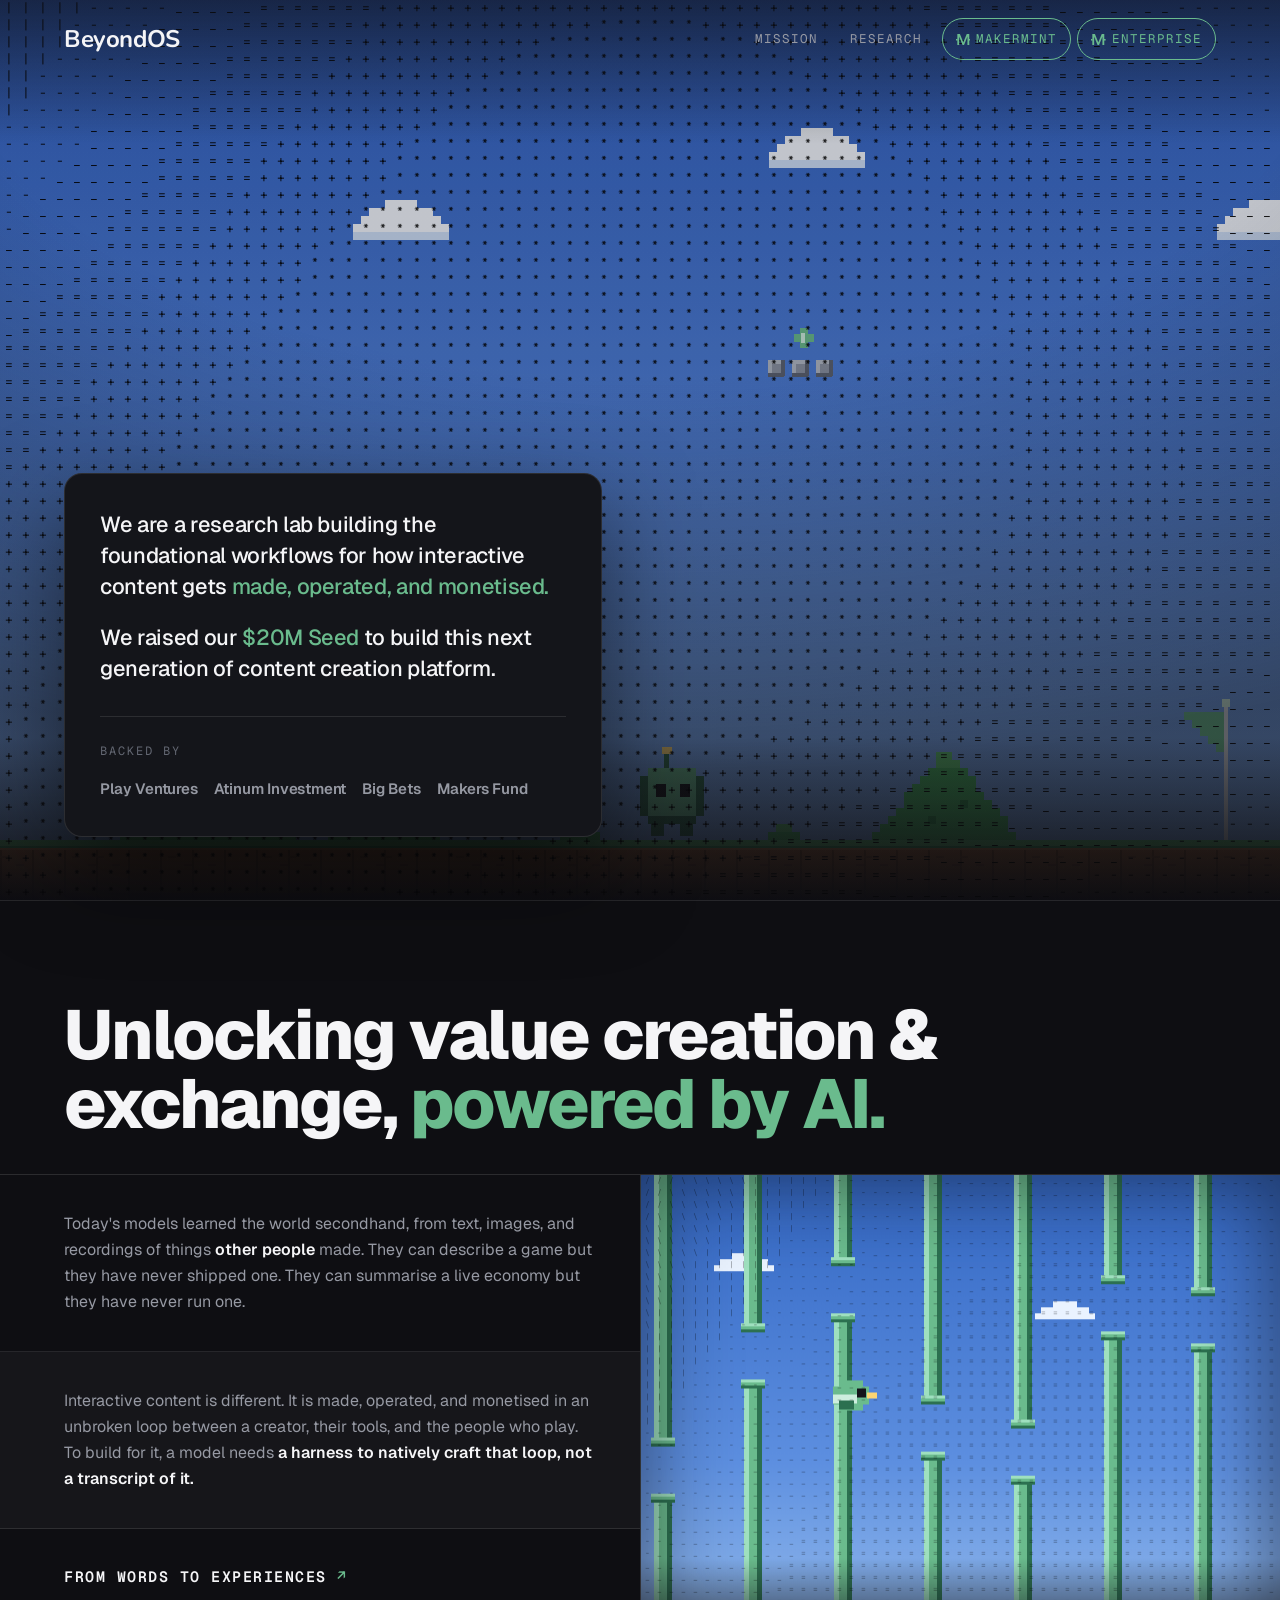
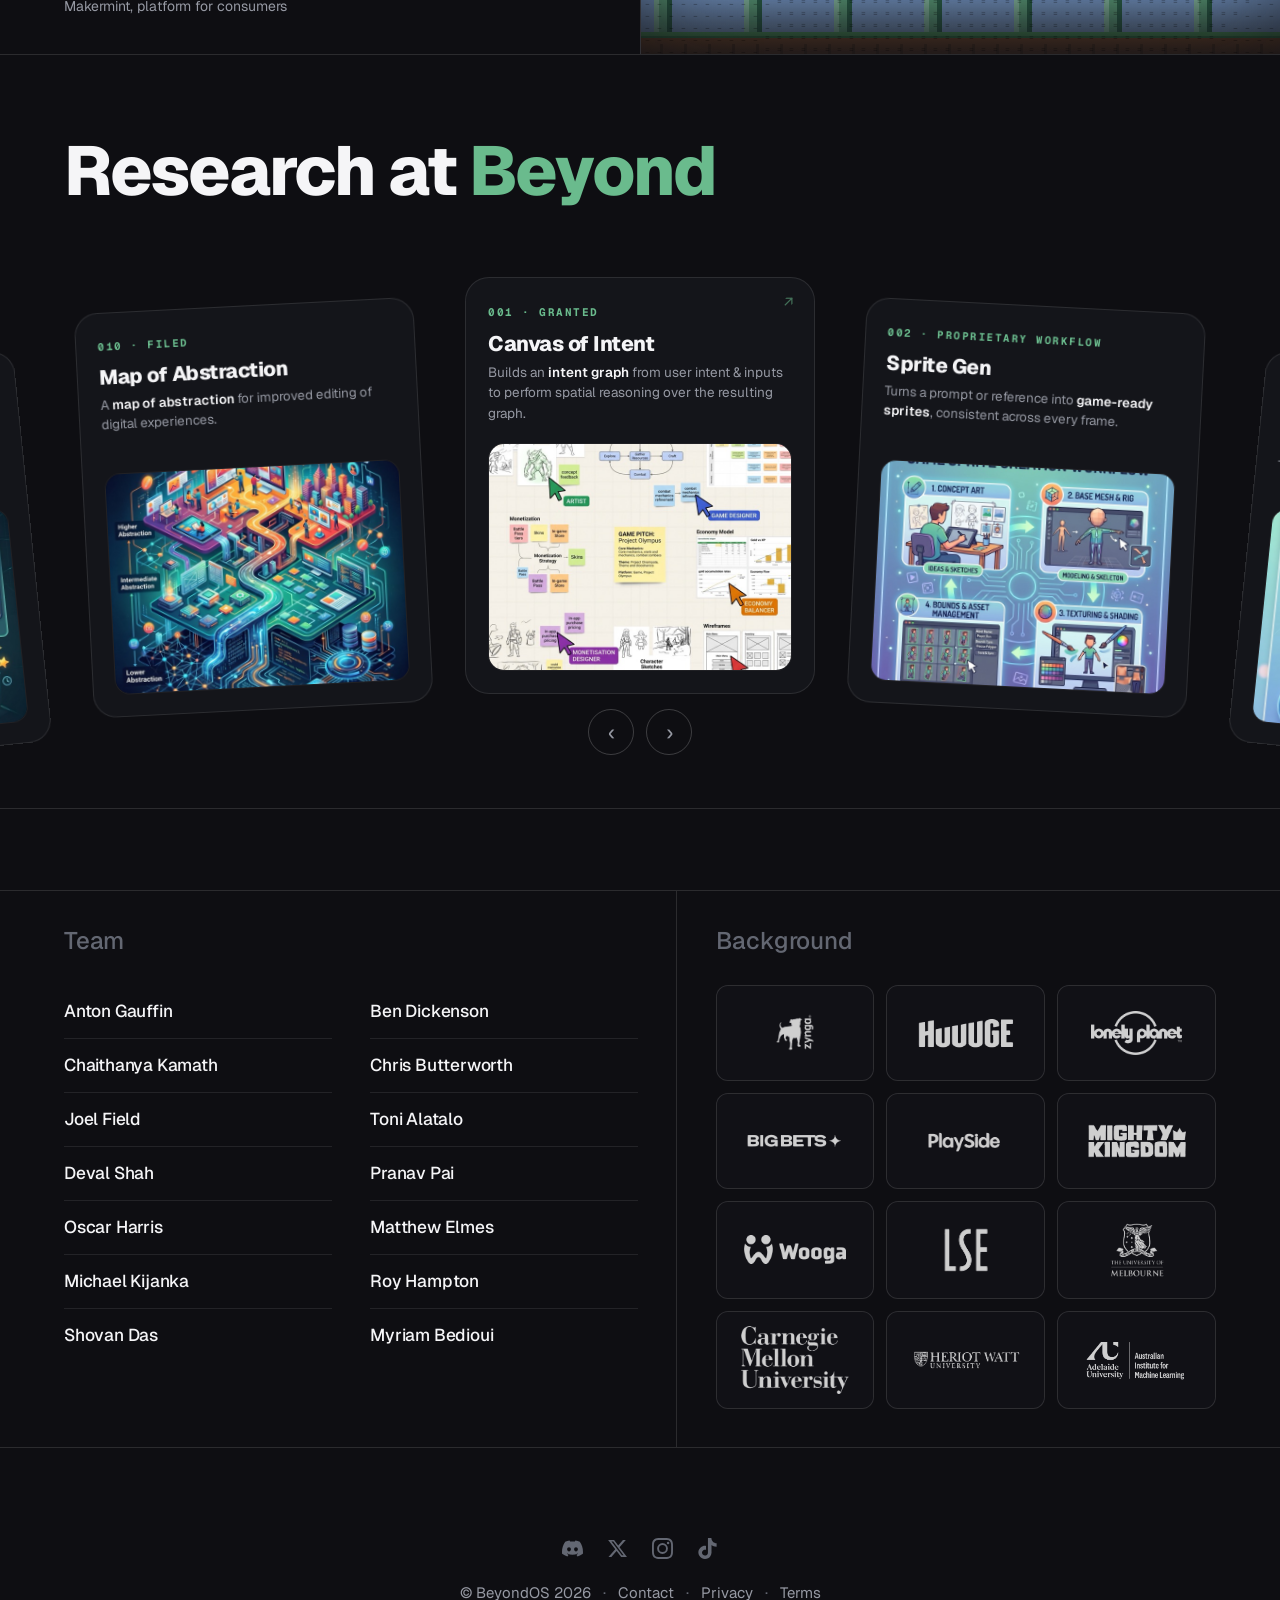
<file: index.html>
<!doctype html>
<html lang="en" data-mode="dark">
<head>
<meta charset="utf-8" />
<meta name="viewport" content="width=device-width, initial-scale=1.0, viewport-fit=cover" />
<title>BeyondOS | AI Entertainment</title>
<meta name="description" content="BeyondOS is an AI research lab building the foundational workflows for game development, live operations, and interactive content." />
<link rel="icon" type="image/svg+xml" href="assets/beyond-logo-b.svg" />
<link rel="icon" href="assets/favicon.ico" sizes="any" />

<!-- Social / Open Graph -->
<meta property="og:type" content="website" />
<meta property="og:title" content="BeyondOS | AI Entertainment" />
<meta property="og:description" content="BeyondOS is an AI research lab building the foundational workflows for how interactive content gets made, operated, and monetised." />
<meta property="og:url" content="https://imagedesignai.github.io/beyondos-lab/" />
<meta property="og:image" content="https://imagedesignai.github.io/beyondos-lab/assets/og-image.png" />
<meta property="og:image:width" content="1200" />
<meta property="og:image:height" content="630" />
<meta name="twitter:card" content="summary_large_image" />
<meta name="twitter:image" content="https://imagedesignai.github.io/beyondos-lab/assets/og-image.png" />

<!-- Design system tokens (Makermint: Geist / Geist Mono, mint palette) -->
<link rel="stylesheet" href="css/tokens.css" />
<!-- Page styles -->
<link rel="stylesheet" href="css/lab.css" />

<!-- Nunito for the "Beyond" brand wordmark -->
<link rel="preconnect" href="https://fonts.googleapis.com" />
<link rel="preconnect" href="https://fonts.gstatic.com" crossorigin />
<link href="https://fonts.googleapis.com/css2?family=Nunito:wght@700;800&display=swap" rel="stylesheet" />
</head>
<body>
  <canvas id="hero-scene"></canvas>
  <canvas id="field"></canvas>
  <div class="veil"></div>

  <!-- ───── TOP CHROME ───── -->
  <header class="chrome" data-stuck="0">
    <a class="brand" href="#top">BeyondOS</a>
    <nav class="tabs" id="tabs">
      <a class="tab" href="#mission">Mission</a>
      <a class="tab" href="#patents">Research</a>
      <span class="tabs-break" aria-hidden="true"></span>
      <a class="pill" href="https://www.makermint.com" target="_blank" rel="noopener">
        <svg class="mlogo" viewBox="0 0 145 109" aria-hidden="true"><path d="M13.1294 108.809V0H38.7988L64.159 61.244C66.2208 66.1146 67.8702 70.3115 69.1073 73.8348C70.3444 77.3582 71.2207 80.0525 71.7361 81.9178C72.2516 83.7831 72.5093 84.7158 72.5093 84.7158C72.5093 84.7158 72.767 83.7831 73.2825 81.9178C73.901 80.0525 74.8288 77.3582 76.0659 73.8348C77.4061 70.3115 79.0555 66.1146 81.0142 61.244L106.529 0H131.58V108.809H113.333V49.275C113.333 43.99 113.385 39.4822 113.488 35.7516C113.591 32.021 113.694 29.1712 113.797 27.2023C113.9 25.1297 113.952 24.0935 113.952 24.0935C113.952 24.0935 113.591 25.0779 112.869 27.0469C112.251 28.9122 111.271 31.6065 109.931 35.1298C108.591 38.5496 106.89 42.6947 104.828 47.5652L79.6225 108.809H65.0868L39.8813 47.7206C37.8195 42.7465 36.1185 38.5496 34.7783 35.1298C33.5412 31.7101 32.5619 29.0676 31.8403 27.2023C31.2217 25.2334 30.9124 24.2489 30.9124 24.2489C30.9124 24.2489 30.964 25.2852 31.0671 27.3578C31.1702 29.3267 31.2217 32.1764 31.2217 35.907C31.3248 39.6376 31.3763 44.1455 31.3763 49.4305V108.809H13.1294Z" fill="currentColor"></path><path d="M0 49.3066H15.7049V65.0115H0V49.3066Z" fill="currentColor"></path><path d="M127.52 49.3066H144.969V65.0115H127.52V49.3066Z" fill="currentColor"></path></svg>
        Makermint
      </a>
      <a class="pill" href="#" data-tab="enterprise">
        <svg class="mlogo" viewBox="0 0 145 109" aria-hidden="true"><path d="M13.1294 108.809V0H38.7988L64.159 61.244C66.2208 66.1146 67.8702 70.3115 69.1073 73.8348C70.3444 77.3582 71.2207 80.0525 71.7361 81.9178C72.2516 83.7831 72.5093 84.7158 72.5093 84.7158C72.5093 84.7158 72.767 83.7831 73.2825 81.9178C73.901 80.0525 74.8288 77.3582 76.0659 73.8348C77.4061 70.3115 79.0555 66.1146 81.0142 61.244L106.529 0H131.58V108.809H113.333V49.275C113.333 43.99 113.385 39.4822 113.488 35.7516C113.591 32.021 113.694 29.1712 113.797 27.2023C113.9 25.1297 113.952 24.0935 113.952 24.0935C113.952 24.0935 113.591 25.0779 112.869 27.0469C112.251 28.9122 111.271 31.6065 109.931 35.1298C108.591 38.5496 106.89 42.6947 104.828 47.5652L79.6225 108.809H65.0868L39.8813 47.7206C37.8195 42.7465 36.1185 38.5496 34.7783 35.1298C33.5412 31.7101 32.5619 29.0676 31.8403 27.2023C31.2217 25.2334 30.9124 24.2489 30.9124 24.2489C30.9124 24.2489 30.964 25.2852 31.0671 27.3578C31.1702 29.3267 31.2217 32.1764 31.2217 35.907C31.3248 39.6376 31.3763 44.1455 31.3763 49.4305V108.809H13.1294Z" fill="currentColor"></path><path d="M0 49.3066H15.7049V65.0115H0V49.3066Z" fill="currentColor"></path><path d="M127.52 49.3066H144.969V65.0115H127.52V49.3066Z" fill="currentColor"></path></svg>
        Enterprise
      </a>
    </nav>
  </header>

  <div class="shell" id="top">

    <!-- ───── HERO ───── -->
    <section class="hero">
      <div class="hero-card">
        <p class="hc-text">We are a research lab building the foundational workflows for how interactive content gets <span class="mint">made, operated, and monetised.</span></p>
        <p class="hc-text">We raised our <span class="mint">$20M Seed</span> to build this next generation of content creation platform.</p>
        <div class="hc-investors">
          <span class="lbl">Backed by</span>
          <div class="logos">
            <a class="slot" href="https://www.playventures.vc" target="_blank" rel="noopener">Play Ventures</a>
            <a class="slot" href="https://www.atinuminvest.co.kr/en/home-en" target="_blank" rel="noopener">Atinum Investment</a>
            <a class="slot" href="https://bigbets.vc" target="_blank" rel="noopener">Big Bets</a>
            <a class="slot" href="https://www.makersfund.com" target="_blank" rel="noopener">Makers Fund</a>
          </div>
        </div>
      </div>
    </section>

    <hr class="hairline" />

    <!-- ───── MISSION ───── -->
    <section class="sec mission-sec" id="mission">
      <div class="mission-head">
        <h2 class="mission-title">Unlocking value creation &amp; exchange, <span class="mint">powered by AI.</span></h2>
      </div>
      <div class="mission-split">
        <div class="mission-text">
          <div class="mrow">
            <p class="body">
              Today's models learned the world secondhand, from text, images, and recordings of things
              <strong>other people</strong> made. They can describe a game but they have never shipped one. They can
              summarise a live economy but they have never run one.
            </p>
          </div>
          <div class="mrow hl">
            <p class="body">
              Interactive content is different. It is made, operated, and monetised in an unbroken loop between a
              creator, their tools, and the people who play. To build for it, a model needs
              <strong>a harness to natively craft that loop, not a transcript of it.</strong>
            </p>
          </div>
          <a class="mrow mlink" href="https://www.makermint.com" target="_blank" rel="noopener">
            <span class="ml-t">From Words to Experiences <span class="arr">↗</span></span>
            <span class="ml-s">Makermint, platform for consumers</span>
          </a>
        </div>
        <div class="mission-art">
          <canvas id="mission-scene"></canvas>
          <canvas id="mission-field"></canvas>
        </div>
      </div>
    </section>

    <!-- ───── PATENTS ───── -->
    <section class="patents-sec" id="patents">
      <div class="patents-head">
        <h2 class="patents-title">Research at <span class="mint">Beyond</span></h2>
      </div>
      <div class="patents-list">
        <div class="pcards">

          <a class="pcard pcard--link" href="assets/beyond-001-us-patent.pdf" target="_blank" rel="noopener" title="View the granted patent (PDF, opens in a new tab)">
            <span class="pcard__open" aria-hidden="true">↗</span>
            <div class="pcard__step">001 · Granted</div>
            <h3 class="pcard__title">Canvas of Intent</h3>
            <p class="pcard__desc">Builds an <span class="em">intent graph</span> from user intent &amp; inputs to perform spatial reasoning over the resulting graph.</p>
            <div class="pcard__stage">
              <img class="pcard__img" src="assets/cards/canvas-of-intent.jpg" alt="Canvas of Intent" loading="lazy" />
            </div>
          </a>

          <article class="pcard">
            <div class="pcard__step">002 · Proprietary Workflow</div>
            <h3 class="pcard__title">Sprite Gen</h3>
            <p class="pcard__desc">Turns a prompt or reference into <span class="em">game-ready sprites</span>, consistent across every frame.</p>
            <div class="pcard__stage">
              <img class="pcard__img" src="assets/cards/sprite-generation.jpg" alt="Sprite generation workflow" loading="lazy" />
            </div>
          </article>

          <article class="pcard">
            <div class="pcard__step">003 · Proprietary Workflow</div>
            <h3 class="pcard__title">Animation Gen</h3>
            <p class="pcard__desc">Brings sprites to life with <span class="em">real-time animations</span> — idles, walks, and actions.</p>
            <div class="pcard__stage">
              <img class="pcard__img" src="assets/cards/animation-gen.jpg" alt="Animation generation workflow" loading="lazy" />
            </div>
          </article>

          <article class="pcard">
            <div class="pcard__step">004 · Proprietary Workflow</div>
            <h3 class="pcard__title">Game Dev Gen</h3>
            <p class="pcard__desc">Generates <span class="em">playable game logic</span>, scenes, and mechanics straight from intent.</p>
            <div class="pcard__stage">
              <img class="pcard__img" src="assets/cards/game-dev-gen.jpg" alt="Game developer agent" loading="lazy" />
            </div>
          </article>

          <article class="pcard">
            <div class="pcard__step">005 · Distilled Skill</div>
            <h3 class="pcard__title">Game Design Agents</h3>
            <p class="pcard__desc">Agents that propose mechanics and <span class="em">balance levels &amp; economies</span> as you iterate.</p>
            <div class="pcard__stage">
              <img class="pcard__img" src="assets/cards/game-design-agents.jpg" alt="Game design agent" loading="lazy" />
            </div>
          </article>

          <article class="pcard">
            <div class="pcard__step">006 · Distilled Skill</div>
            <h3 class="pcard__title">Monetisation Agents</h3>
            <p class="pcard__desc">Tune <span class="em">live-ops, pricing &amp; reward loops</span> that monetise without hurting play.</p>
            <div class="pcard__stage">
              <img class="pcard__img" src="assets/cards/monetisation-agents.jpg" alt="Monetisation agent" loading="lazy" />
            </div>
          </article>

          <article class="pcard">
            <div class="pcard__step">007 · Distilled Skill</div>
            <h3 class="pcard__title">Game Studio Orchestrator</h3>
            <p class="pcard__desc">Coordinates every agent into one <span class="em">end-to-end game studio</span> pipeline.</p>
            <div class="pcard__stage">
              <img class="pcard__img" src="assets/cards/game-studio-orchestrator.jpg" alt="Game studio orchestrator" loading="lazy" />
            </div>
          </article>

          <article class="pcard">
            <div class="pcard__step">008 · Filed</div>
            <h3 class="pcard__title">Digital Scarcity</h3>
            <p class="pcard__desc">Method and system for <span class="em">managing the digital scarcity</span> of digital experiences.</p>
            <div class="pcard__stage">
              <img class="pcard__img" src="assets/cards/digital-scarcity.jpg" alt="Digital Scarcity" loading="lazy" />
            </div>
          </article>

          <article class="pcard">
            <div class="pcard__step">009 · Filed</div>
            <h3 class="pcard__title">Inferred Intent Processing</h3>
            <p class="pcard__desc">Method and system for <span class="em">optimising digital outputs</span> via inferred intent processing.</p>
            <div class="pcard__stage">
              <img class="pcard__img" src="assets/cards/inferred-intent-processing.jpg" alt="Inferred Intent Processing" loading="lazy" />
            </div>
          </article>

          <article class="pcard">
            <div class="pcard__step">010 · Filed</div>
            <h3 class="pcard__title">Map of Abstraction</h3>
            <p class="pcard__desc">A <span class="em">map of abstraction</span> for improved editing of digital experiences.</p>
            <div class="pcard__stage">
              <img class="pcard__img" src="assets/cards/map-of-abstraction.jpg" alt="Map of Abstraction" loading="lazy" />
            </div>
          </article>

        </div>
        <div class="pcards-nav">
          <button class="pnav" data-dir="-1" aria-label="Previous cards">‹</button>
          <button class="pnav" data-dir="1" aria-label="Next cards">›</button>
        </div>
      </div>
    </section>

    <!-- ───── TEAM ───── -->
    <section class="sec team-sec" id="team">
      <div class="team-split">
        <div class="team-col team-people">
          <p class="col-label">Team</p>
          <div class="team-list">
            <div class="team-member"><span class="nm">Anton Gauffin</span></div>
            <div class="team-member"><span class="nm">Ben Dickenson</span></div>
            <div class="team-member"><span class="nm">Chaithanya Kamath</span></div>
            <div class="team-member"><span class="nm">Chris Butterworth</span></div>
            <div class="team-member"><span class="nm">Joel Field</span></div>
            <div class="team-member"><span class="nm">Toni Alatalo</span></div>
            <div class="team-member"><span class="nm">Deval Shah</span></div>
            <div class="team-member"><span class="nm">Pranav Pai</span></div>
            <div class="team-member"><span class="nm">Oscar Harris</span></div>
            <div class="team-member"><span class="nm">Matthew Elmes</span></div>
            <div class="team-member"><span class="nm">Michael Kijanka</span></div>
            <div class="team-member"><span class="nm">Roy Hampton</span></div>
            <div class="team-member"><span class="nm">Shovan Das</span></div>
            <div class="team-member"><span class="nm">Myriam Bedioui</span></div>
          </div>
        </div>
        <div class="team-col team-bg">
          <p class="col-label">Background</p>
          <div class="bg-grid">
            <span class="bg-slot"><img src="assets/logos/company_logo_2.png" alt="" loading="lazy" /></span>
            <span class="bg-slot"><img src="assets/logos/company_logo_3.png" alt="" loading="lazy" /></span>
            <span class="bg-slot"><img src="assets/logos/company_logo_4.png" alt="" loading="lazy" /></span>
            <span class="bg-slot"><img src="assets/logos/company_logo_5.png" alt="" loading="lazy" /></span>
            <span class="bg-slot"><img src="assets/logos/company_logo_6.png" alt="" loading="lazy" /></span>
            <span class="bg-slot"><img src="assets/logos/company_logo_7.png" alt="" loading="lazy" /></span>
            <span class="bg-slot"><img src="assets/logos/company_logo_8.png" alt="" loading="lazy" /></span>
            <span class="bg-slot"><img class="tall" src="assets/logos/University_Logo_1.png" alt="" loading="lazy" /></span>
            <span class="bg-slot"><img class="tall" src="assets/logos/University_Logo_2.png" alt="" loading="lazy" /></span>
            <span class="bg-slot"><img class="tall" src="assets/logos/University_Logo_3.png" alt="" loading="lazy" /></span>
            <span class="bg-slot"><img class="tall" src="assets/logos/University_Logo_4.png" alt="" loading="lazy" /></span>
            <span class="bg-slot"><img class="tall" src="assets/logos/University_Logo_5.png" alt="" loading="lazy" /></span>
          </div>
        </div>
      </div>
    </section>

    <!-- ───── FOOTER ───── -->
    <footer class="foot-min">
      <div class="wrap">
        <div class="foot-icons">
          <a href="https://discord.com/invite/kEk3r2C4Hj" target="_blank" rel="noopener" aria-label="Discord"><svg viewBox="0 0 24 24"><path d="M20.317 4.369a19.79 19.79 0 0 0-4.885-1.515.074.074 0 0 0-.079.037c-.21.375-.444.864-.608 1.25a18.27 18.27 0 0 0-5.487 0 12.6 12.6 0 0 0-.617-1.25.077.077 0 0 0-.079-.037A19.736 19.736 0 0 0 3.677 4.37a.07.07 0 0 0-.032.027C.533 9.046-.32 13.58.099 18.057a.082.082 0 0 0 .031.057 19.9 19.9 0 0 0 5.993 3.03.078.078 0 0 0 .084-.028 14.09 14.09 0 0 0 1.226-1.994.076.076 0 0 0-.041-.106 13.1 13.1 0 0 1-1.872-.892.077.077 0 0 1-.008-.128 10.2 10.2 0 0 0 .372-.291.074.074 0 0 1 .077-.01c3.928 1.793 8.18 1.793 12.062 0a.074.074 0 0 1 .078.01c.12.099.246.197.372.291a.077.077 0 0 1-.006.127 12.3 12.3 0 0 1-1.873.892.077.077 0 0 0-.041.107c.36.698.772 1.362 1.225 1.993a.076.076 0 0 0 .084.028 19.84 19.84 0 0 0 6.002-3.03.077.077 0 0 0 .032-.054c.5-5.177-.838-9.674-3.549-13.66a.061.061 0 0 0-.031-.03zM8.02 15.33c-1.183 0-2.157-1.085-2.157-2.419 0-1.333.956-2.419 2.157-2.419 1.21 0 2.176 1.096 2.157 2.42 0 1.333-.956 2.418-2.157 2.418zm7.975 0c-1.183 0-2.157-1.085-2.157-2.419 0-1.333.955-2.419 2.157-2.419 1.21 0 2.176 1.096 2.157 2.42 0 1.333-.946 2.418-2.157 2.418z"/></svg></a>
          <a href="https://x.com/MakermintStudio" target="_blank" rel="noopener" aria-label="X"><svg viewBox="0 0 24 24"><path d="M18.244 2.25h3.308l-7.227 8.26 8.502 11.24H16.17l-5.214-6.817L4.99 21.75H1.68l7.73-8.835L1.254 2.25H8.08l4.713 6.231zm-1.161 17.52h1.833L7.084 4.126H5.117z"/></svg></a>
          <a href="https://instagram.com/makermint_studio" target="_blank" rel="noopener" aria-label="Instagram"><svg viewBox="0 0 24 24"><path d="M12 2.163c3.204 0 3.584.012 4.85.07 3.252.148 4.771 1.691 4.919 4.919.058 1.265.069 1.645.069 4.849 0 3.205-.012 3.584-.069 4.849-.149 3.225-1.664 4.771-4.919 4.919-1.266.058-1.644.07-4.85.07-3.204 0-3.584-.012-4.849-.07-3.26-.149-4.771-1.699-4.919-4.92-.058-1.265-.07-1.644-.07-4.849 0-3.204.013-3.583.07-4.849.149-3.227 1.664-4.771 4.919-4.919 1.266-.057 1.645-.069 4.849-.069zM12 0C8.741 0 8.333.014 7.053.072 2.695.272.273 2.69.073 7.052.014 8.333 0 8.741 0 12c0 3.259.014 3.668.072 4.948.2 4.358 2.618 6.78 6.98 6.98C8.333 23.986 8.741 24 12 24c3.259 0 3.668-.014 4.948-.072 4.354-.2 6.782-2.618 6.979-6.98.059-1.28.073-1.689.073-4.948 0-3.259-.014-3.667-.072-4.947-.196-4.354-2.617-6.78-6.979-6.98C15.668.014 15.259 0 12 0zm0 5.838a6.162 6.162 0 100 12.324 6.162 6.162 0 000-12.324zM12 16a4 4 0 110-8 4 4 0 010 8zm6.406-11.845a1.44 1.44 0 100 2.881 1.44 1.44 0 000-2.881z"/></svg></a>
          <a href="https://tiktok.com/@makermint_studio" target="_blank" rel="noopener" aria-label="TikTok"><svg viewBox="0 0 24 24"><path d="M12.525.02c1.31-.02 2.61-.01 3.91-.02.08 1.53.63 3.09 1.75 4.17 1.12 1.11 2.7 1.62 4.24 1.79v4.03c-1.44-.05-2.89-.35-4.2-.97-.57-.26-1.1-.59-1.62-.93-.01 2.92.01 5.84-.02 8.75-.08 1.4-.54 2.79-1.35 3.94-1.31 1.92-3.58 3.17-5.91 3.21-1.43.08-2.86-.31-4.08-1.03-2.02-1.19-3.44-3.37-3.65-5.71-.02-.5-.03-1-.01-1.49.18-1.9 1.12-3.72 2.58-4.96 1.66-1.44 3.98-2.13 6.15-1.72.02 1.48-.04 2.96-.04 4.44-.99-.32-2.15-.23-3.02.37-.63.41-1.11 1.04-1.36 1.75-.21.51-.15 1.07-.14 1.61.24 1.64 1.82 3.02 3.5 2.87 1.12-.01 2.19-.66 2.77-1.61.19-.33.4-.67.41-1.06.1-1.79.06-3.57.07-5.36.01-4.03-.01-8.05.02-12.07z"/></svg></a>
        </div>
        <div class="foot-legal">
          <span>© BeyondOS 2026</span>
          <span class="sep">·</span>
          <a href="mailto:support@beyondlabs.net">Contact</a>
          <span class="sep">·</span>
          <a href="privacy.html">Privacy</a>
          <span class="sep">·</span>
          <a href="terms.html">Terms</a>
        </div>
      </div>
    </footer>

  </div>

  <!-- toast -->
  <div id="toast" class="toast" role="status" aria-live="polite"><span class="dot"></span><span class="toast__msg"></span></div>

  <script src="js/beyond-scene.js"></script>
  <script src="js/beyond-flappy.js"></script>
  <script src="js/beyond-field.js"></script>
  <script src="js/main.js"></script>
</body>
</html>
</file>
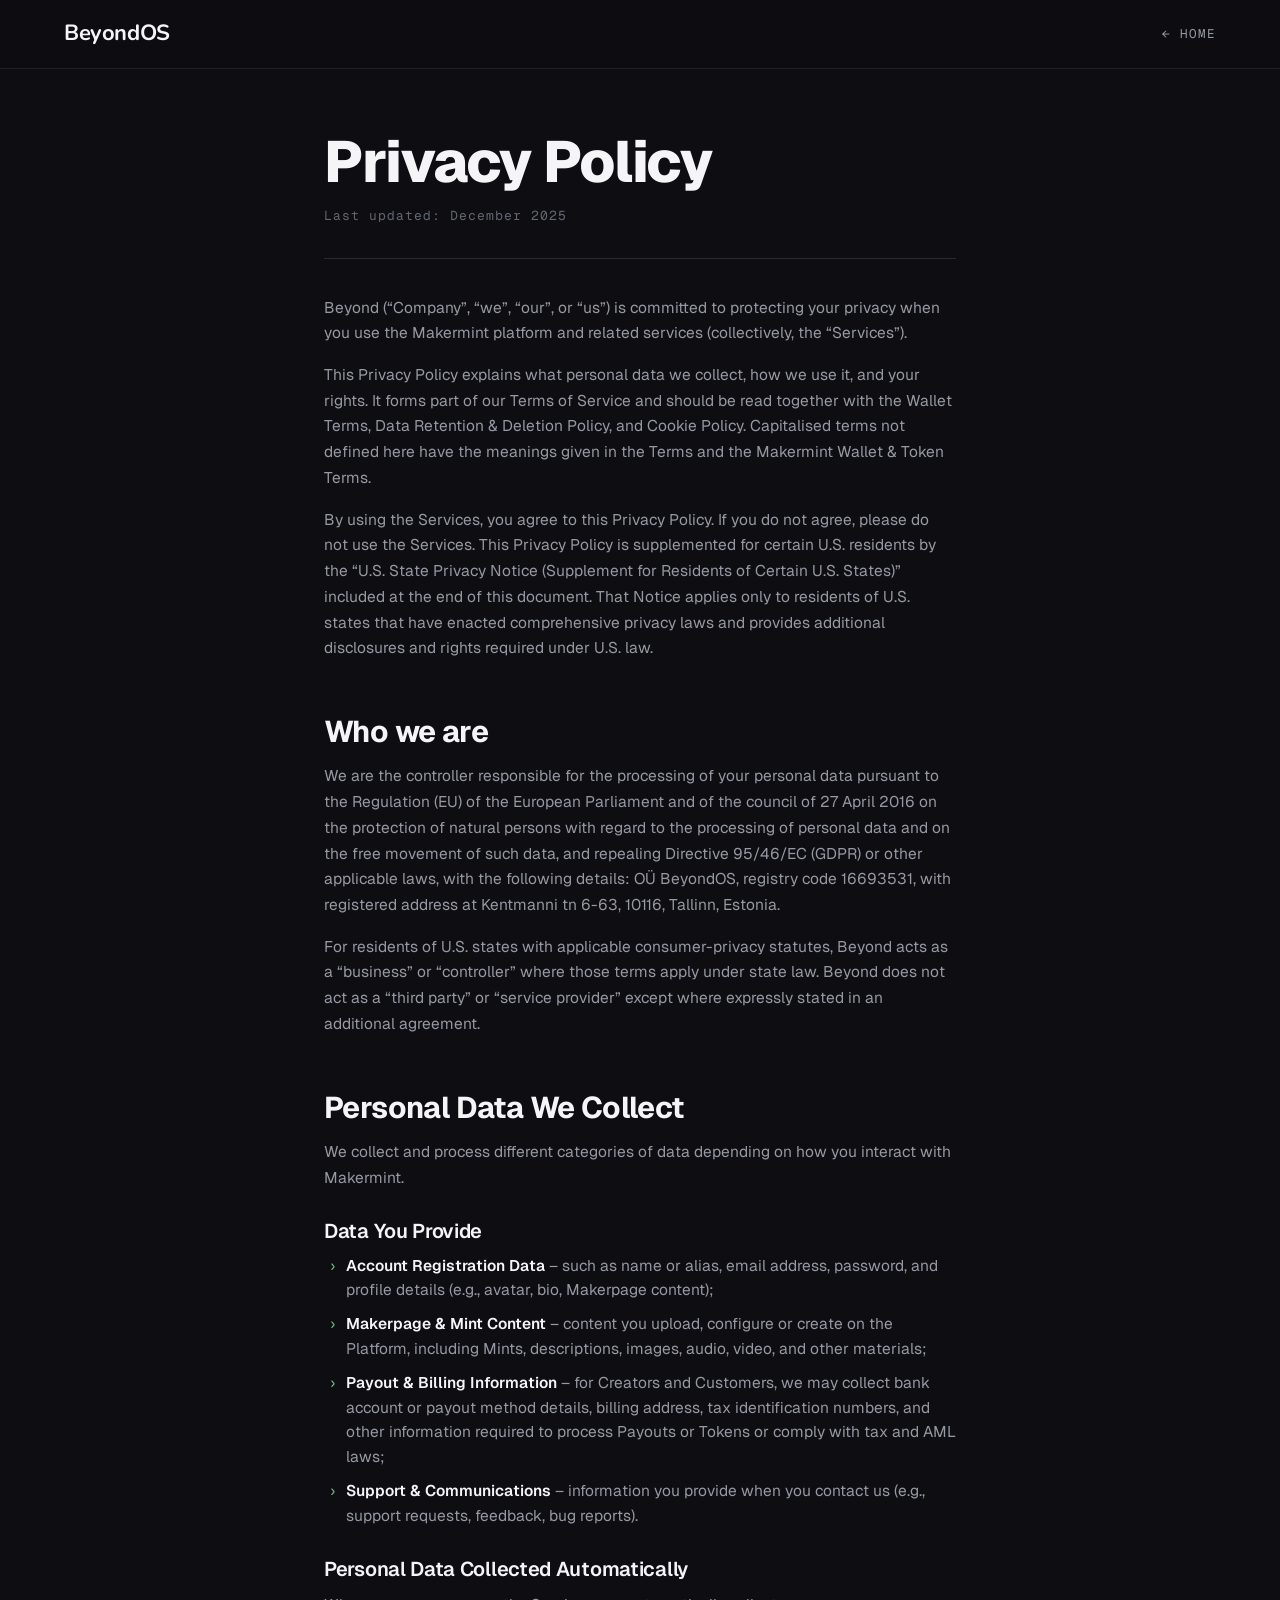
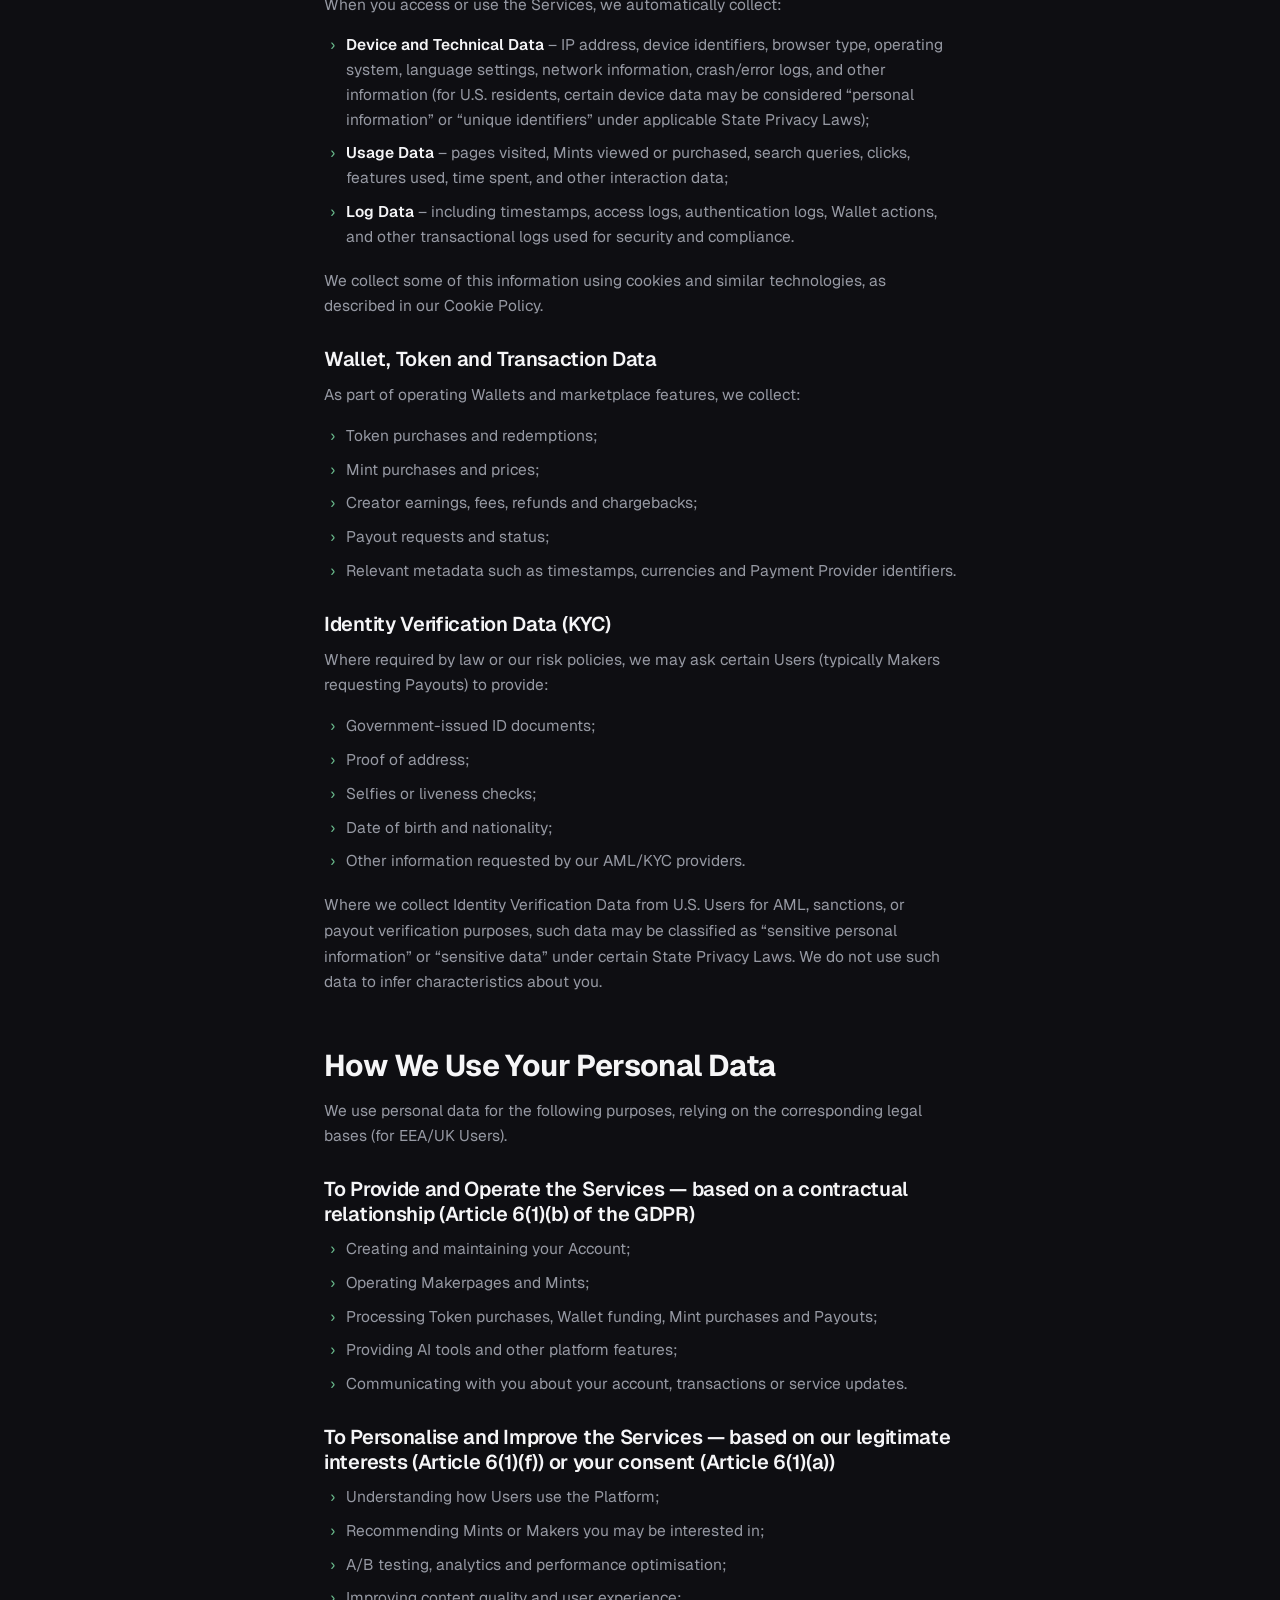
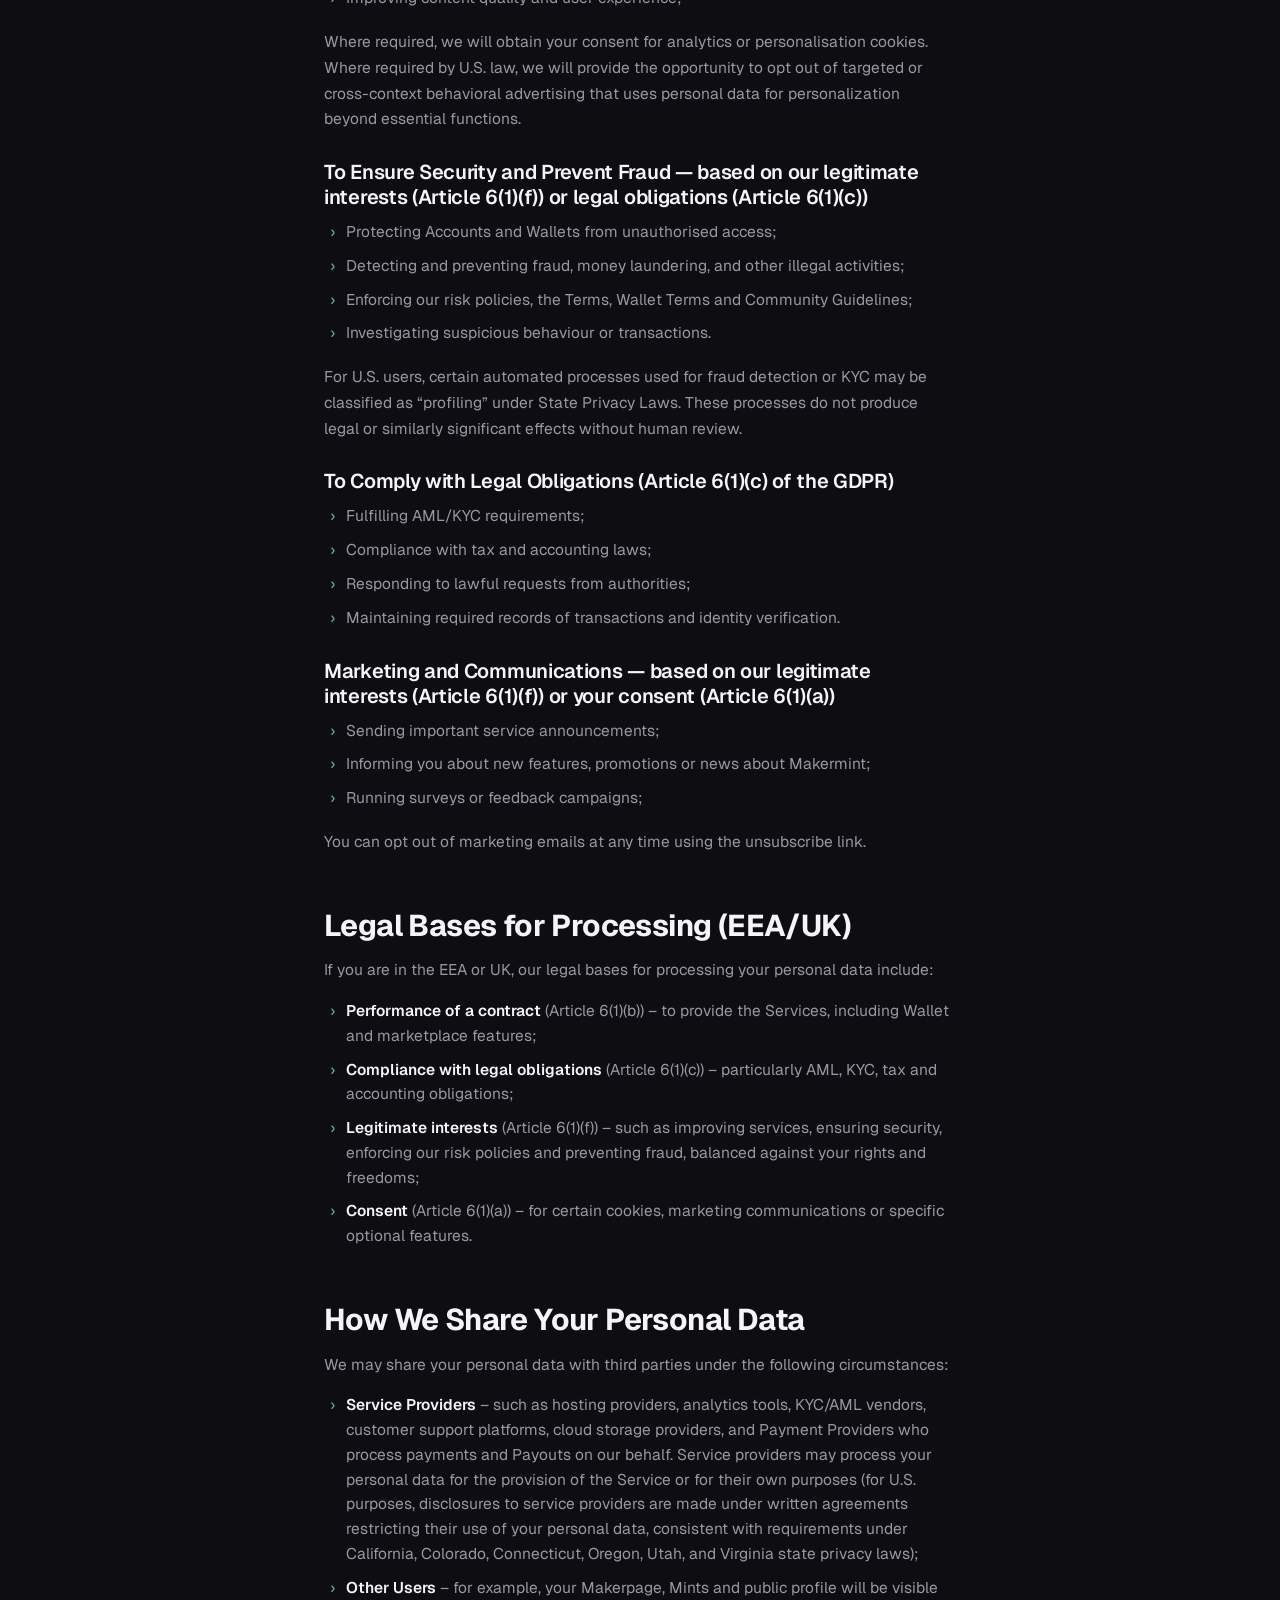
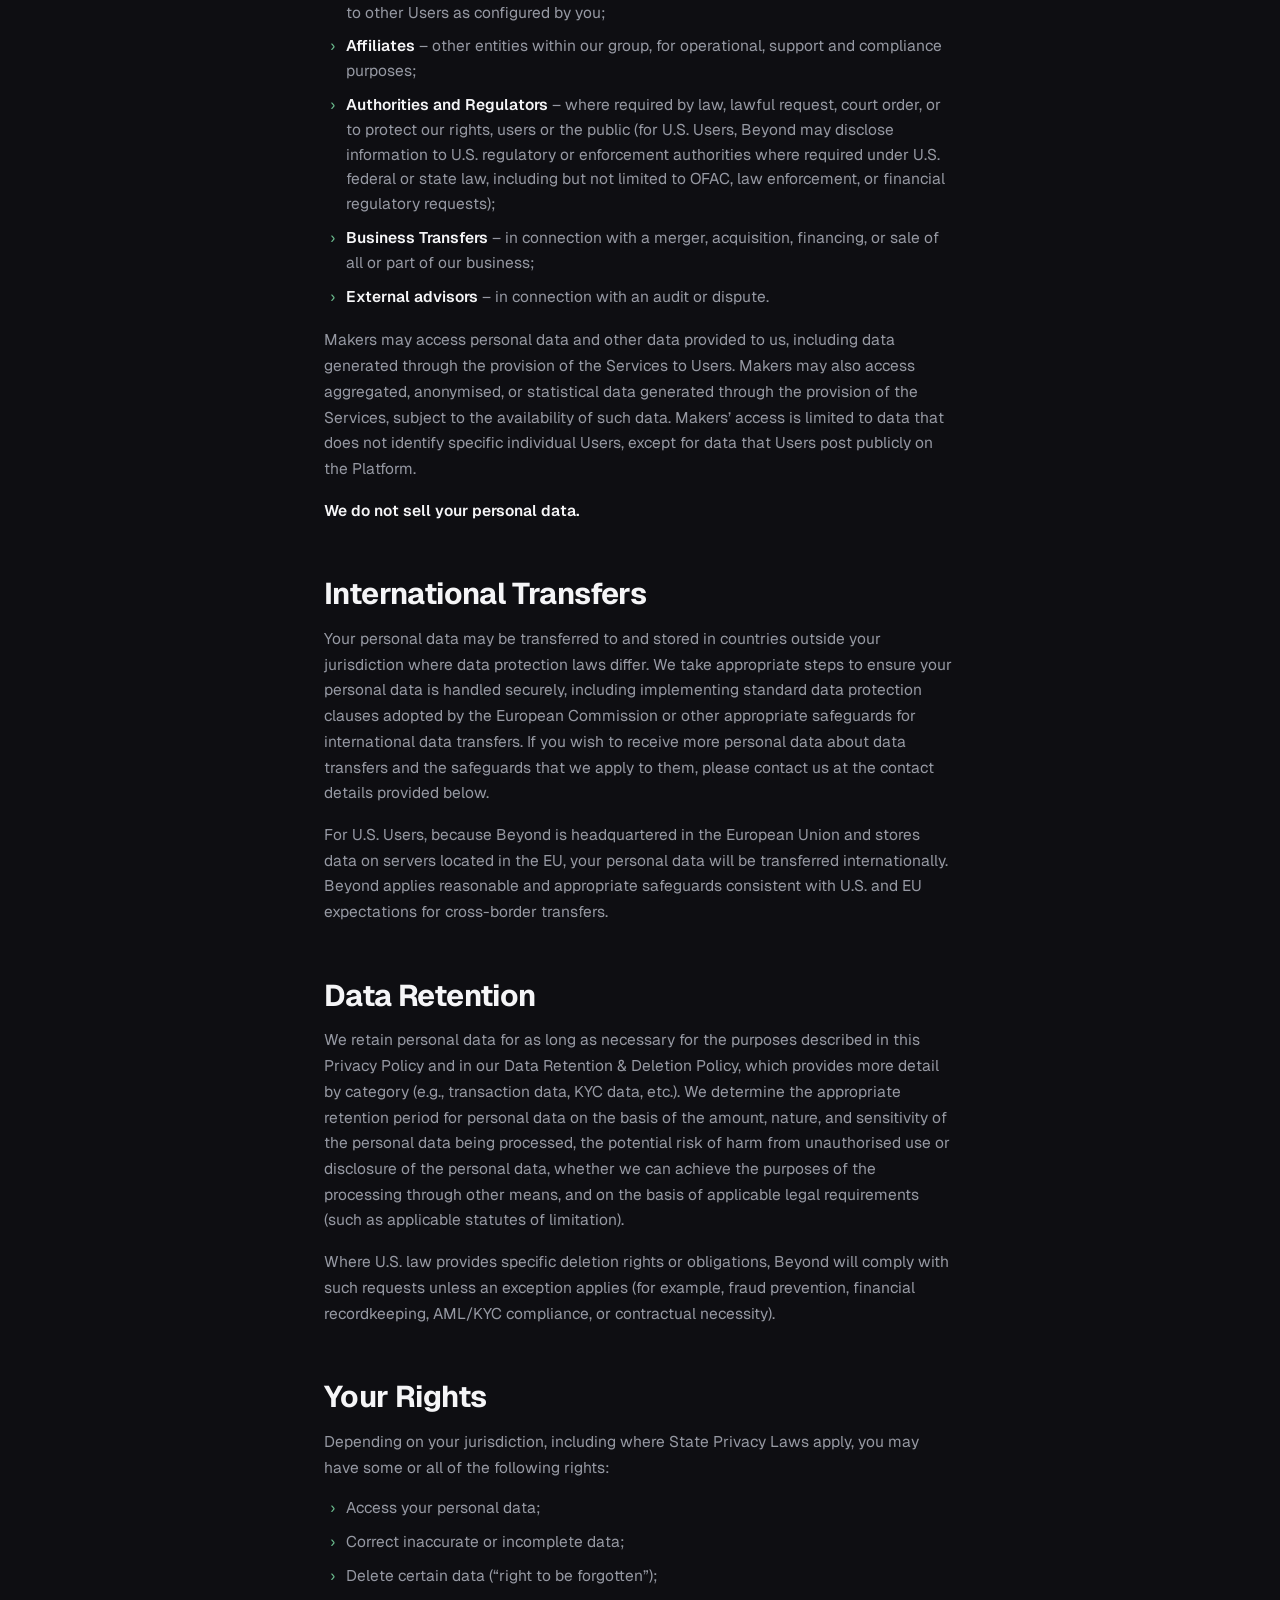
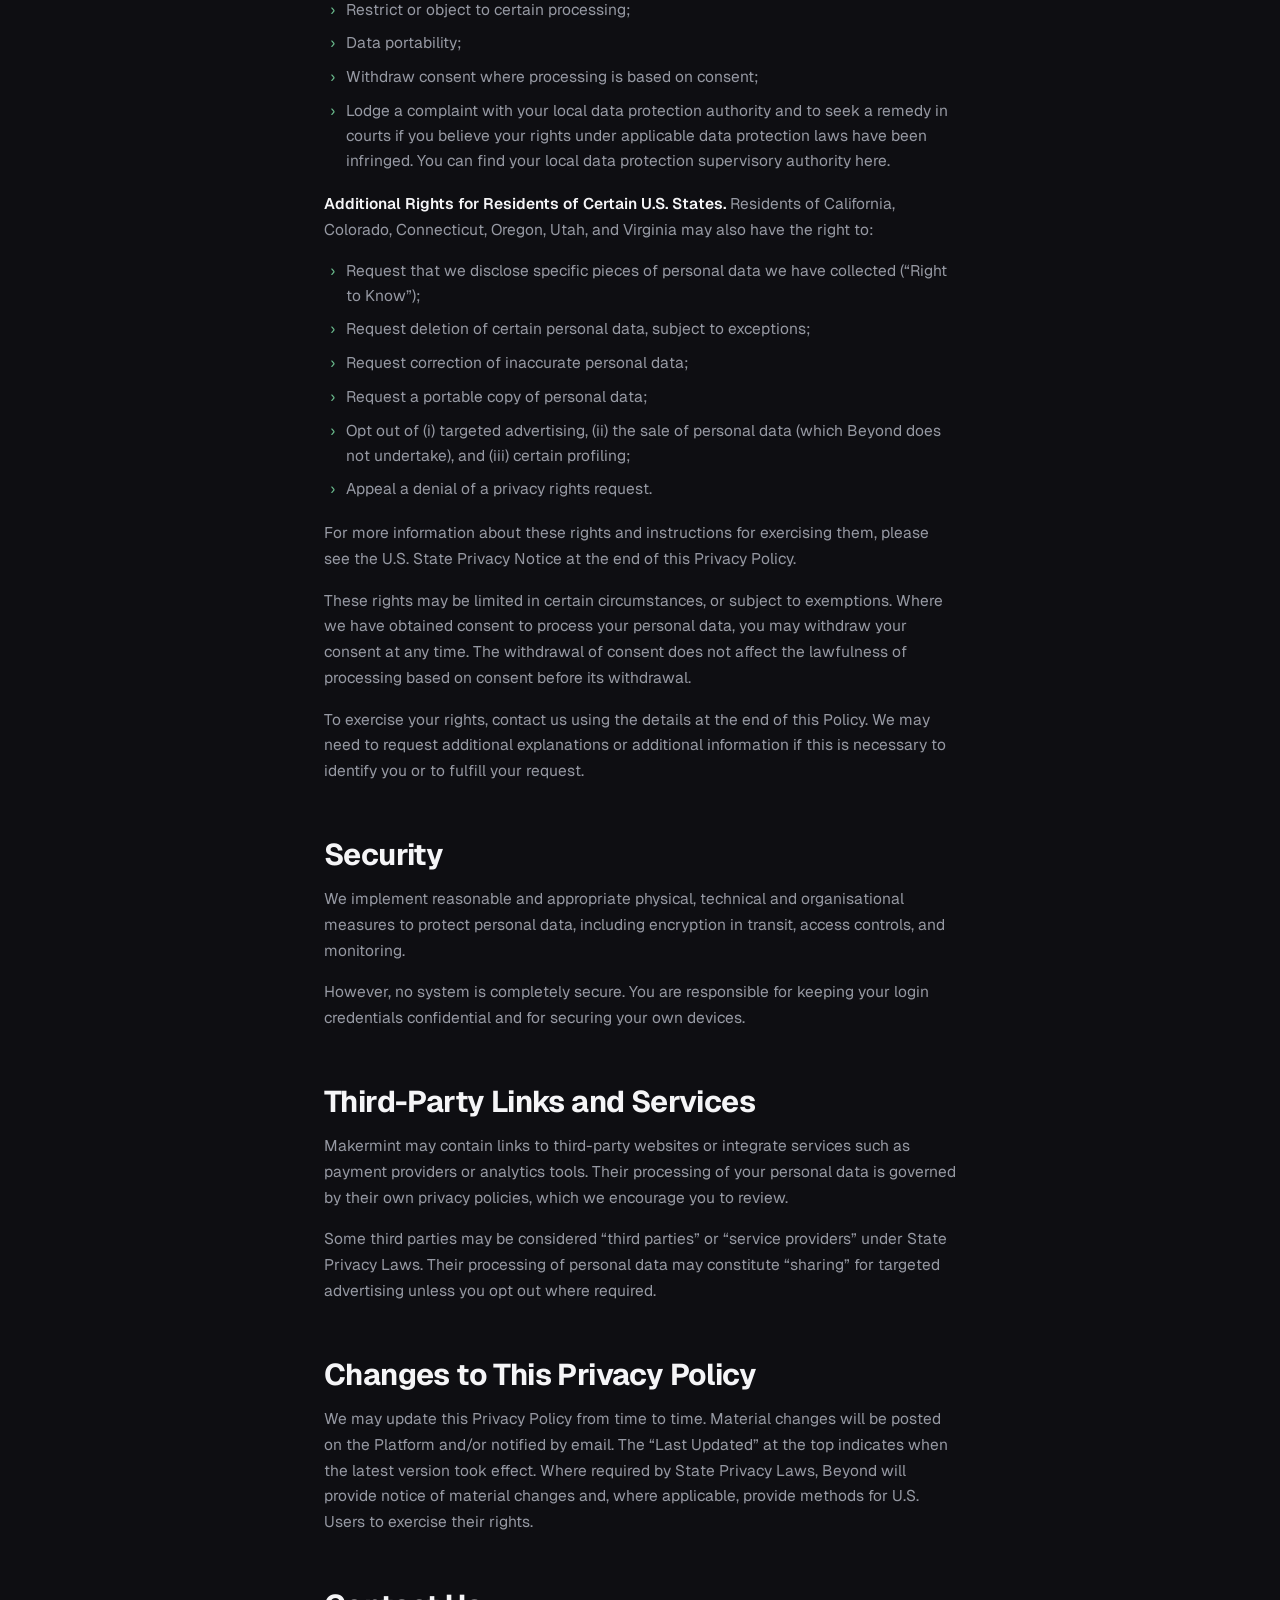
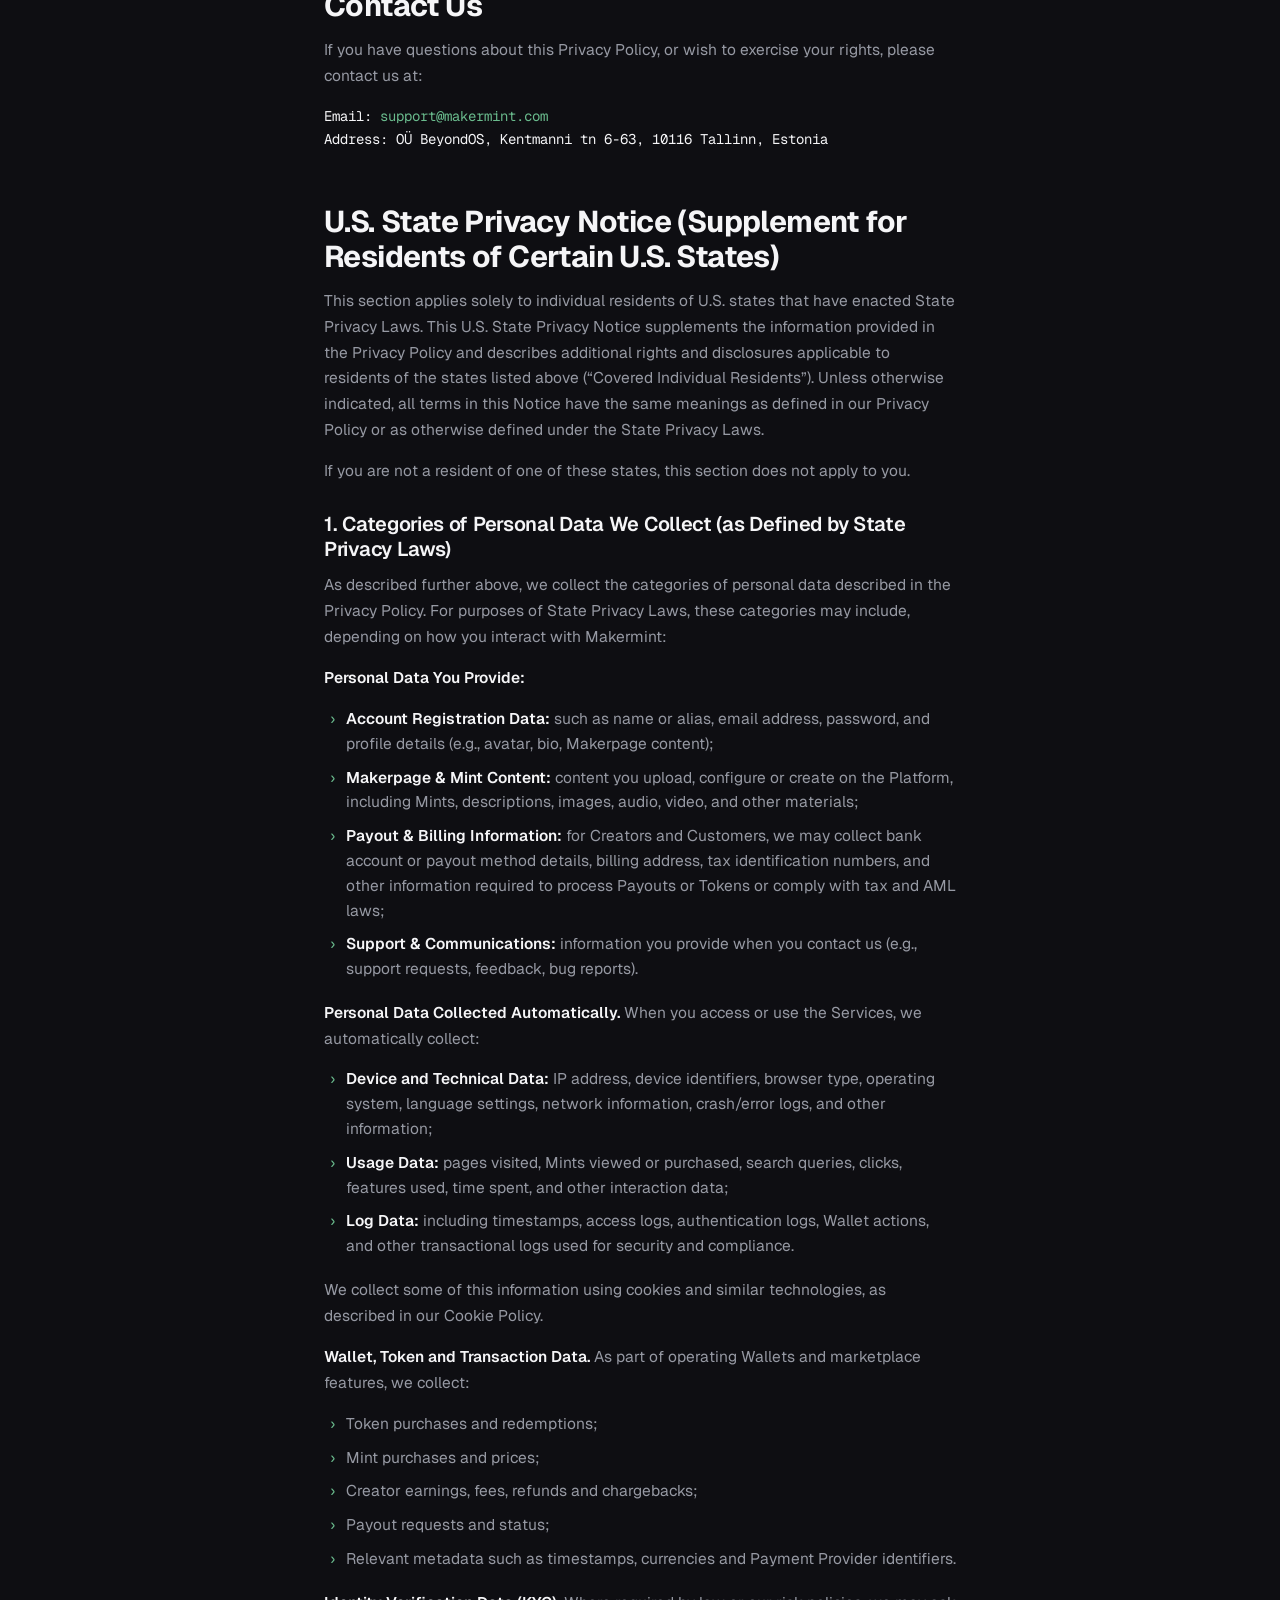
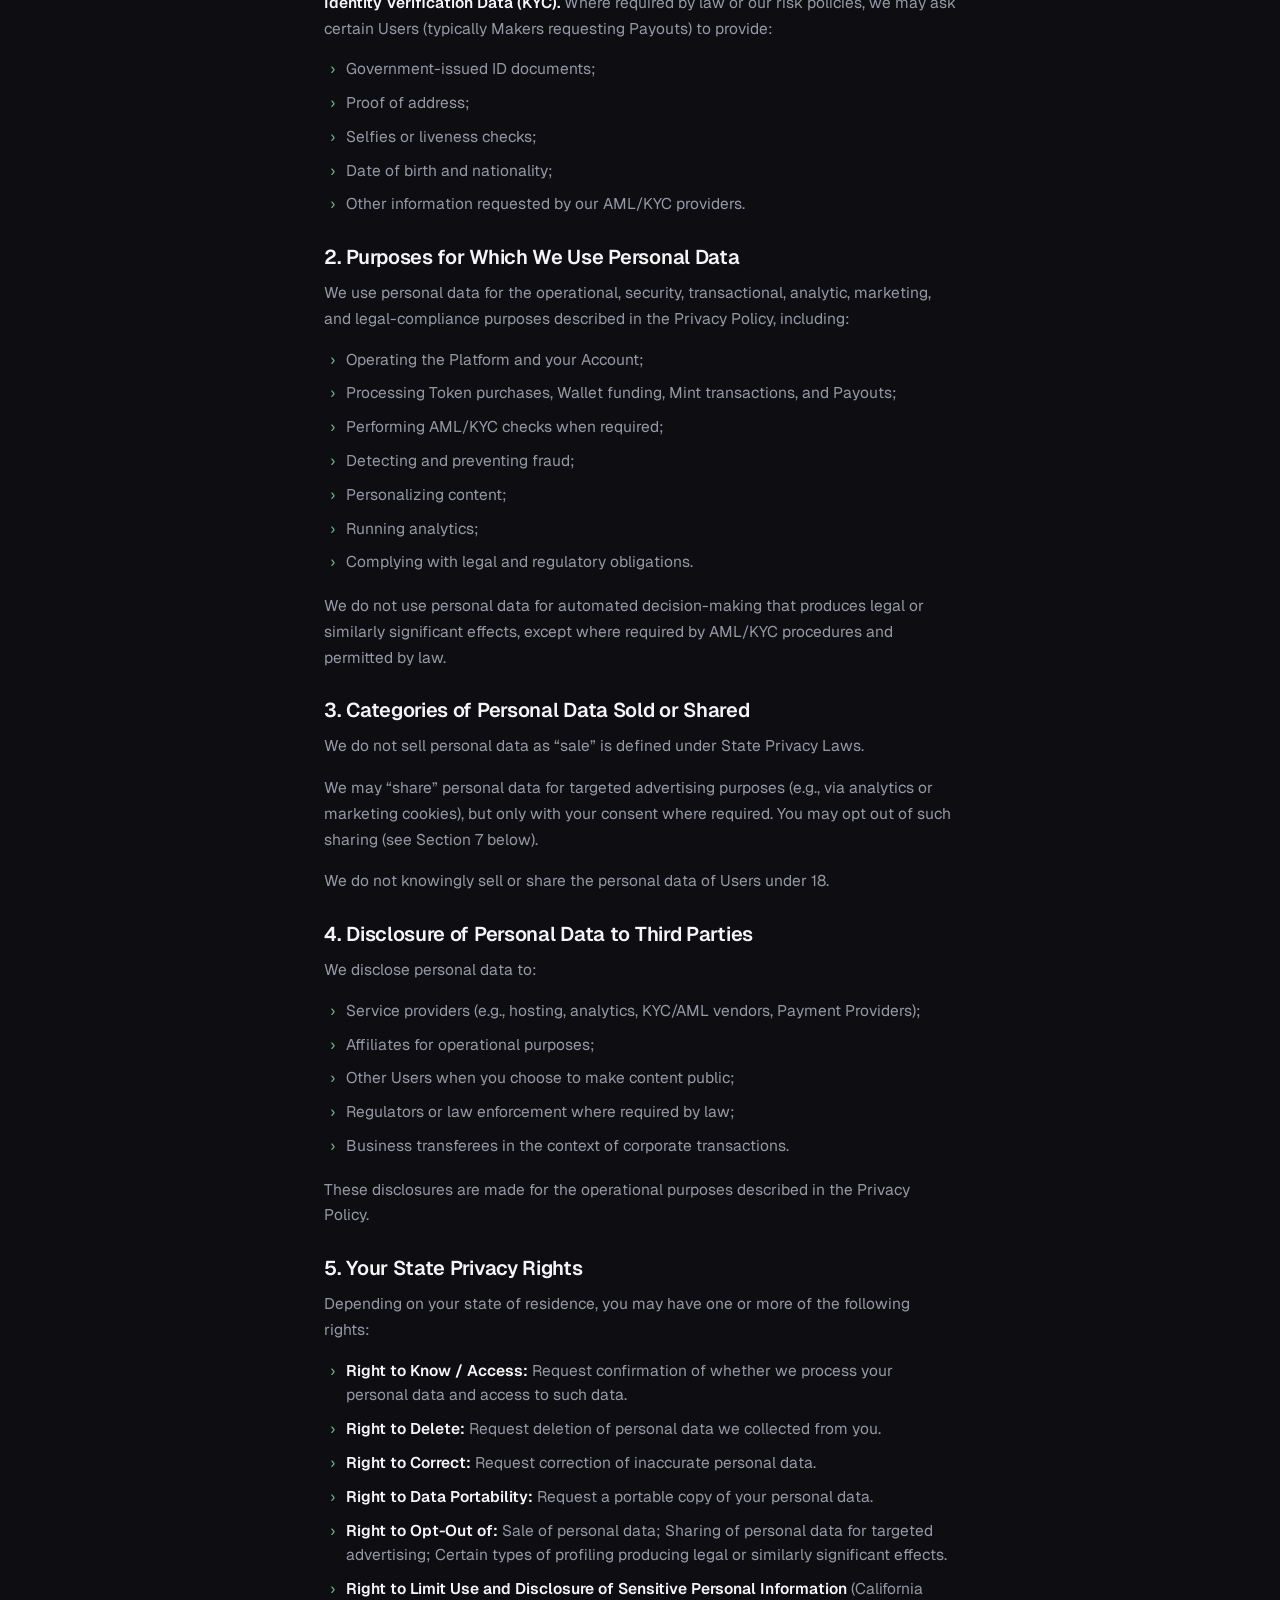
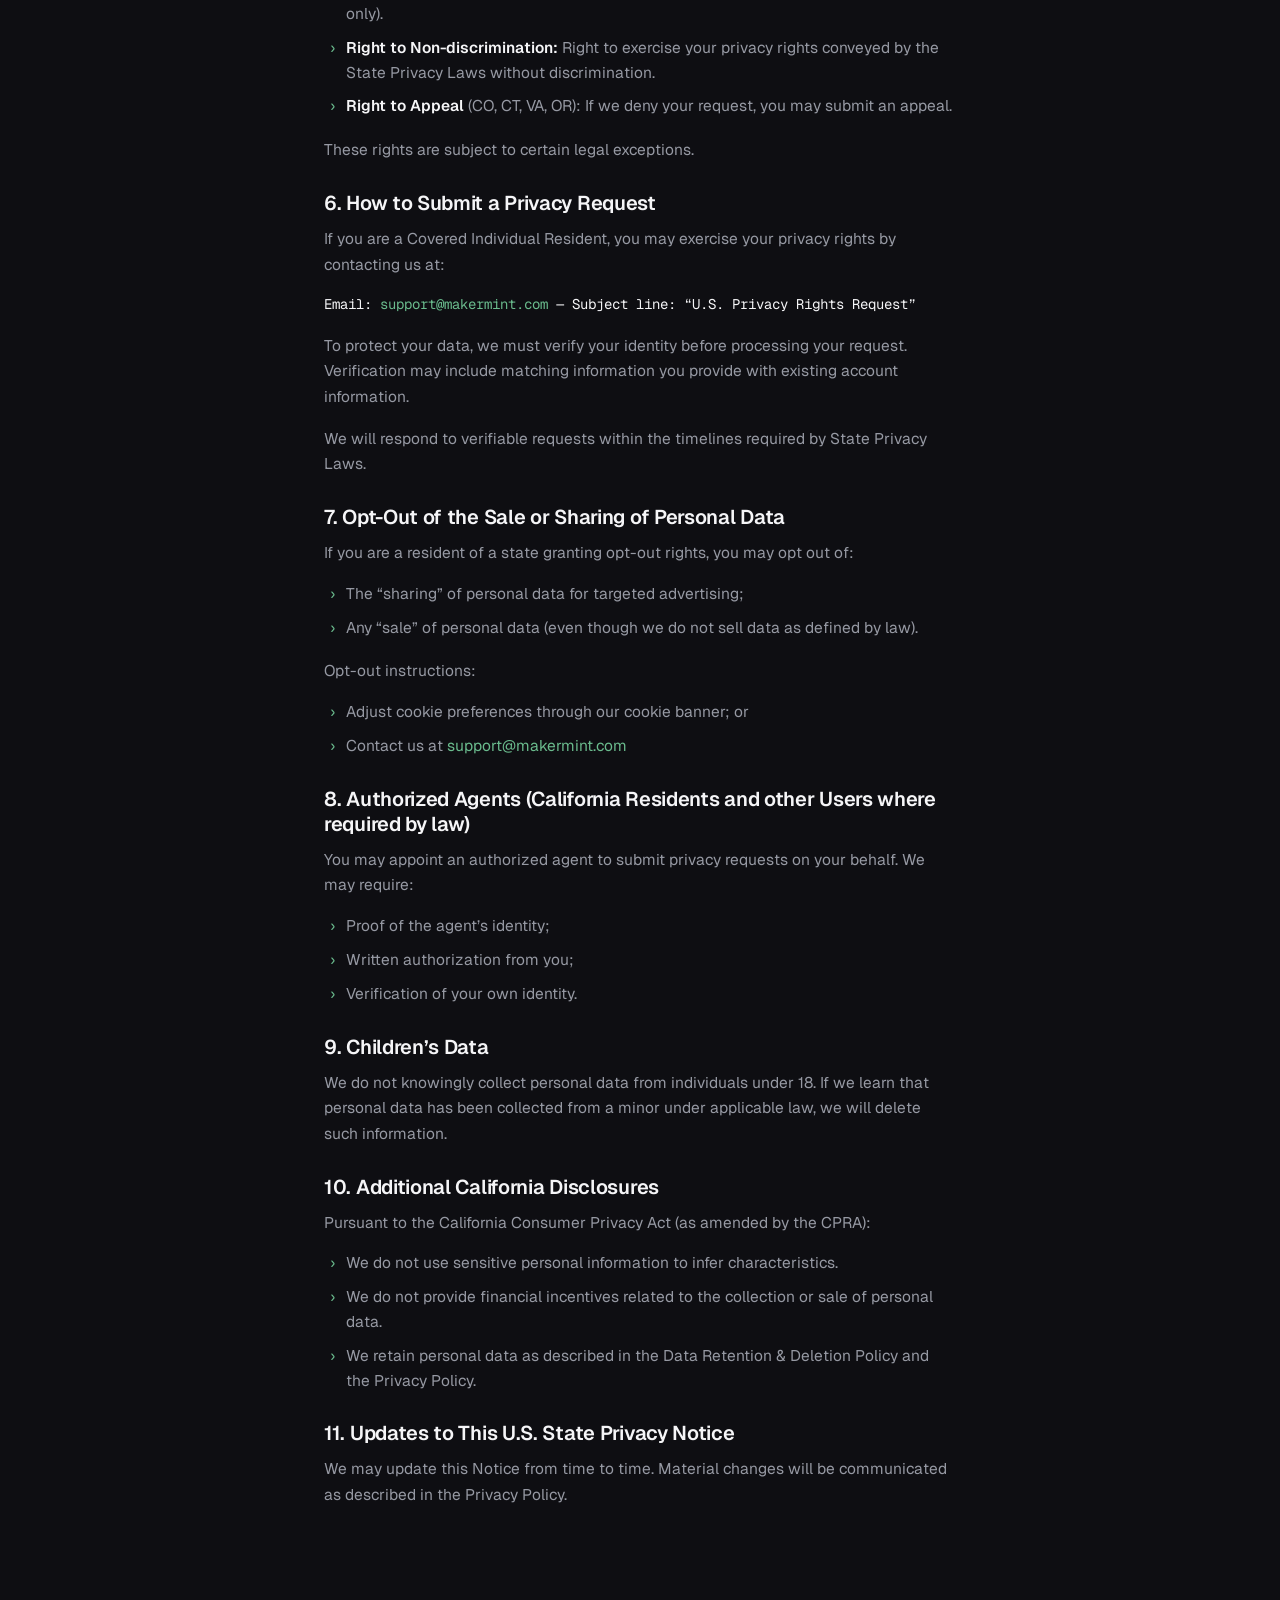
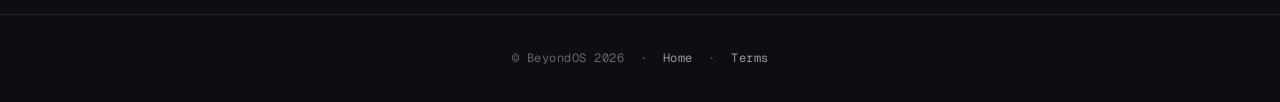
<file: privacy.html>
<!doctype html>
<html lang="en" data-mode="dark">
<head>
<meta charset="utf-8" />
<meta name="viewport" content="width=device-width, initial-scale=1.0, viewport-fit=cover" />
<title>Privacy Policy | BeyondOS</title>
<meta name="description" content="BeyondOS / Makermint Privacy Policy." />
<meta name="robots" content="index,follow" />
<link rel="icon" type="image/svg+xml" href="assets/beyond-logo-b.svg" />
<link rel="icon" href="assets/favicon.ico" sizes="any" />
<link rel="stylesheet" href="css/tokens.css" />
<link rel="stylesheet" href="css/legal.css" />
<link rel="preconnect" href="https://fonts.googleapis.com" />
<link rel="preconnect" href="https://fonts.gstatic.com" crossorigin />
<link href="https://fonts.googleapis.com/css2?family=Nunito:wght@700;800&display=swap" rel="stylesheet" />
</head>
<body class="legal">
  <header class="legal-chrome">
    <a class="brand" href="index.html">BeyondOS</a>
    <a class="back" href="index.html">← Home</a>
  </header>

  <main class="legal-wrap">
    <h1>Privacy Policy</h1>
    <p class="updated">Last updated: December 2025</p>

    <p>Beyond (“Company”, “we”, “our”, or “us”) is committed to protecting your privacy when you use the Makermint platform and related services (collectively, the “Services”).</p>
    <p>This Privacy Policy explains what personal data we collect, how we use it, and your rights. It forms part of our Terms of Service and should be read together with the Wallet Terms, Data Retention &amp; Deletion Policy, and Cookie Policy. Capitalised terms not defined here have the meanings given in the Terms and the Makermint Wallet &amp; Token Terms.</p>
    <p>By using the Services, you agree to this Privacy Policy. If you do not agree, please do not use the Services. This Privacy Policy is supplemented for certain U.S. residents by the “U.S. State Privacy Notice (Supplement for Residents of Certain U.S. States)” included at the end of this document. That Notice applies only to residents of U.S. states that have enacted comprehensive privacy laws and provides additional disclosures and rights required under U.S. law.</p>

    <h2>Who we are</h2>
    <p>We are the controller responsible for the processing of your personal data pursuant to the Regulation (EU) of the European Parliament and of the council of 27 April 2016 on the protection of natural persons with regard to the processing of personal data and on the free movement of such data, and repealing Directive 95/46/EC (GDPR) or other applicable laws, with the following details: OÜ BeyondOS, registry code 16693531, with registered address at Kentmanni tn 6-63, 10116, Tallinn, Estonia.</p>
    <p>For residents of U.S. states with applicable consumer-privacy statutes, Beyond acts as a “business” or “controller” where those terms apply under state law. Beyond does not act as a “third party” or “service provider” except where expressly stated in an additional agreement.</p>

    <h2>Personal Data We Collect</h2>
    <p>We collect and process different categories of data depending on how you interact with Makermint.</p>

    <h3>Data You Provide</h3>
    <ul>
      <li><strong>Account Registration Data</strong> – such as name or alias, email address, password, and profile details (e.g., avatar, bio, Makerpage content);</li>
      <li><strong>Makerpage &amp; Mint Content</strong> – content you upload, configure or create on the Platform, including Mints, descriptions, images, audio, video, and other materials;</li>
      <li><strong>Payout &amp; Billing Information</strong> – for Creators and Customers, we may collect bank account or payout method details, billing address, tax identification numbers, and other information required to process Payouts or Tokens or comply with tax and AML laws;</li>
      <li><strong>Support &amp; Communications</strong> – information you provide when you contact us (e.g., support requests, feedback, bug reports).</li>
    </ul>

    <h3>Personal Data Collected Automatically</h3>
    <p>When you access or use the Services, we automatically collect:</p>
    <ul>
      <li><strong>Device and Technical Data</strong> – IP address, device identifiers, browser type, operating system, language settings, network information, crash/error logs, and other information (for U.S. residents, certain device data may be considered “personal information” or “unique identifiers” under applicable State Privacy Laws);</li>
      <li><strong>Usage Data</strong> – pages visited, Mints viewed or purchased, search queries, clicks, features used, time spent, and other interaction data;</li>
      <li><strong>Log Data</strong> – including timestamps, access logs, authentication logs, Wallet actions, and other transactional logs used for security and compliance.</li>
    </ul>
    <p>We collect some of this information using cookies and similar technologies, as described in our Cookie Policy.</p>

    <h3>Wallet, Token and Transaction Data</h3>
    <p>As part of operating Wallets and marketplace features, we collect:</p>
    <ul>
      <li>Token purchases and redemptions;</li>
      <li>Mint purchases and prices;</li>
      <li>Creator earnings, fees, refunds and chargebacks;</li>
      <li>Payout requests and status;</li>
      <li>Relevant metadata such as timestamps, currencies and Payment Provider identifiers.</li>
    </ul>

    <h3>Identity Verification Data (KYC)</h3>
    <p>Where required by law or our risk policies, we may ask certain Users (typically Makers requesting Payouts) to provide:</p>
    <ul>
      <li>Government-issued ID documents;</li>
      <li>Proof of address;</li>
      <li>Selfies or liveness checks;</li>
      <li>Date of birth and nationality;</li>
      <li>Other information requested by our AML/KYC providers.</li>
    </ul>
    <p>Where we collect Identity Verification Data from U.S. Users for AML, sanctions, or payout verification purposes, such data may be classified as “sensitive personal information” or “sensitive data” under certain State Privacy Laws. We do not use such data to infer characteristics about you.</p>

    <h2>How We Use Your Personal Data</h2>
    <p>We use personal data for the following purposes, relying on the corresponding legal bases (for EEA/UK Users).</p>

    <h3>To Provide and Operate the Services — based on a contractual relationship (Article 6(1)(b) of the GDPR)</h3>
    <ul>
      <li>Creating and maintaining your Account;</li>
      <li>Operating Makerpages and Mints;</li>
      <li>Processing Token purchases, Wallet funding, Mint purchases and Payouts;</li>
      <li>Providing AI tools and other platform features;</li>
      <li>Communicating with you about your account, transactions or service updates.</li>
    </ul>

    <h3>To Personalise and Improve the Services — based on our legitimate interests (Article 6(1)(f)) or your consent (Article 6(1)(a))</h3>
    <ul>
      <li>Understanding how Users use the Platform;</li>
      <li>Recommending Mints or Makers you may be interested in;</li>
      <li>A/B testing, analytics and performance optimisation;</li>
      <li>Improving content quality and user experience;</li>
    </ul>
    <p>Where required, we will obtain your consent for analytics or personalisation cookies. Where required by U.S. law, we will provide the opportunity to opt out of targeted or cross-context behavioral advertising that uses personal data for personalization beyond essential functions.</p>

    <h3>To Ensure Security and Prevent Fraud — based on our legitimate interests (Article 6(1)(f)) or legal obligations (Article 6(1)(c))</h3>
    <ul>
      <li>Protecting Accounts and Wallets from unauthorised access;</li>
      <li>Detecting and preventing fraud, money laundering, and other illegal activities;</li>
      <li>Enforcing our risk policies, the Terms, Wallet Terms and Community Guidelines;</li>
      <li>Investigating suspicious behaviour or transactions.</li>
    </ul>
    <p>For U.S. users, certain automated processes used for fraud detection or KYC may be classified as “profiling” under State Privacy Laws. These processes do not produce legal or similarly significant effects without human review.</p>

    <h3>To Comply with Legal Obligations (Article 6(1)(c) of the GDPR)</h3>
    <ul>
      <li>Fulfilling AML/KYC requirements;</li>
      <li>Compliance with tax and accounting laws;</li>
      <li>Responding to lawful requests from authorities;</li>
      <li>Maintaining required records of transactions and identity verification.</li>
    </ul>

    <h3>Marketing and Communications — based on our legitimate interests (Article 6(1)(f)) or your consent (Article 6(1)(a))</h3>
    <ul>
      <li>Sending important service announcements;</li>
      <li>Informing you about new features, promotions or news about Makermint;</li>
      <li>Running surveys or feedback campaigns;</li>
    </ul>
    <p>You can opt out of marketing emails at any time using the unsubscribe link.</p>

    <h2>Legal Bases for Processing (EEA/UK)</h2>
    <p>If you are in the EEA or UK, our legal bases for processing your personal data include:</p>
    <ul>
      <li><strong>Performance of a contract</strong> (Article 6(1)(b)) – to provide the Services, including Wallet and marketplace features;</li>
      <li><strong>Compliance with legal obligations</strong> (Article 6(1)(c)) – particularly AML, KYC, tax and accounting obligations;</li>
      <li><strong>Legitimate interests</strong> (Article 6(1)(f)) – such as improving services, ensuring security, enforcing our risk policies and preventing fraud, balanced against your rights and freedoms;</li>
      <li><strong>Consent</strong> (Article 6(1)(a)) – for certain cookies, marketing communications or specific optional features.</li>
    </ul>

    <h2>How We Share Your Personal Data</h2>
    <p>We may share your personal data with third parties under the following circumstances:</p>
    <ul>
      <li><strong>Service Providers</strong> – such as hosting providers, analytics tools, KYC/AML vendors, customer support platforms, cloud storage providers, and Payment Providers who process payments and Payouts on our behalf. Service providers may process your personal data for the provision of the Service or for their own purposes (for U.S. purposes, disclosures to service providers are made under written agreements restricting their use of your personal data, consistent with requirements under California, Colorado, Connecticut, Oregon, Utah, and Virginia state privacy laws);</li>
      <li><strong>Other Users</strong> – for example, your Makerpage, Mints and public profile will be visible to other Users as configured by you;</li>
      <li><strong>Affiliates</strong> – other entities within our group, for operational, support and compliance purposes;</li>
      <li><strong>Authorities and Regulators</strong> – where required by law, lawful request, court order, or to protect our rights, users or the public (for U.S. Users, Beyond may disclose information to U.S. regulatory or enforcement authorities where required under U.S. federal or state law, including but not limited to OFAC, law enforcement, or financial regulatory requests);</li>
      <li><strong>Business Transfers</strong> – in connection with a merger, acquisition, financing, or sale of all or part of our business;</li>
      <li><strong>External advisors</strong> – in connection with an audit or dispute.</li>
    </ul>
    <p>Makers may access personal data and other data provided to us, including data generated through the provision of the Services to Users. Makers may also access aggregated, anonymised, or statistical data generated through the provision of the Services, subject to the availability of such data. Makers’ access is limited to data that does not identify specific individual Users, except for data that Users post publicly on the Platform.</p>
    <p><strong>We do not sell your personal data.</strong></p>

    <h2>International Transfers</h2>
    <p>Your personal data may be transferred to and stored in countries outside your jurisdiction where data protection laws differ. We take appropriate steps to ensure your personal data is handled securely, including implementing standard data protection clauses adopted by the European Commission or other appropriate safeguards for international data transfers. If you wish to receive more personal data about data transfers and the safeguards that we apply to them, please contact us at the contact details provided below.</p>
    <p>For U.S. Users, because Beyond is headquartered in the European Union and stores data on servers located in the EU, your personal data will be transferred internationally. Beyond applies reasonable and appropriate safeguards consistent with U.S. and EU expectations for cross-border transfers.</p>

    <h2>Data Retention</h2>
    <p>We retain personal data for as long as necessary for the purposes described in this Privacy Policy and in our Data Retention &amp; Deletion Policy, which provides more detail by category (e.g., transaction data, KYC data, etc.). We determine the appropriate retention period for personal data on the basis of the amount, nature, and sensitivity of the personal data being processed, the potential risk of harm from unauthorised use or disclosure of the personal data, whether we can achieve the purposes of the processing through other means, and on the basis of applicable legal requirements (such as applicable statutes of limitation).</p>
    <p>Where U.S. law provides specific deletion rights or obligations, Beyond will comply with such requests unless an exception applies (for example, fraud prevention, financial recordkeeping, AML/KYC compliance, or contractual necessity).</p>

    <h2>Your Rights</h2>
    <p>Depending on your jurisdiction, including where State Privacy Laws apply, you may have some or all of the following rights:</p>
    <ul>
      <li>Access your personal data;</li>
      <li>Correct inaccurate or incomplete data;</li>
      <li>Delete certain data (“right to be forgotten”);</li>
      <li>Restrict or object to certain processing;</li>
      <li>Data portability;</li>
      <li>Withdraw consent where processing is based on consent;</li>
      <li>Lodge a complaint with your local data protection authority and to seek a remedy in courts if you believe your rights under applicable data protection laws have been infringed. You can find your local data protection supervisory authority here.</li>
    </ul>
    <p><strong>Additional Rights for Residents of Certain U.S. States.</strong> Residents of California, Colorado, Connecticut, Oregon, Utah, and Virginia may also have the right to:</p>
    <ul>
      <li>Request that we disclose specific pieces of personal data we have collected (“Right to Know”);</li>
      <li>Request deletion of certain personal data, subject to exceptions;</li>
      <li>Request correction of inaccurate personal data;</li>
      <li>Request a portable copy of personal data;</li>
      <li>Opt out of (i) targeted advertising, (ii) the sale of personal data (which Beyond does not undertake), and (iii) certain profiling;</li>
      <li>Appeal a denial of a privacy rights request.</li>
    </ul>
    <p>For more information about these rights and instructions for exercising them, please see the U.S. State Privacy Notice at the end of this Privacy Policy.</p>
    <p>These rights may be limited in certain circumstances, or subject to exemptions. Where we have obtained consent to process your personal data, you may withdraw your consent at any time. The withdrawal of consent does not affect the lawfulness of processing based on consent before its withdrawal.</p>
    <p>To exercise your rights, contact us using the details at the end of this Policy. We may need to request additional explanations or additional information if this is necessary to identify you or to fulfill your request.</p>

    <h2>Security</h2>
    <p>We implement reasonable and appropriate physical, technical and organisational measures to protect personal data, including encryption in transit, access controls, and monitoring.</p>
    <p>However, no system is completely secure. You are responsible for keeping your login credentials confidential and for securing your own devices.</p>

    <h2>Third-Party Links and Services</h2>
    <p>Makermint may contain links to third-party websites or integrate services such as payment providers or analytics tools. Their processing of your personal data is governed by their own privacy policies, which we encourage you to review.</p>
    <p>Some third parties may be considered “third parties” or “service providers” under State Privacy Laws. Their processing of personal data may constitute “sharing” for targeted advertising unless you opt out where required.</p>

    <h2>Changes to This Privacy Policy</h2>
    <p>We may update this Privacy Policy from time to time. Material changes will be posted on the Platform and/or notified by email. The “Last Updated” at the top indicates when the latest version took effect. Where required by State Privacy Laws, Beyond will provide notice of material changes and, where applicable, provide methods for U.S. Users to exercise their rights.</p>

    <h2>Contact Us</h2>
    <p>If you have questions about this Privacy Policy, or wish to exercise your rights, please contact us at:</p>
    <p class="mono">Email: <a href="mailto:support@makermint.com">support@makermint.com</a><br />
    Address: OÜ BeyondOS, Kentmanni tn 6-63, 10116 Tallinn, Estonia</p>

    <h2>U.S. State Privacy Notice (Supplement for Residents of Certain U.S. States)</h2>
    <p>This section applies solely to individual residents of U.S. states that have enacted State Privacy Laws. This U.S. State Privacy Notice supplements the information provided in the Privacy Policy and describes additional rights and disclosures applicable to residents of the states listed above (“Covered Individual Residents”). Unless otherwise indicated, all terms in this Notice have the same meanings as defined in our Privacy Policy or as otherwise defined under the State Privacy Laws.</p>
    <p>If you are not a resident of one of these states, this section does not apply to you.</p>

    <h3>1. Categories of Personal Data We Collect (as Defined by State Privacy Laws)</h3>
    <p>As described further above, we collect the categories of personal data described in the Privacy Policy. For purposes of State Privacy Laws, these categories may include, depending on how you interact with Makermint:</p>
    <p><strong>Personal Data You Provide:</strong></p>
    <ul>
      <li><strong>Account Registration Data:</strong> such as name or alias, email address, password, and profile details (e.g., avatar, bio, Makerpage content);</li>
      <li><strong>Makerpage &amp; Mint Content:</strong> content you upload, configure or create on the Platform, including Mints, descriptions, images, audio, video, and other materials;</li>
      <li><strong>Payout &amp; Billing Information:</strong> for Creators and Customers, we may collect bank account or payout method details, billing address, tax identification numbers, and other information required to process Payouts or Tokens or comply with tax and AML laws;</li>
      <li><strong>Support &amp; Communications:</strong> information you provide when you contact us (e.g., support requests, feedback, bug reports).</li>
    </ul>
    <p><strong>Personal Data Collected Automatically.</strong> When you access or use the Services, we automatically collect:</p>
    <ul>
      <li><strong>Device and Technical Data:</strong> IP address, device identifiers, browser type, operating system, language settings, network information, crash/error logs, and other information;</li>
      <li><strong>Usage Data:</strong> pages visited, Mints viewed or purchased, search queries, clicks, features used, time spent, and other interaction data;</li>
      <li><strong>Log Data:</strong> including timestamps, access logs, authentication logs, Wallet actions, and other transactional logs used for security and compliance.</li>
    </ul>
    <p>We collect some of this information using cookies and similar technologies, as described in our Cookie Policy.</p>
    <p><strong>Wallet, Token and Transaction Data.</strong> As part of operating Wallets and marketplace features, we collect:</p>
    <ul>
      <li>Token purchases and redemptions;</li>
      <li>Mint purchases and prices;</li>
      <li>Creator earnings, fees, refunds and chargebacks;</li>
      <li>Payout requests and status;</li>
      <li>Relevant metadata such as timestamps, currencies and Payment Provider identifiers.</li>
    </ul>
    <p><strong>Identity Verification Data (KYC).</strong> Where required by law or our risk policies, we may ask certain Users (typically Makers requesting Payouts) to provide:</p>
    <ul>
      <li>Government-issued ID documents;</li>
      <li>Proof of address;</li>
      <li>Selfies or liveness checks;</li>
      <li>Date of birth and nationality;</li>
      <li>Other information requested by our AML/KYC providers.</li>
    </ul>

    <h3>2. Purposes for Which We Use Personal Data</h3>
    <p>We use personal data for the operational, security, transactional, analytic, marketing, and legal-compliance purposes described in the Privacy Policy, including:</p>
    <ul>
      <li>Operating the Platform and your Account;</li>
      <li>Processing Token purchases, Wallet funding, Mint transactions, and Payouts;</li>
      <li>Performing AML/KYC checks when required;</li>
      <li>Detecting and preventing fraud;</li>
      <li>Personalizing content;</li>
      <li>Running analytics;</li>
      <li>Complying with legal and regulatory obligations.</li>
    </ul>
    <p>We do not use personal data for automated decision-making that produces legal or similarly significant effects, except where required by AML/KYC procedures and permitted by law.</p>

    <h3>3. Categories of Personal Data Sold or Shared</h3>
    <p>We do not sell personal data as “sale” is defined under State Privacy Laws.</p>
    <p>We may “share” personal data for targeted advertising purposes (e.g., via analytics or marketing cookies), but only with your consent where required. You may opt out of such sharing (see Section 7 below).</p>
    <p>We do not knowingly sell or share the personal data of Users under 18.</p>

    <h3>4. Disclosure of Personal Data to Third Parties</h3>
    <p>We disclose personal data to:</p>
    <ul>
      <li>Service providers (e.g., hosting, analytics, KYC/AML vendors, Payment Providers);</li>
      <li>Affiliates for operational purposes;</li>
      <li>Other Users when you choose to make content public;</li>
      <li>Regulators or law enforcement where required by law;</li>
      <li>Business transferees in the context of corporate transactions.</li>
    </ul>
    <p>These disclosures are made for the operational purposes described in the Privacy Policy.</p>

    <h3>5. Your State Privacy Rights</h3>
    <p>Depending on your state of residence, you may have one or more of the following rights:</p>
    <ul>
      <li><strong>Right to Know / Access:</strong> Request confirmation of whether we process your personal data and access to such data.</li>
      <li><strong>Right to Delete:</strong> Request deletion of personal data we collected from you.</li>
      <li><strong>Right to Correct:</strong> Request correction of inaccurate personal data.</li>
      <li><strong>Right to Data Portability:</strong> Request a portable copy of your personal data.</li>
      <li><strong>Right to Opt-Out of:</strong> Sale of personal data; Sharing of personal data for targeted advertising; Certain types of profiling producing legal or similarly significant effects.</li>
      <li><strong>Right to Limit Use and Disclosure of Sensitive Personal Information</strong> (California only).</li>
      <li><strong>Right to Non-discrimination:</strong> Right to exercise your privacy rights conveyed by the State Privacy Laws without discrimination.</li>
      <li><strong>Right to Appeal</strong> (CO, CT, VA, OR): If we deny your request, you may submit an appeal.</li>
    </ul>
    <p>These rights are subject to certain legal exceptions.</p>

    <h3>6. How to Submit a Privacy Request</h3>
    <p>If you are a Covered Individual Resident, you may exercise your privacy rights by contacting us at:</p>
    <p class="mono">Email: <a href="mailto:support@makermint.com">support@makermint.com</a> — Subject line: “U.S. Privacy Rights Request”</p>
    <p>To protect your data, we must verify your identity before processing your request. Verification may include matching information you provide with existing account information.</p>
    <p>We will respond to verifiable requests within the timelines required by State Privacy Laws.</p>

    <h3>7. Opt-Out of the Sale or Sharing of Personal Data</h3>
    <p>If you are a resident of a state granting opt-out rights, you may opt out of:</p>
    <ul>
      <li>The “sharing” of personal data for targeted advertising;</li>
      <li>Any “sale” of personal data (even though we do not sell data as defined by law).</li>
    </ul>
    <p>Opt-out instructions:</p>
    <ul>
      <li>Adjust cookie preferences through our cookie banner; or</li>
      <li>Contact us at <a href="mailto:support@makermint.com">support@makermint.com</a></li>
    </ul>

    <h3>8. Authorized Agents (California Residents and other Users where required by law)</h3>
    <p>You may appoint an authorized agent to submit privacy requests on your behalf. We may require:</p>
    <ul>
      <li>Proof of the agent’s identity;</li>
      <li>Written authorization from you;</li>
      <li>Verification of your own identity.</li>
    </ul>

    <h3>9. Children’s Data</h3>
    <p>We do not knowingly collect personal data from individuals under 18. If we learn that personal data has been collected from a minor under applicable law, we will delete such information.</p>

    <h3>10. Additional California Disclosures</h3>
    <p>Pursuant to the California Consumer Privacy Act (as amended by the CPRA):</p>
    <ul>
      <li>We do not use sensitive personal information to infer characteristics.</li>
      <li>We do not provide financial incentives related to the collection or sale of personal data.</li>
      <li>We retain personal data as described in the Data Retention &amp; Deletion Policy and the Privacy Policy.</li>
    </ul>

    <h3>11. Updates to This U.S. State Privacy Notice</h3>
    <p>We may update this Notice from time to time. Material changes will be communicated as described in the Privacy Policy.</p>
  </main>

  <footer class="legal-foot">
    <span>© BeyondOS 2026</span>
    <span class="sep">·</span>
    <a href="index.html">Home</a>
    <span class="sep">·</span>
    <a href="terms.html">Terms</a>
  </footer>
</body>
</html>
</file>
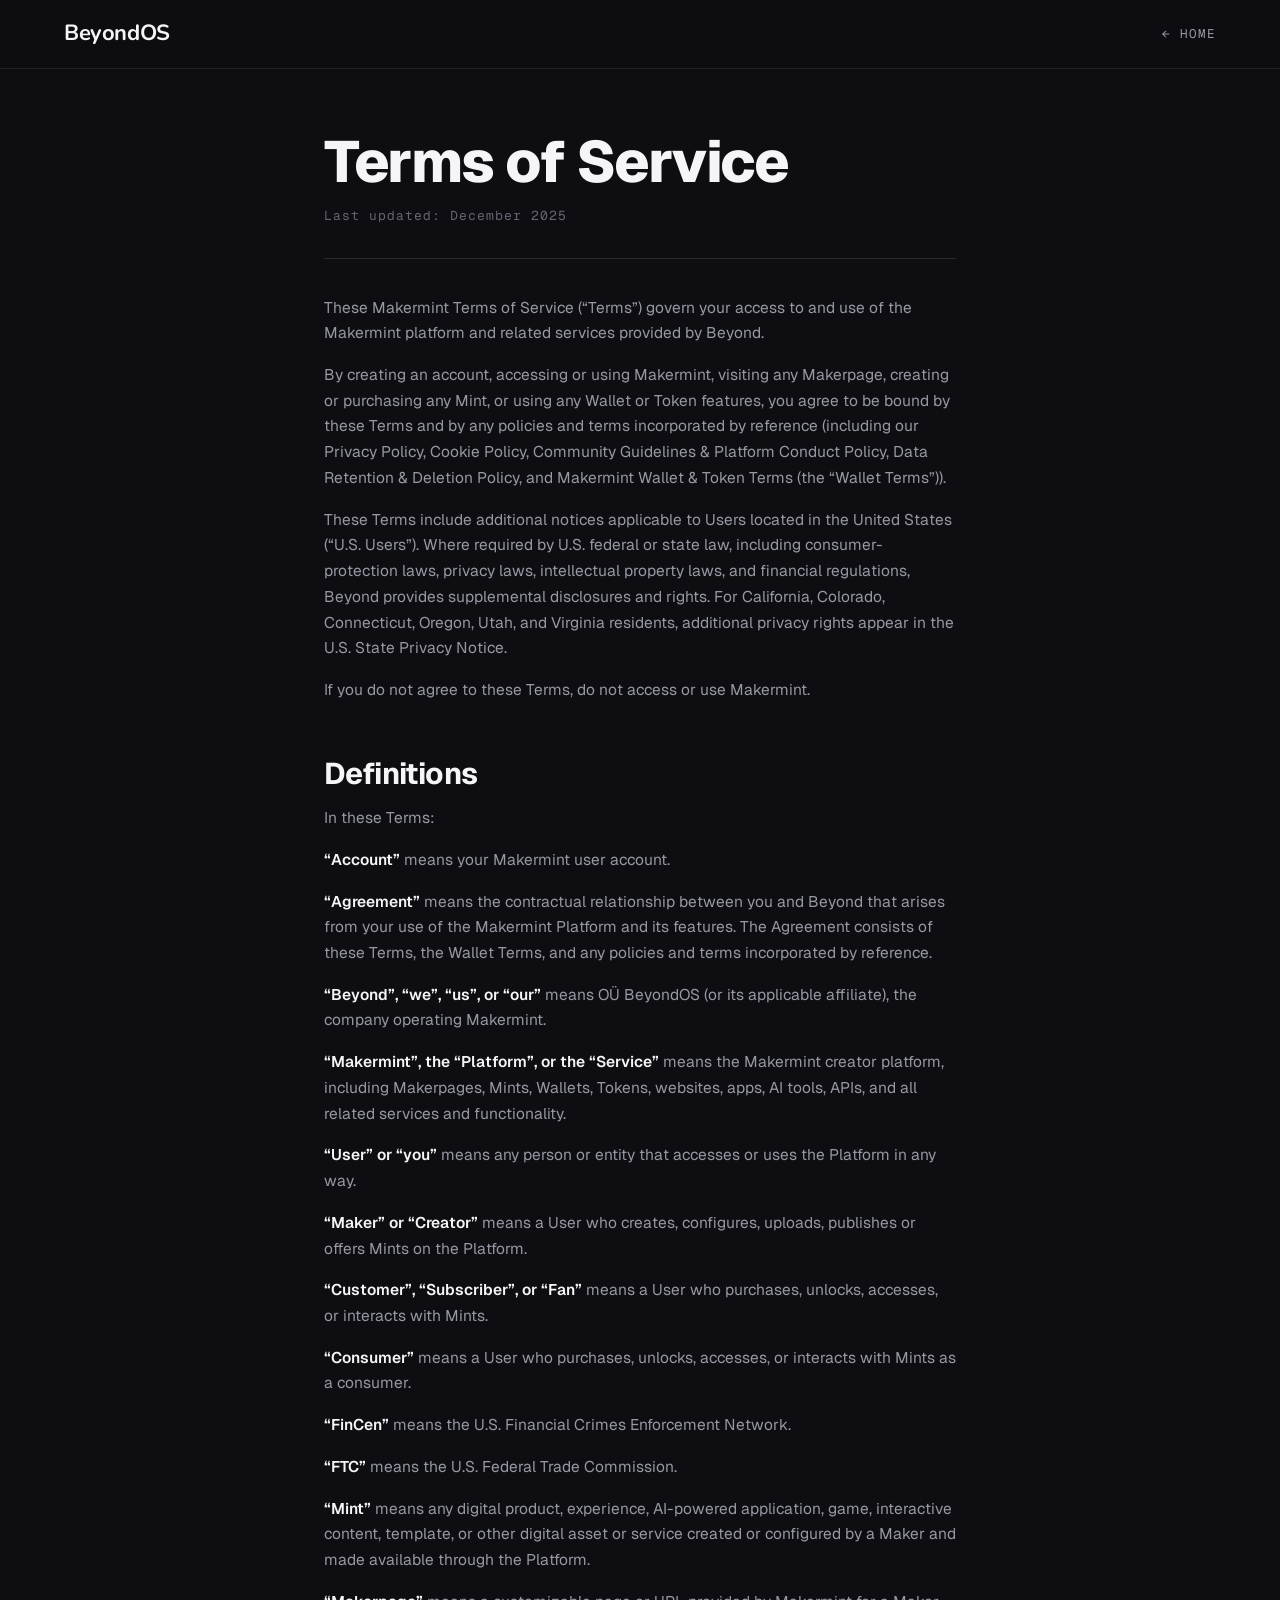
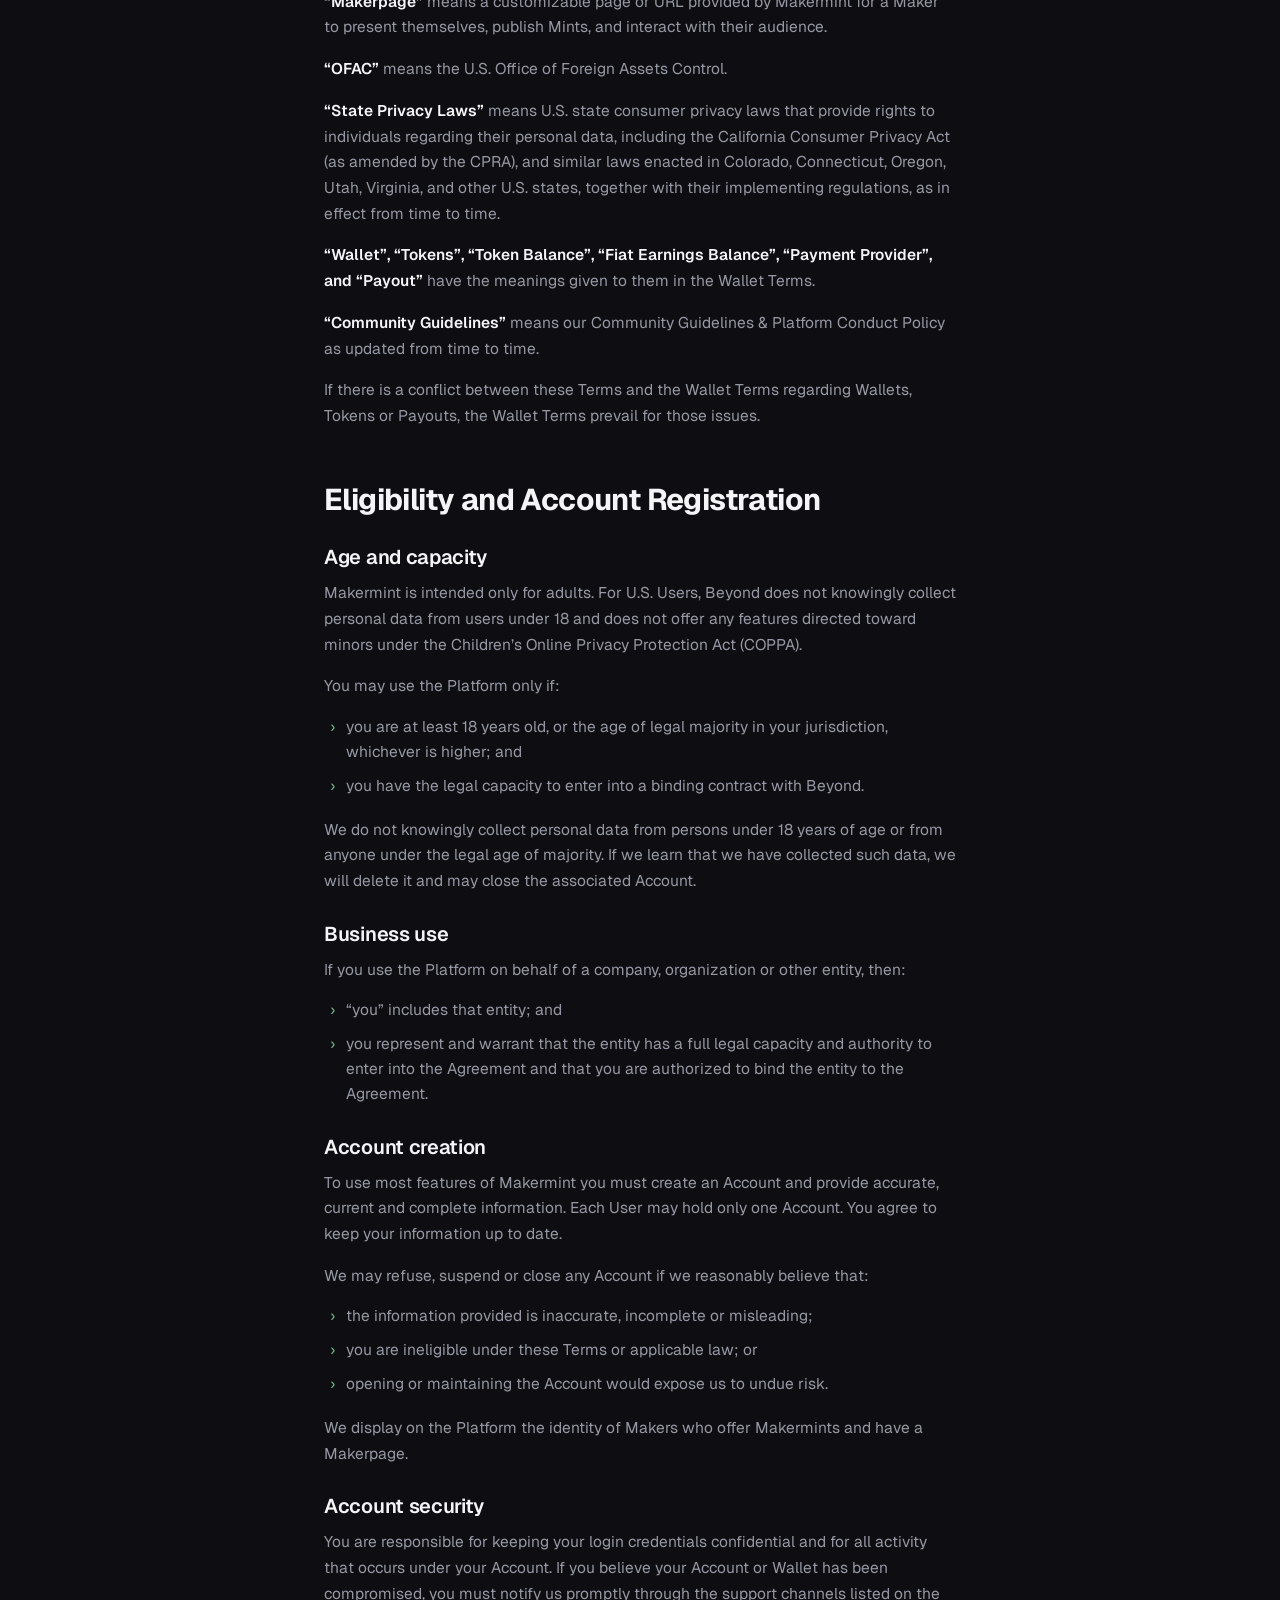
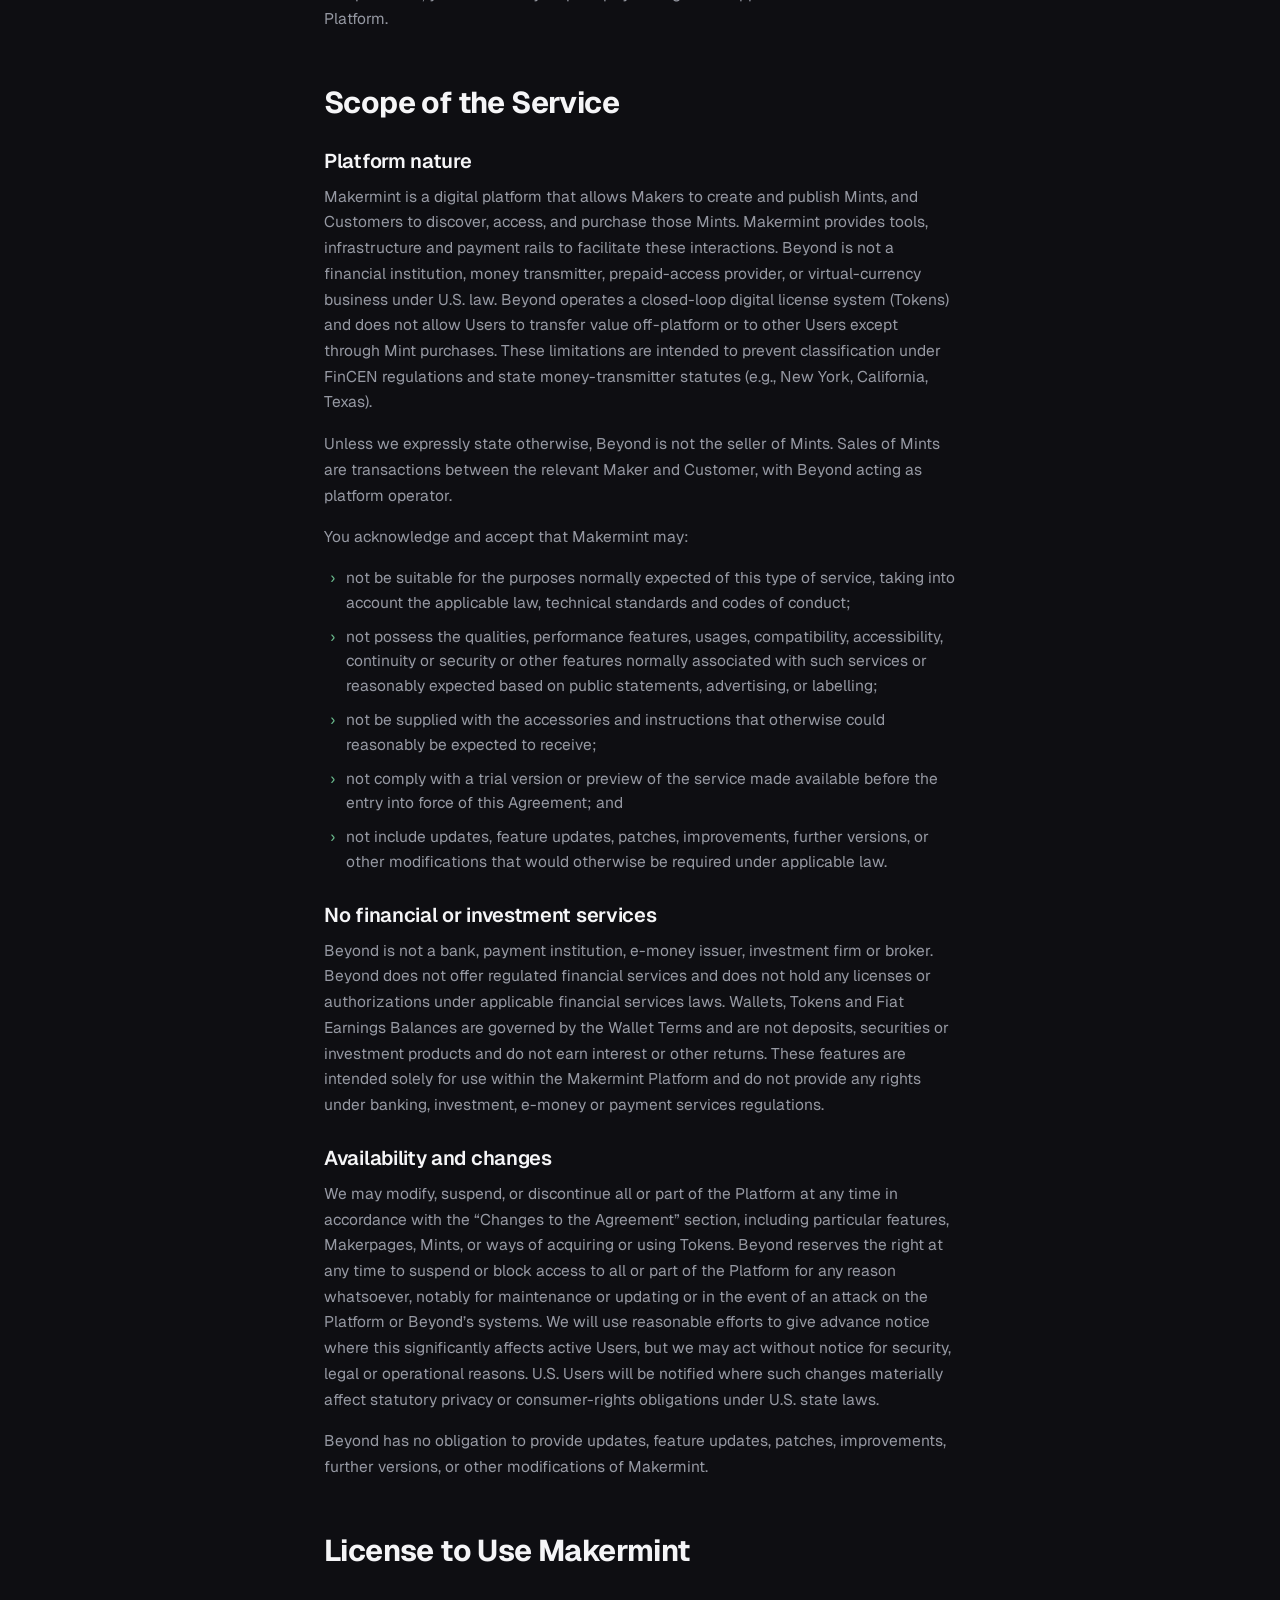
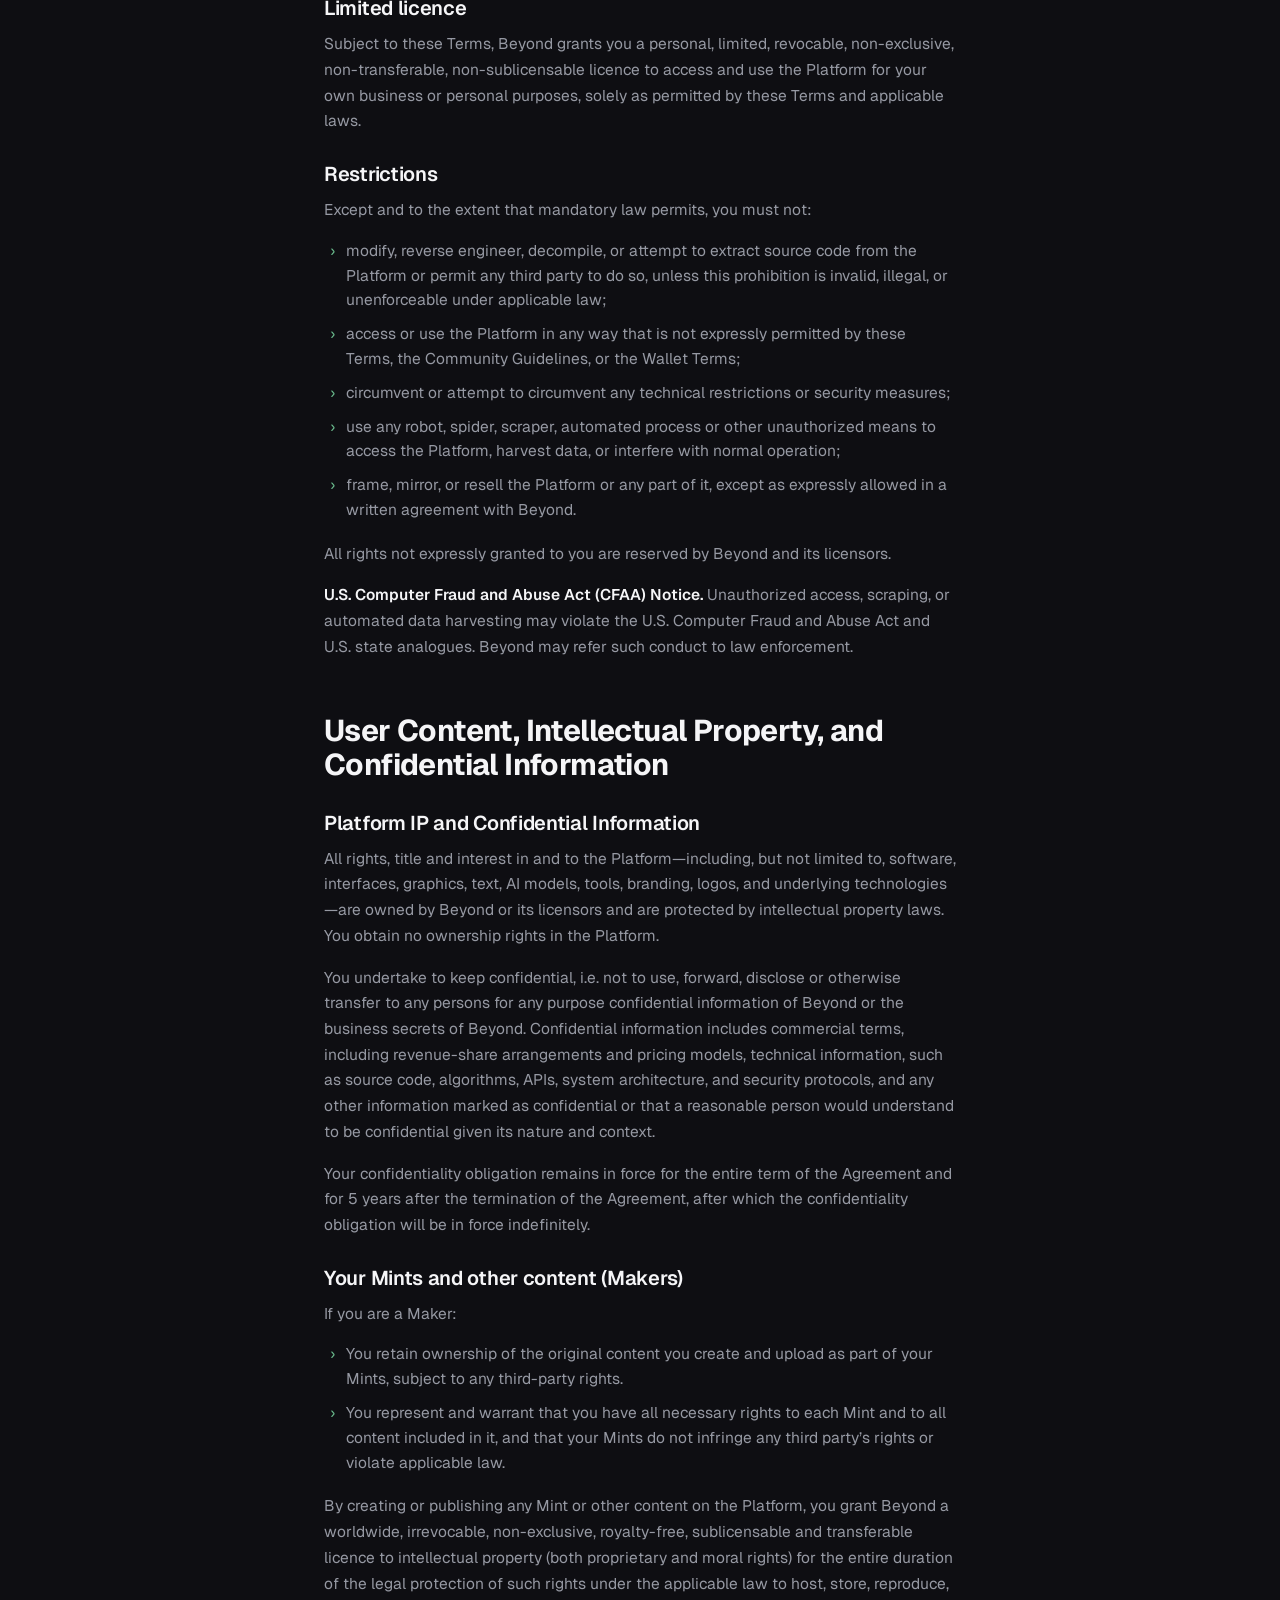
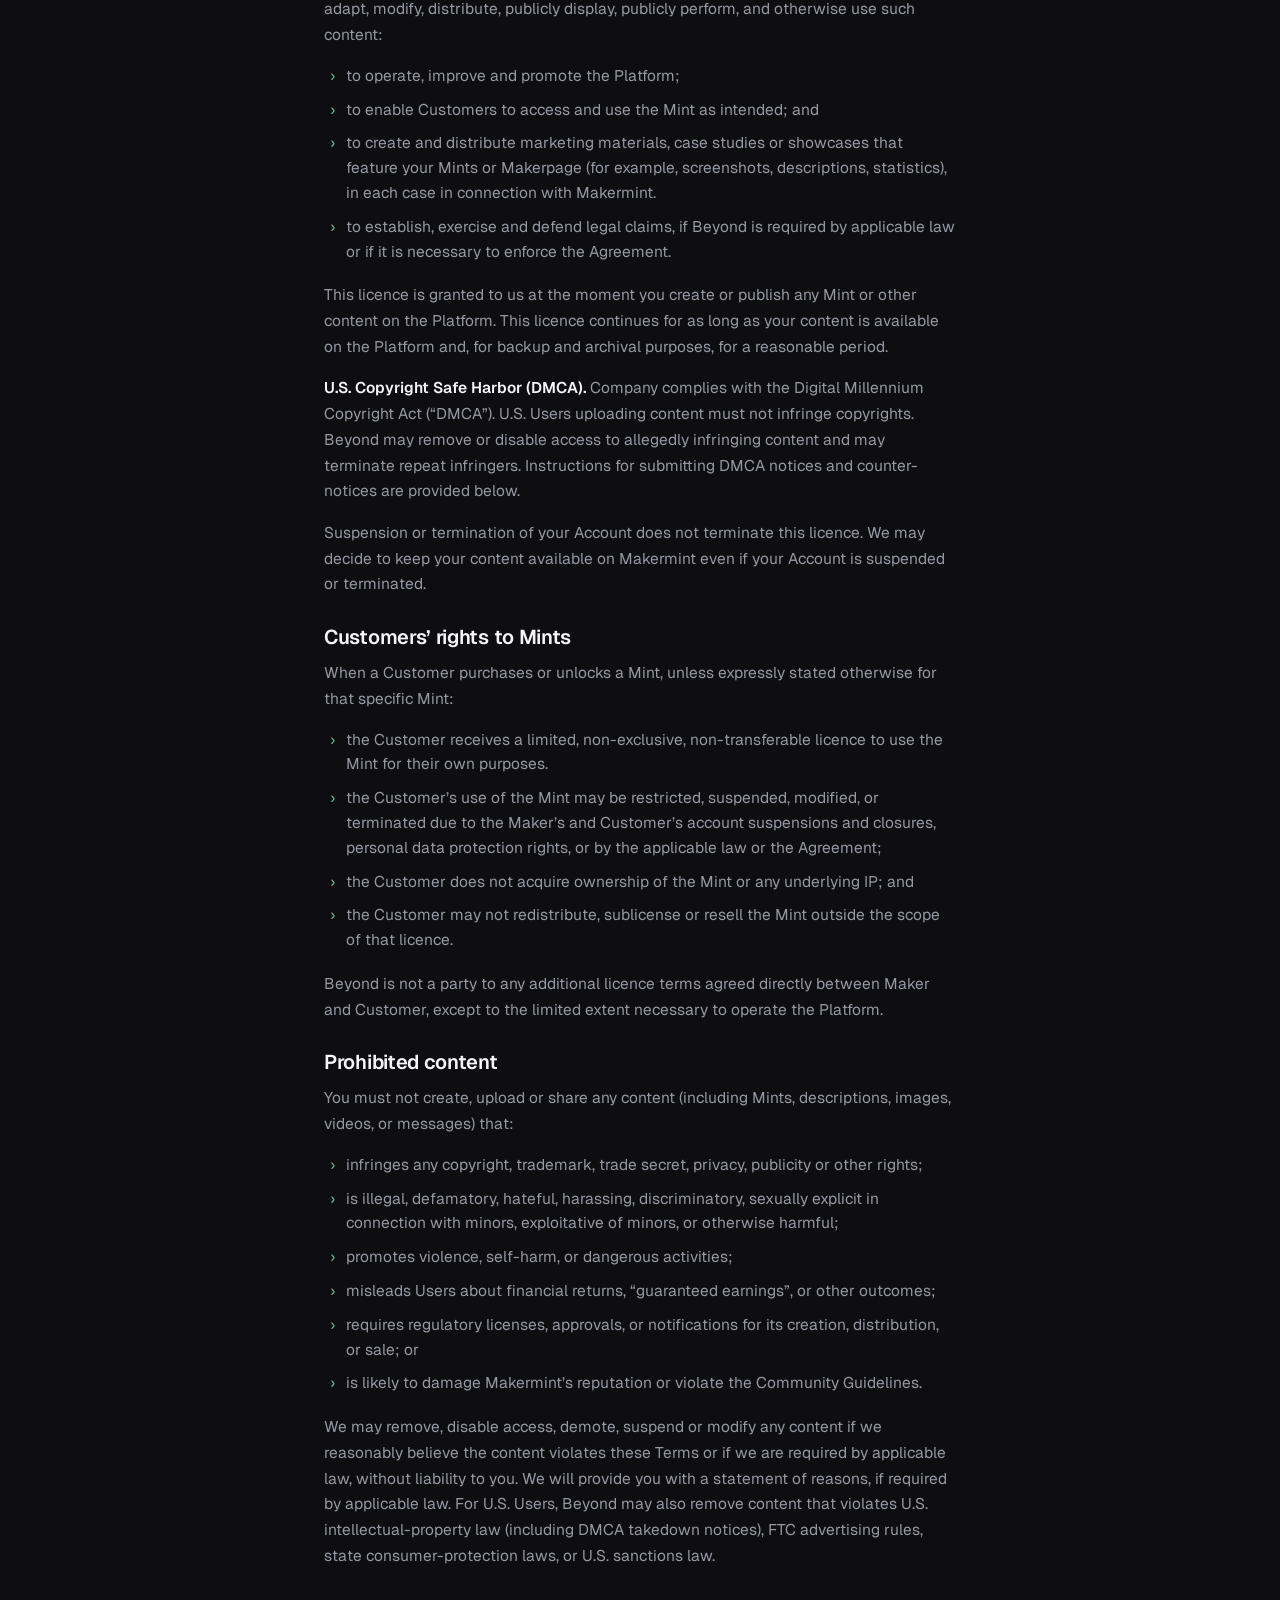
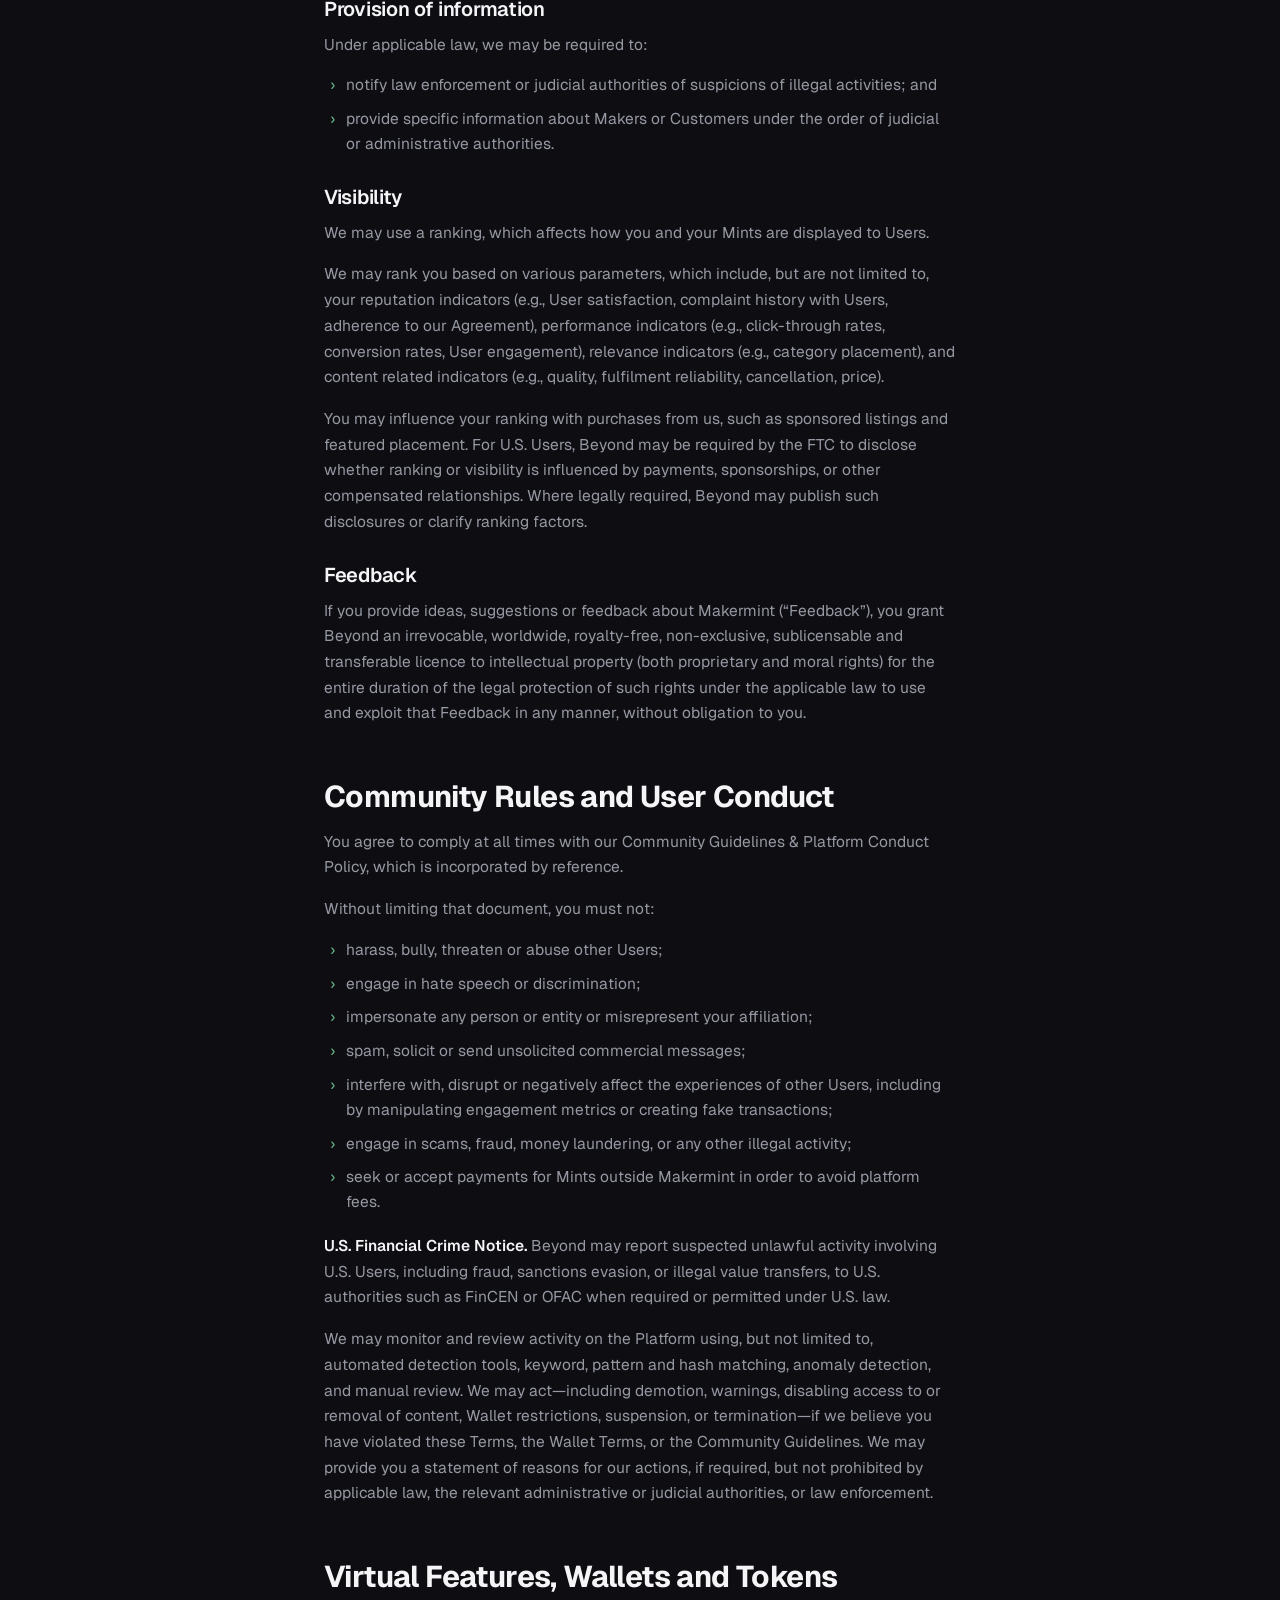
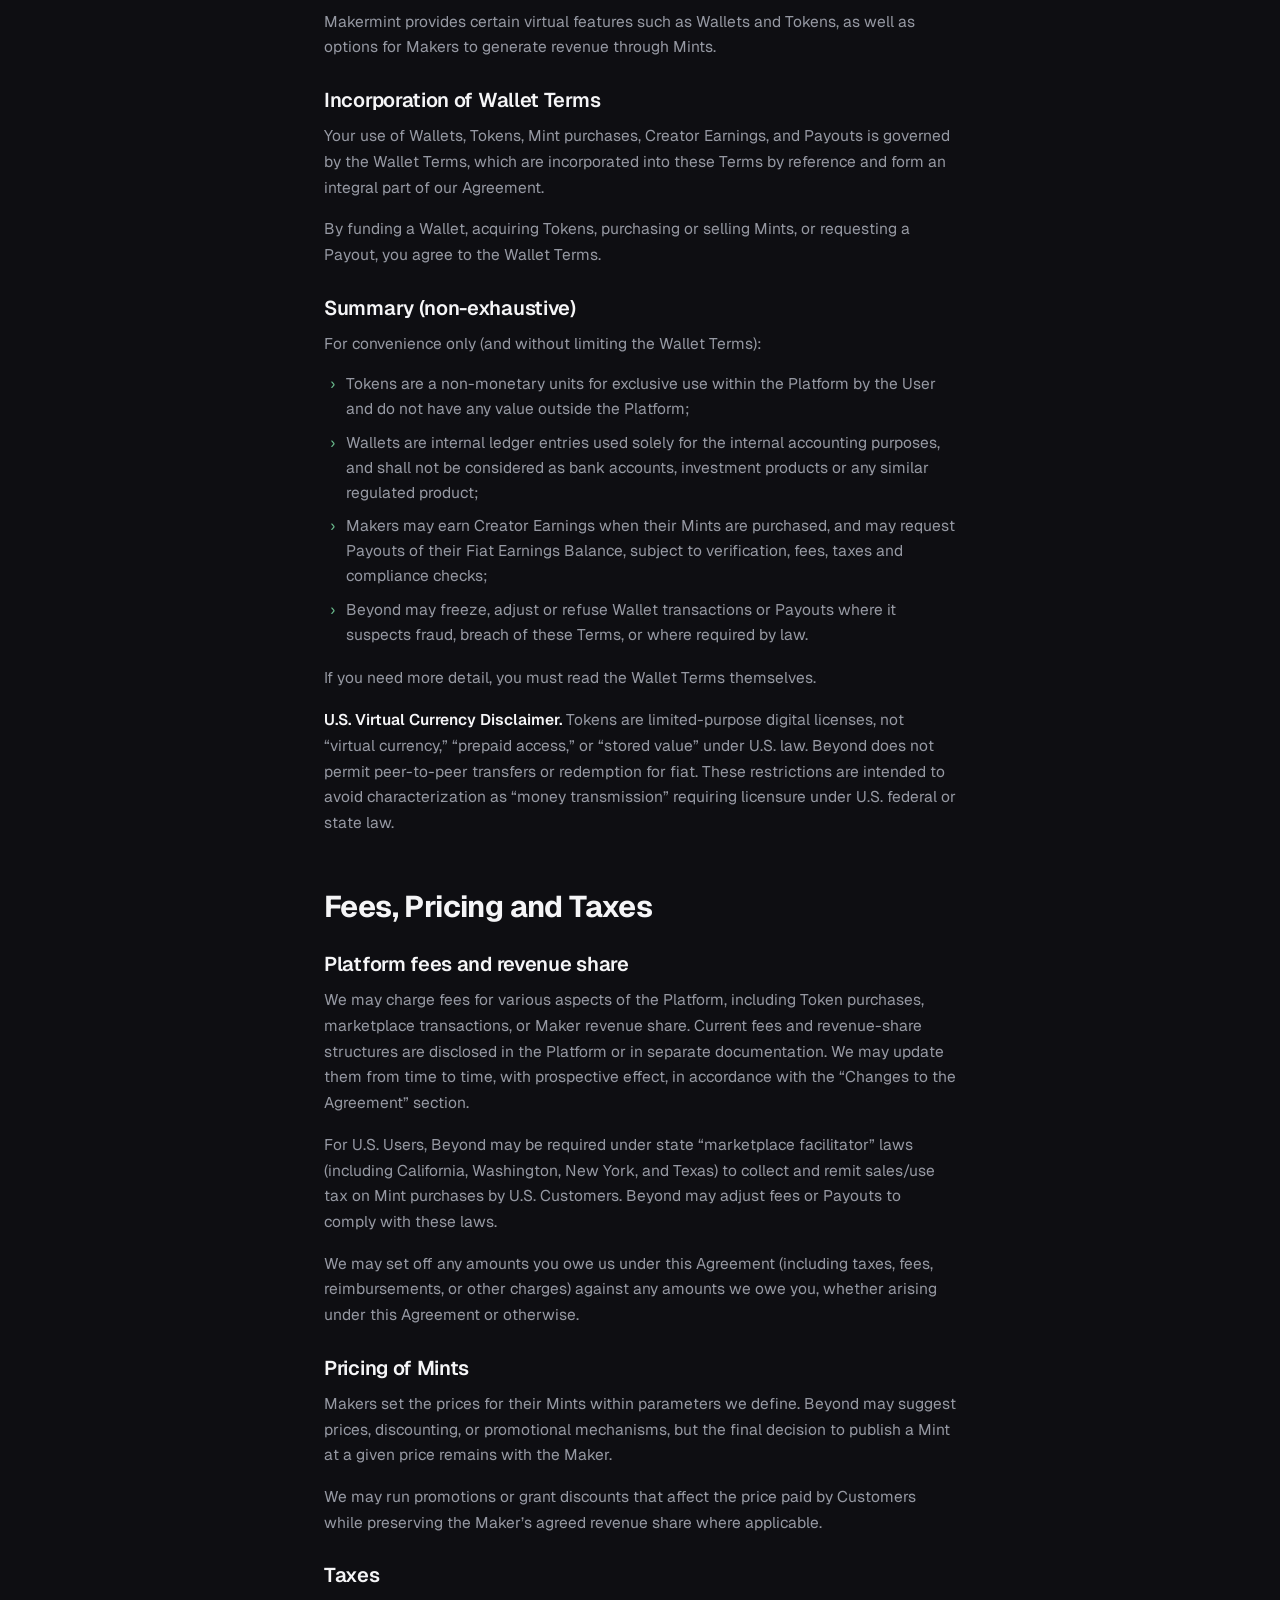
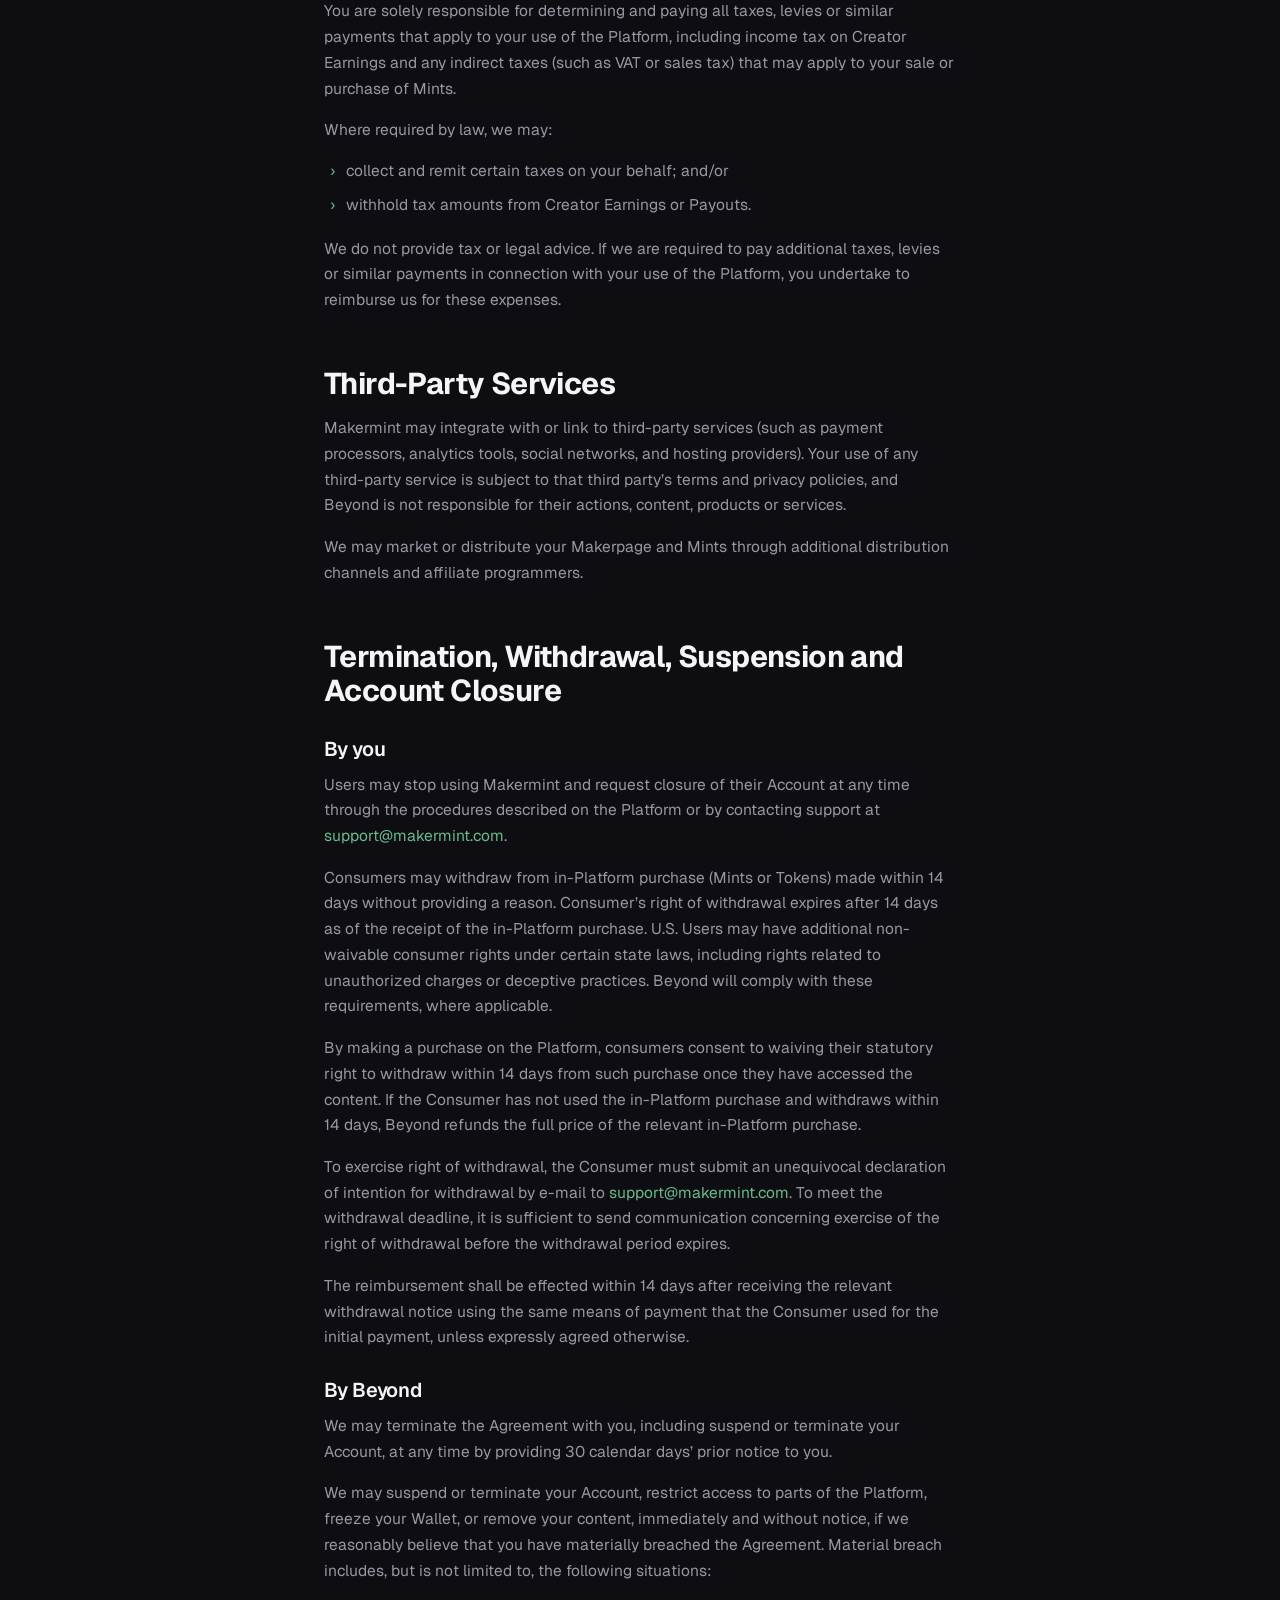
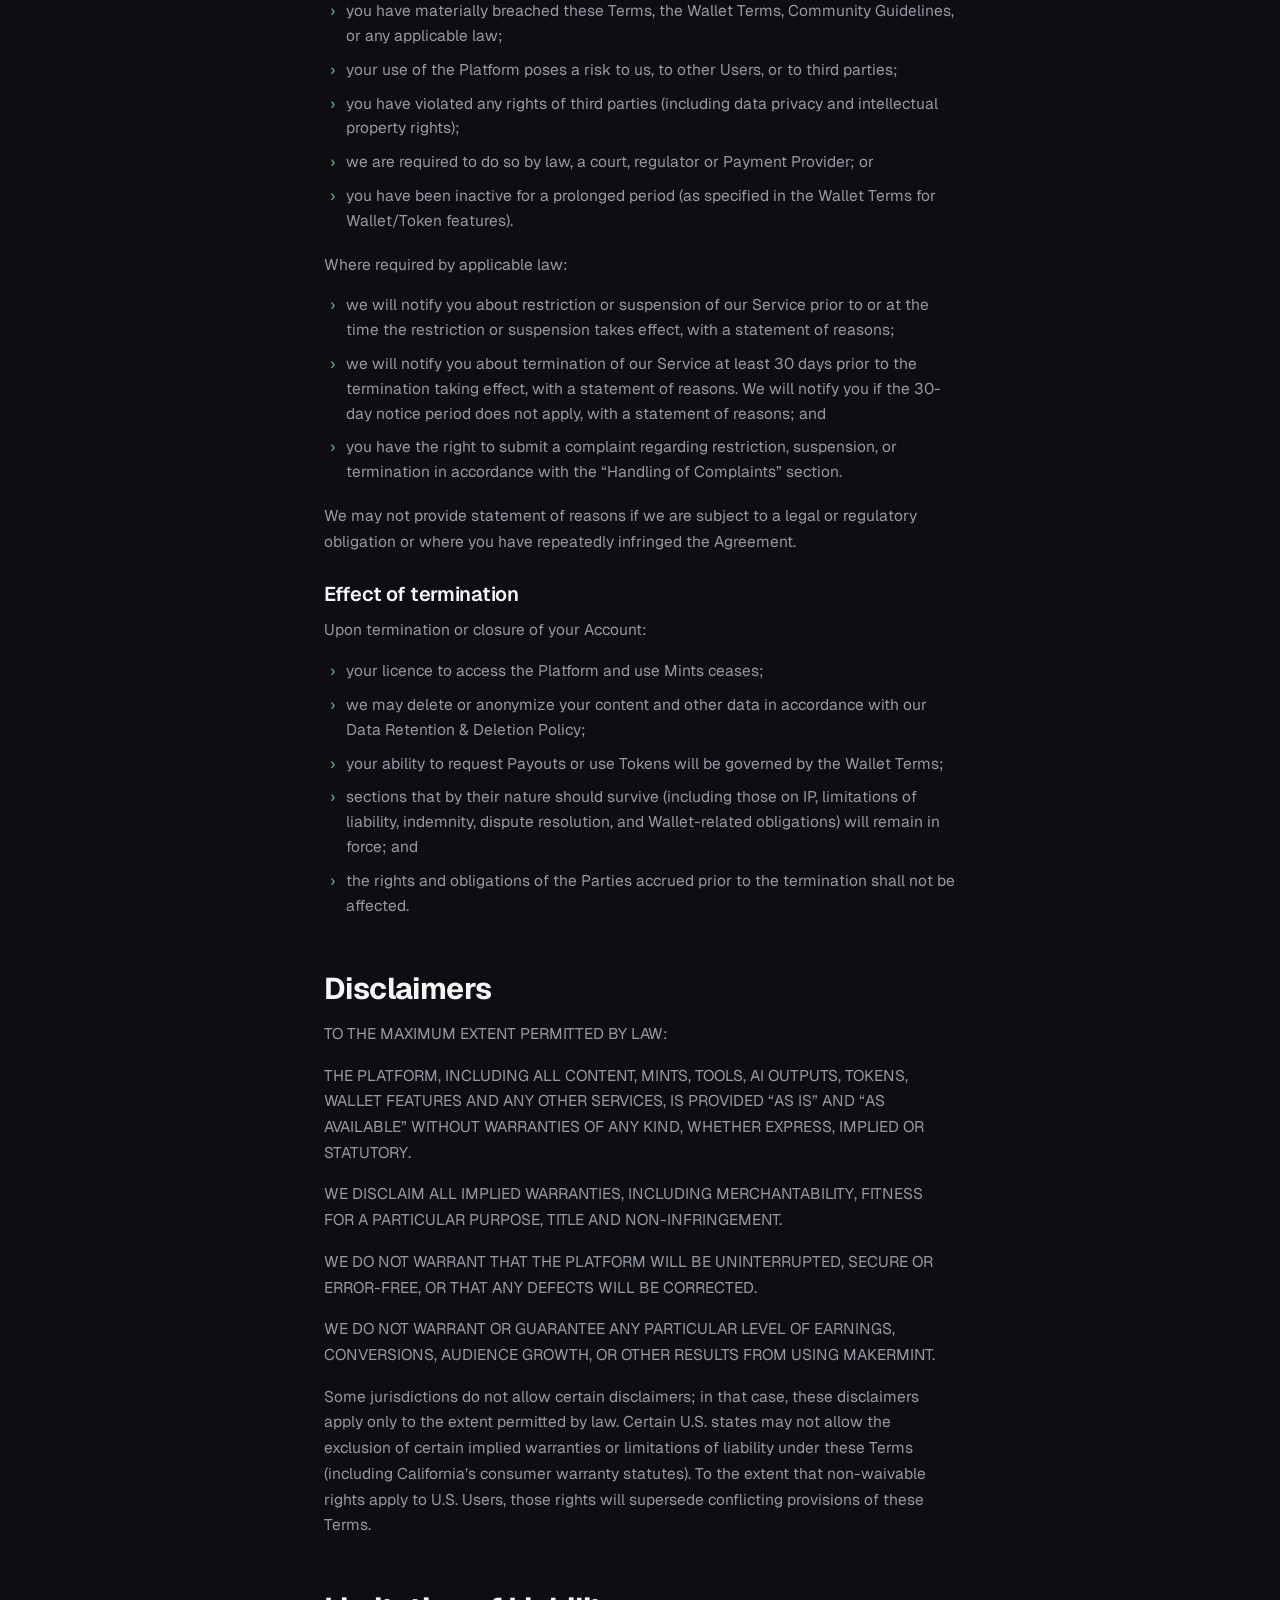
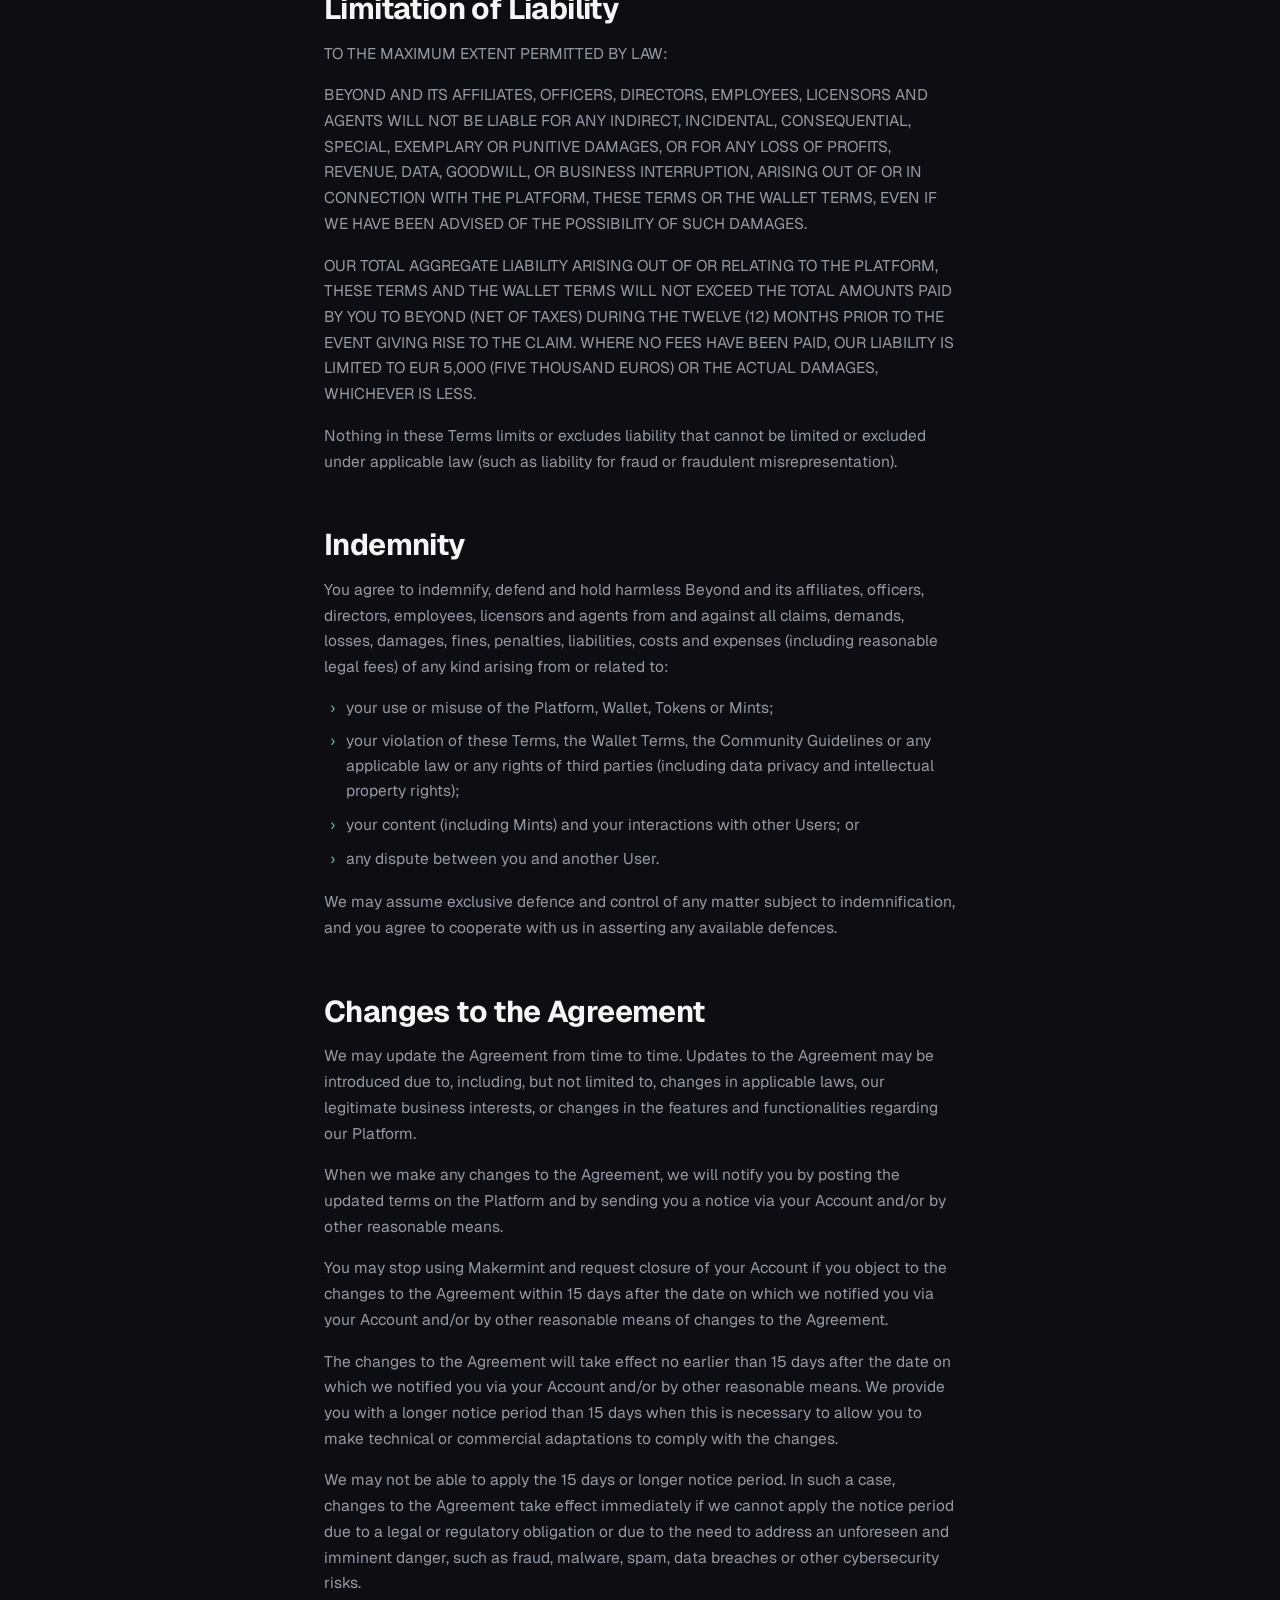
<file: terms.html>
<!doctype html>
<html lang="en" data-mode="dark">
<head>
<meta charset="utf-8" />
<meta name="viewport" content="width=device-width, initial-scale=1.0, viewport-fit=cover" />
<title>Terms of Service | BeyondOS</title>
<meta name="description" content="Makermint / BeyondOS Terms of Service." />
<meta name="robots" content="index,follow" />
<link rel="icon" type="image/svg+xml" href="assets/beyond-logo-b.svg" />
<link rel="icon" href="assets/favicon.ico" sizes="any" />
<link rel="stylesheet" href="css/tokens.css" />
<link rel="stylesheet" href="css/legal.css" />
<link rel="preconnect" href="https://fonts.googleapis.com" />
<link rel="preconnect" href="https://fonts.gstatic.com" crossorigin />
<link href="https://fonts.googleapis.com/css2?family=Nunito:wght@700;800&display=swap" rel="stylesheet" />
</head>
<body class="legal">
  <header class="legal-chrome">
    <a class="brand" href="index.html">BeyondOS</a>
    <a class="back" href="index.html">← Home</a>
  </header>

  <main class="legal-wrap">
    <h1>Terms of Service</h1>
    <p class="updated">Last updated: December 2025</p>

    <p>These Makermint Terms of Service (“Terms”) govern your access to and use of the Makermint platform and related services provided by Beyond.</p>
    <p>By creating an account, accessing or using Makermint, visiting any Makerpage, creating or purchasing any Mint, or using any Wallet or Token features, you agree to be bound by these Terms and by any policies and terms incorporated by reference (including our Privacy Policy, Cookie Policy, Community Guidelines &amp; Platform Conduct Policy, Data Retention &amp; Deletion Policy, and Makermint Wallet &amp; Token Terms (the “Wallet Terms”)).</p>
    <p>These Terms include additional notices applicable to Users located in the United States (“U.S. Users”). Where required by U.S. federal or state law, including consumer-protection laws, privacy laws, intellectual property laws, and financial regulations, Beyond provides supplemental disclosures and rights. For California, Colorado, Connecticut, Oregon, Utah, and Virginia residents, additional privacy rights appear in the U.S. State Privacy Notice.</p>
    <p>If you do not agree to these Terms, do not access or use Makermint.</p>

    <h2>Definitions</h2>
    <p>In these Terms:</p>
    <p><strong>“Account”</strong> means your Makermint user account.</p>
    <p><strong>“Agreement”</strong> means the contractual relationship between you and Beyond that arises from your use of the Makermint Platform and its features. The Agreement consists of these Terms, the Wallet Terms, and any policies and terms incorporated by reference.</p>
    <p><strong>“Beyond”, “we”, “us”, or “our”</strong> means OÜ BeyondOS (or its applicable affiliate), the company operating Makermint.</p>
    <p><strong>“Makermint”, the “Platform”, or the “Service”</strong> means the Makermint creator platform, including Makerpages, Mints, Wallets, Tokens, websites, apps, AI tools, APIs, and all related services and functionality.</p>
    <p><strong>“User” or “you”</strong> means any person or entity that accesses or uses the Platform in any way.</p>
    <p><strong>“Maker” or “Creator”</strong> means a User who creates, configures, uploads, publishes or offers Mints on the Platform.</p>
    <p><strong>“Customer”, “Subscriber”, or “Fan”</strong> means a User who purchases, unlocks, accesses, or interacts with Mints.</p>
    <p><strong>“Consumer”</strong> means a User who purchases, unlocks, accesses, or interacts with Mints as a consumer.</p>
    <p><strong>“FinCen”</strong> means the U.S. Financial Crimes Enforcement Network.</p>
    <p><strong>“FTC”</strong> means the U.S. Federal Trade Commission.</p>
    <p><strong>“Mint”</strong> means any digital product, experience, AI-powered application, game, interactive content, template, or other digital asset or service created or configured by a Maker and made available through the Platform.</p>
    <p><strong>“Makerpage”</strong> means a customizable page or URL provided by Makermint for a Maker to present themselves, publish Mints, and interact with their audience.</p>
    <p><strong>“OFAC”</strong> means the U.S. Office of Foreign Assets Control.</p>
    <p><strong>“State Privacy Laws”</strong> means U.S. state consumer privacy laws that provide rights to individuals regarding their personal data, including the California Consumer Privacy Act (as amended by the CPRA), and similar laws enacted in Colorado, Connecticut, Oregon, Utah, Virginia, and other U.S. states, together with their implementing regulations, as in effect from time to time.</p>
    <p><strong>“Wallet”, “Tokens”, “Token Balance”, “Fiat Earnings Balance”, “Payment Provider”, and “Payout”</strong> have the meanings given to them in the Wallet Terms.</p>
    <p><strong>“Community Guidelines”</strong> means our Community Guidelines &amp; Platform Conduct Policy as updated from time to time.</p>
    <p>If there is a conflict between these Terms and the Wallet Terms regarding Wallets, Tokens or Payouts, the Wallet Terms prevail for those issues.</p>

    <h2>Eligibility and Account Registration</h2>
    <h3>Age and capacity</h3>
    <p>Makermint is intended only for adults. For U.S. Users, Beyond does not knowingly collect personal data from users under 18 and does not offer any features directed toward minors under the Children’s Online Privacy Protection Act (COPPA).</p>
    <p>You may use the Platform only if:</p>
    <ul>
      <li>you are at least 18 years old, or the age of legal majority in your jurisdiction, whichever is higher; and</li>
      <li>you have the legal capacity to enter into a binding contract with Beyond.</li>
    </ul>
    <p>We do not knowingly collect personal data from persons under 18 years of age or from anyone under the legal age of majority. If we learn that we have collected such data, we will delete it and may close the associated Account.</p>
    <h3>Business use</h3>
    <p>If you use the Platform on behalf of a company, organization or other entity, then:</p>
    <ul>
      <li>“you” includes that entity; and</li>
      <li>you represent and warrant that the entity has a full legal capacity and authority to enter into the Agreement and that you are authorized to bind the entity to the Agreement.</li>
    </ul>
    <h3>Account creation</h3>
    <p>To use most features of Makermint you must create an Account and provide accurate, current and complete information. Each User may hold only one Account. You agree to keep your information up to date.</p>
    <p>We may refuse, suspend or close any Account if we reasonably believe that:</p>
    <ul>
      <li>the information provided is inaccurate, incomplete or misleading;</li>
      <li>you are ineligible under these Terms or applicable law; or</li>
      <li>opening or maintaining the Account would expose us to undue risk.</li>
    </ul>
    <p>We display on the Platform the identity of Makers who offer Makermints and have a Makerpage.</p>
    <h3>Account security</h3>
    <p>You are responsible for keeping your login credentials confidential and for all activity that occurs under your Account. If you believe your Account or Wallet has been compromised, you must notify us promptly through the support channels listed on the Platform.</p>

    <h2>Scope of the Service</h2>
    <h3>Platform nature</h3>
    <p>Makermint is a digital platform that allows Makers to create and publish Mints, and Customers to discover, access, and purchase those Mints. Makermint provides tools, infrastructure and payment rails to facilitate these interactions. Beyond is not a financial institution, money transmitter, prepaid-access provider, or virtual-currency business under U.S. law. Beyond operates a closed-loop digital license system (Tokens) and does not allow Users to transfer value off-platform or to other Users except through Mint purchases. These limitations are intended to prevent classification under FinCEN regulations and state money-transmitter statutes (e.g., New York, California, Texas).</p>
    <p>Unless we expressly state otherwise, Beyond is not the seller of Mints. Sales of Mints are transactions between the relevant Maker and Customer, with Beyond acting as platform operator.</p>
    <p>You acknowledge and accept that Makermint may:</p>
    <ul>
      <li>not be suitable for the purposes normally expected of this type of service, taking into account the applicable law, technical standards and codes of conduct;</li>
      <li>not possess the qualities, performance features, usages, compatibility, accessibility, continuity or security or other features normally associated with such services or reasonably expected based on public statements, advertising, or labelling;</li>
      <li>not be supplied with the accessories and instructions that otherwise could reasonably be expected to receive;</li>
      <li>not comply with a trial version or preview of the service made available before the entry into force of this Agreement; and</li>
      <li>not include updates, feature updates, patches, improvements, further versions, or other modifications that would otherwise be required under applicable law.</li>
    </ul>
    <h3>No financial or investment services</h3>
    <p>Beyond is not a bank, payment institution, e-money issuer, investment firm or broker. Beyond does not offer regulated financial services and does not hold any licenses or authorizations under applicable financial services laws. Wallets, Tokens and Fiat Earnings Balances are governed by the Wallet Terms and are not deposits, securities or investment products and do not earn interest or other returns. These features are intended solely for use within the Makermint Platform and do not provide any rights under banking, investment, e-money or payment services regulations.</p>
    <h3>Availability and changes</h3>
    <p>We may modify, suspend, or discontinue all or part of the Platform at any time in accordance with the “Changes to the Agreement” section, including particular features, Makerpages, Mints, or ways of acquiring or using Tokens. Beyond reserves the right at any time to suspend or block access to all or part of the Platform for any reason whatsoever, notably for maintenance or updating or in the event of an attack on the Platform or Beyond’s systems. We will use reasonable efforts to give advance notice where this significantly affects active Users, but we may act without notice for security, legal or operational reasons. U.S. Users will be notified where such changes materially affect statutory privacy or consumer-rights obligations under U.S. state laws.</p>
    <p>Beyond has no obligation to provide updates, feature updates, patches, improvements, further versions, or other modifications of Makermint.</p>

    <h2>License to Use Makermint</h2>
    <h3>Limited licence</h3>
    <p>Subject to these Terms, Beyond grants you a personal, limited, revocable, non-exclusive, non-transferable, non-sublicensable licence to access and use the Platform for your own business or personal purposes, solely as permitted by these Terms and applicable laws.</p>
    <h3>Restrictions</h3>
    <p>Except and to the extent that mandatory law permits, you must not:</p>
    <ul>
      <li>modify, reverse engineer, decompile, or attempt to extract source code from the Platform or permit any third party to do so, unless this prohibition is invalid, illegal, or unenforceable under applicable law;</li>
      <li>access or use the Platform in any way that is not expressly permitted by these Terms, the Community Guidelines, or the Wallet Terms;</li>
      <li>circumvent or attempt to circumvent any technical restrictions or security measures;</li>
      <li>use any robot, spider, scraper, automated process or other unauthorized means to access the Platform, harvest data, or interfere with normal operation;</li>
      <li>frame, mirror, or resell the Platform or any part of it, except as expressly allowed in a written agreement with Beyond.</li>
    </ul>
    <p>All rights not expressly granted to you are reserved by Beyond and its licensors.</p>
    <p><strong>U.S. Computer Fraud and Abuse Act (CFAA) Notice.</strong> Unauthorized access, scraping, or automated data harvesting may violate the U.S. Computer Fraud and Abuse Act and U.S. state analogues. Beyond may refer such conduct to law enforcement.</p>

    <h2>User Content, Intellectual Property, and Confidential Information</h2>
    <h3>Platform IP and Confidential Information</h3>
    <p>All rights, title and interest in and to the Platform—including, but not limited to, software, interfaces, graphics, text, AI models, tools, branding, logos, and underlying technologies—are owned by Beyond or its licensors and are protected by intellectual property laws. You obtain no ownership rights in the Platform.</p>
    <p>You undertake to keep confidential, i.e. not to use, forward, disclose or otherwise transfer to any persons for any purpose confidential information of Beyond or the business secrets of Beyond. Confidential information includes commercial terms, including revenue-share arrangements and pricing models, technical information, such as source code, algorithms, APIs, system architecture, and security protocols, and any other information marked as confidential or that a reasonable person would understand to be confidential given its nature and context.</p>
    <p>Your confidentiality obligation remains in force for the entire term of the Agreement and for 5 years after the termination of the Agreement, after which the confidentiality obligation will be in force indefinitely.</p>
    <h3>Your Mints and other content (Makers)</h3>
    <p>If you are a Maker:</p>
    <ul>
      <li>You retain ownership of the original content you create and upload as part of your Mints, subject to any third-party rights.</li>
      <li>You represent and warrant that you have all necessary rights to each Mint and to all content included in it, and that your Mints do not infringe any third party’s rights or violate applicable law.</li>
    </ul>
    <p>By creating or publishing any Mint or other content on the Platform, you grant Beyond a worldwide, irrevocable, non-exclusive, royalty-free, sublicensable and transferable licence to intellectual property (both proprietary and moral rights) for the entire duration of the legal protection of such rights under the applicable law to host, store, reproduce, adapt, modify, distribute, publicly display, publicly perform, and otherwise use such content:</p>
    <ul>
      <li>to operate, improve and promote the Platform;</li>
      <li>to enable Customers to access and use the Mint as intended; and</li>
      <li>to create and distribute marketing materials, case studies or showcases that feature your Mints or Makerpage (for example, screenshots, descriptions, statistics), in each case in connection with Makermint.</li>
      <li>to establish, exercise and defend legal claims, if Beyond is required by applicable law or if it is necessary to enforce the Agreement.</li>
    </ul>
    <p>This licence is granted to us at the moment you create or publish any Mint or other content on the Platform. This licence continues for as long as your content is available on the Platform and, for backup and archival purposes, for a reasonable period.</p>
    <p><strong>U.S. Copyright Safe Harbor (DMCA).</strong> Company complies with the Digital Millennium Copyright Act (“DMCA”). U.S. Users uploading content must not infringe copyrights. Beyond may remove or disable access to allegedly infringing content and may terminate repeat infringers. Instructions for submitting DMCA notices and counter-notices are provided below.</p>
    <p>Suspension or termination of your Account does not terminate this licence. We may decide to keep your content available on Makermint even if your Account is suspended or terminated.</p>
    <h3>Customers’ rights to Mints</h3>
    <p>When a Customer purchases or unlocks a Mint, unless expressly stated otherwise for that specific Mint:</p>
    <ul>
      <li>the Customer receives a limited, non-exclusive, non-transferable licence to use the Mint for their own purposes.</li>
      <li>the Customer’s use of the Mint may be restricted, suspended, modified, or terminated due to the Maker’s and Customer’s account suspensions and closures, personal data protection rights, or by the applicable law or the Agreement;</li>
      <li>the Customer does not acquire ownership of the Mint or any underlying IP; and</li>
      <li>the Customer may not redistribute, sublicense or resell the Mint outside the scope of that licence.</li>
    </ul>
    <p>Beyond is not a party to any additional licence terms agreed directly between Maker and Customer, except to the limited extent necessary to operate the Platform.</p>
    <h3>Prohibited content</h3>
    <p>You must not create, upload or share any content (including Mints, descriptions, images, videos, or messages) that:</p>
    <ul>
      <li>infringes any copyright, trademark, trade secret, privacy, publicity or other rights;</li>
      <li>is illegal, defamatory, hateful, harassing, discriminatory, sexually explicit in connection with minors, exploitative of minors, or otherwise harmful;</li>
      <li>promotes violence, self-harm, or dangerous activities;</li>
      <li>misleads Users about financial returns, “guaranteed earnings”, or other outcomes;</li>
      <li>requires regulatory licenses, approvals, or notifications for its creation, distribution, or sale; or</li>
      <li>is likely to damage Makermint’s reputation or violate the Community Guidelines.</li>
    </ul>
    <p>We may remove, disable access, demote, suspend or modify any content if we reasonably believe the content violates these Terms or if we are required by applicable law, without liability to you. We will provide you with a statement of reasons, if required by applicable law. For U.S. Users, Beyond may also remove content that violates U.S. intellectual-property law (including DMCA takedown notices), FTC advertising rules, state consumer-protection laws, or U.S. sanctions law.</p>
    <h3>Provision of information</h3>
    <p>Under applicable law, we may be required to:</p>
    <ul>
      <li>notify law enforcement or judicial authorities of suspicions of illegal activities; and</li>
      <li>provide specific information about Makers or Customers under the order of judicial or administrative authorities.</li>
    </ul>
    <h3>Visibility</h3>
    <p>We may use a ranking, which affects how you and your Mints are displayed to Users.</p>
    <p>We may rank you based on various parameters, which include, but are not limited to, your reputation indicators (e.g., User satisfaction, complaint history with Users, adherence to our Agreement), performance indicators (e.g., click-through rates, conversion rates, User engagement), relevance indicators (e.g., category placement), and content related indicators (e.g., quality, fulfilment reliability, cancellation, price).</p>
    <p>You may influence your ranking with purchases from us, such as sponsored listings and featured placement. For U.S. Users, Beyond may be required by the FTC to disclose whether ranking or visibility is influenced by payments, sponsorships, or other compensated relationships. Where legally required, Beyond may publish such disclosures or clarify ranking factors.</p>
    <h3>Feedback</h3>
    <p>If you provide ideas, suggestions or feedback about Makermint (“Feedback”), you grant Beyond an irrevocable, worldwide, royalty-free, non-exclusive, sublicensable and transferable licence to intellectual property (both proprietary and moral rights) for the entire duration of the legal protection of such rights under the applicable law to use and exploit that Feedback in any manner, without obligation to you.</p>

    <h2>Community Rules and User Conduct</h2>
    <p>You agree to comply at all times with our Community Guidelines &amp; Platform Conduct Policy, which is incorporated by reference.</p>
    <p>Without limiting that document, you must not:</p>
    <ul>
      <li>harass, bully, threaten or abuse other Users;</li>
      <li>engage in hate speech or discrimination;</li>
      <li>impersonate any person or entity or misrepresent your affiliation;</li>
      <li>spam, solicit or send unsolicited commercial messages;</li>
      <li>interfere with, disrupt or negatively affect the experiences of other Users, including by manipulating engagement metrics or creating fake transactions;</li>
      <li>engage in scams, fraud, money laundering, or any other illegal activity;</li>
      <li>seek or accept payments for Mints outside Makermint in order to avoid platform fees.</li>
    </ul>
    <p><strong>U.S. Financial Crime Notice.</strong> Beyond may report suspected unlawful activity involving U.S. Users, including fraud, sanctions evasion, or illegal value transfers, to U.S. authorities such as FinCEN or OFAC when required or permitted under U.S. law.</p>
    <p>We may monitor and review activity on the Platform using, but not limited to, automated detection tools, keyword, pattern and hash matching, anomaly detection, and manual review. We may act—including demotion, warnings, disabling access to or removal of content, Wallet restrictions, suspension, or termination—if we believe you have violated these Terms, the Wallet Terms, or the Community Guidelines. We may provide you a statement of reasons for our actions, if required, but not prohibited by applicable law, the relevant administrative or judicial authorities, or law enforcement.</p>

    <h2>Virtual Features, Wallets and Tokens</h2>
    <p>Makermint provides certain virtual features such as Wallets and Tokens, as well as options for Makers to generate revenue through Mints.</p>
    <h3>Incorporation of Wallet Terms</h3>
    <p>Your use of Wallets, Tokens, Mint purchases, Creator Earnings, and Payouts is governed by the Wallet Terms, which are incorporated into these Terms by reference and form an integral part of our Agreement.</p>
    <p>By funding a Wallet, acquiring Tokens, purchasing or selling Mints, or requesting a Payout, you agree to the Wallet Terms.</p>
    <h3>Summary (non-exhaustive)</h3>
    <p>For convenience only (and without limiting the Wallet Terms):</p>
    <ul>
      <li>Tokens are a non-monetary units for exclusive use within the Platform by the User and do not have any value outside the Platform;</li>
      <li>Wallets are internal ledger entries used solely for the internal accounting purposes, and shall not be considered as bank accounts, investment products or any similar regulated product;</li>
      <li>Makers may earn Creator Earnings when their Mints are purchased, and may request Payouts of their Fiat Earnings Balance, subject to verification, fees, taxes and compliance checks;</li>
      <li>Beyond may freeze, adjust or refuse Wallet transactions or Payouts where it suspects fraud, breach of these Terms, or where required by law.</li>
    </ul>
    <p>If you need more detail, you must read the Wallet Terms themselves.</p>
    <p><strong>U.S. Virtual Currency Disclaimer.</strong> Tokens are limited-purpose digital licenses, not “virtual currency,” “prepaid access,” or “stored value” under U.S. law. Beyond does not permit peer-to-peer transfers or redemption for fiat. These restrictions are intended to avoid characterization as “money transmission” requiring licensure under U.S. federal or state law.</p>

    <h2>Fees, Pricing and Taxes</h2>
    <h3>Platform fees and revenue share</h3>
    <p>We may charge fees for various aspects of the Platform, including Token purchases, marketplace transactions, or Maker revenue share. Current fees and revenue-share structures are disclosed in the Platform or in separate documentation. We may update them from time to time, with prospective effect, in accordance with the “Changes to the Agreement” section.</p>
    <p>For U.S. Users, Beyond may be required under state “marketplace facilitator” laws (including California, Washington, New York, and Texas) to collect and remit sales/use tax on Mint purchases by U.S. Customers. Beyond may adjust fees or Payouts to comply with these laws.</p>
    <p>We may set off any amounts you owe us under this Agreement (including taxes, fees, reimbursements, or other charges) against any amounts we owe you, whether arising under this Agreement or otherwise.</p>
    <h3>Pricing of Mints</h3>
    <p>Makers set the prices for their Mints within parameters we define. Beyond may suggest prices, discounting, or promotional mechanisms, but the final decision to publish a Mint at a given price remains with the Maker.</p>
    <p>We may run promotions or grant discounts that affect the price paid by Customers while preserving the Maker’s agreed revenue share where applicable.</p>
    <h3>Taxes</h3>
    <p>You are solely responsible for determining and paying all taxes, levies or similar payments that apply to your use of the Platform, including income tax on Creator Earnings and any indirect taxes (such as VAT or sales tax) that may apply to your sale or purchase of Mints.</p>
    <p>Where required by law, we may:</p>
    <ul>
      <li>collect and remit certain taxes on your behalf; and/or</li>
      <li>withhold tax amounts from Creator Earnings or Payouts.</li>
    </ul>
    <p>We do not provide tax or legal advice. If we are required to pay additional taxes, levies or similar payments in connection with your use of the Platform, you undertake to reimburse us for these expenses.</p>

    <h2>Third-Party Services</h2>
    <p>Makermint may integrate with or link to third-party services (such as payment processors, analytics tools, social networks, and hosting providers). Your use of any third-party service is subject to that third party’s terms and privacy policies, and Beyond is not responsible for their actions, content, products or services.</p>
    <p>We may market or distribute your Makerpage and Mints through additional distribution channels and affiliate programmers.</p>

    <h2>Termination, Withdrawal, Suspension and Account Closure</h2>
    <h3>By you</h3>
    <p>Users may stop using Makermint and request closure of their Account at any time through the procedures described on the Platform or by contacting support at <a href="mailto:support@makermint.com">support@makermint.com</a>.</p>
    <p>Consumers may withdraw from in-Platform purchase (Mints or Tokens) made within 14 days without providing a reason. Consumer’s right of withdrawal expires after 14 days as of the receipt of the in-Platform purchase. U.S. Users may have additional non-waivable consumer rights under certain state laws, including rights related to unauthorized charges or deceptive practices. Beyond will comply with these requirements, where applicable.</p>
    <p>By making a purchase on the Platform, consumers consent to waiving their statutory right to withdraw within 14 days from such purchase once they have accessed the content. If the Consumer has not used the in-Platform purchase and withdraws within 14 days, Beyond refunds the full price of the relevant in-Platform purchase.</p>
    <p>To exercise right of withdrawal, the Consumer must submit an unequivocal declaration of intention for withdrawal by e-mail to <a href="mailto:support@makermint.com">support@makermint.com</a>. To meet the withdrawal deadline, it is sufficient to send communication concerning exercise of the right of withdrawal before the withdrawal period expires.</p>
    <p>The reimbursement shall be effected within 14 days after receiving the relevant withdrawal notice using the same means of payment that the Consumer used for the initial payment, unless expressly agreed otherwise.</p>
    <h3>By Beyond</h3>
    <p>We may terminate the Agreement with you, including suspend or terminate your Account, at any time by providing 30 calendar days’ prior notice to you.</p>
    <p>We may suspend or terminate your Account, restrict access to parts of the Platform, freeze your Wallet, or remove your content, immediately and without notice, if we reasonably believe that you have materially breached the Agreement. Material breach includes, but is not limited to, the following situations:</p>
    <ul>
      <li>you have materially breached these Terms, the Wallet Terms, Community Guidelines, or any applicable law;</li>
      <li>your use of the Platform poses a risk to us, to other Users, or to third parties;</li>
      <li>you have violated any rights of third parties (including data privacy and intellectual property rights);</li>
      <li>we are required to do so by law, a court, regulator or Payment Provider; or</li>
      <li>you have been inactive for a prolonged period (as specified in the Wallet Terms for Wallet/Token features).</li>
    </ul>
    <p>Where required by applicable law:</p>
    <ul>
      <li>we will notify you about restriction or suspension of our Service prior to or at the time the restriction or suspension takes effect, with a statement of reasons;</li>
      <li>we will notify you about termination of our Service at least 30 days prior to the termination taking effect, with a statement of reasons. We will notify you if the 30-day notice period does not apply, with a statement of reasons; and</li>
      <li>you have the right to submit a complaint regarding restriction, suspension, or termination in accordance with the “Handling of Complaints” section.</li>
    </ul>
    <p>We may not provide statement of reasons if we are subject to a legal or regulatory obligation or where you have repeatedly infringed the Agreement.</p>
    <h3>Effect of termination</h3>
    <p>Upon termination or closure of your Account:</p>
    <ul>
      <li>your licence to access the Platform and use Mints ceases;</li>
      <li>we may delete or anonymize your content and other data in accordance with our Data Retention &amp; Deletion Policy;</li>
      <li>your ability to request Payouts or use Tokens will be governed by the Wallet Terms;</li>
      <li>sections that by their nature should survive (including those on IP, limitations of liability, indemnity, dispute resolution, and Wallet-related obligations) will remain in force; and</li>
      <li>the rights and obligations of the Parties accrued prior to the termination shall not be affected.</li>
    </ul>

    <h2>Disclaimers</h2>
    <p>TO THE MAXIMUM EXTENT PERMITTED BY LAW:</p>
    <p>THE PLATFORM, INCLUDING ALL CONTENT, MINTS, TOOLS, AI OUTPUTS, TOKENS, WALLET FEATURES AND ANY OTHER SERVICES, IS PROVIDED “AS IS” AND “AS AVAILABLE” WITHOUT WARRANTIES OF ANY KIND, WHETHER EXPRESS, IMPLIED OR STATUTORY.</p>
    <p>WE DISCLAIM ALL IMPLIED WARRANTIES, INCLUDING MERCHANTABILITY, FITNESS FOR A PARTICULAR PURPOSE, TITLE AND NON-INFRINGEMENT.</p>
    <p>WE DO NOT WARRANT THAT THE PLATFORM WILL BE UNINTERRUPTED, SECURE OR ERROR-FREE, OR THAT ANY DEFECTS WILL BE CORRECTED.</p>
    <p>WE DO NOT WARRANT OR GUARANTEE ANY PARTICULAR LEVEL OF EARNINGS, CONVERSIONS, AUDIENCE GROWTH, OR OTHER RESULTS FROM USING MAKERMINT.</p>
    <p>Some jurisdictions do not allow certain disclaimers; in that case, these disclaimers apply only to the extent permitted by law. Certain U.S. states may not allow the exclusion of certain implied warranties or limitations of liability under these Terms (including California’s consumer warranty statutes). To the extent that non-waivable rights apply to U.S. Users, those rights will supersede conflicting provisions of these Terms.</p>

    <h2>Limitation of Liability</h2>
    <p>TO THE MAXIMUM EXTENT PERMITTED BY LAW:</p>
    <p>BEYOND AND ITS AFFILIATES, OFFICERS, DIRECTORS, EMPLOYEES, LICENSORS AND AGENTS WILL NOT BE LIABLE FOR ANY INDIRECT, INCIDENTAL, CONSEQUENTIAL, SPECIAL, EXEMPLARY OR PUNITIVE DAMAGES, OR FOR ANY LOSS OF PROFITS, REVENUE, DATA, GOODWILL, OR BUSINESS INTERRUPTION, ARISING OUT OF OR IN CONNECTION WITH THE PLATFORM, THESE TERMS OR THE WALLET TERMS, EVEN IF WE HAVE BEEN ADVISED OF THE POSSIBILITY OF SUCH DAMAGES.</p>
    <p>OUR TOTAL AGGREGATE LIABILITY ARISING OUT OF OR RELATING TO THE PLATFORM, THESE TERMS AND THE WALLET TERMS WILL NOT EXCEED THE TOTAL AMOUNTS PAID BY YOU TO BEYOND (NET OF TAXES) DURING THE TWELVE (12) MONTHS PRIOR TO THE EVENT GIVING RISE TO THE CLAIM. WHERE NO FEES HAVE BEEN PAID, OUR LIABILITY IS LIMITED TO EUR 5,000 (FIVE THOUSAND EUROS) OR THE ACTUAL DAMAGES, WHICHEVER IS LESS.</p>
    <p>Nothing in these Terms limits or excludes liability that cannot be limited or excluded under applicable law (such as liability for fraud or fraudulent misrepresentation).</p>

    <h2>Indemnity</h2>
    <p>You agree to indemnify, defend and hold harmless Beyond and its affiliates, officers, directors, employees, licensors and agents from and against all claims, demands, losses, damages, fines, penalties, liabilities, costs and expenses (including reasonable legal fees) of any kind arising from or related to:</p>
    <ul>
      <li>your use or misuse of the Platform, Wallet, Tokens or Mints;</li>
      <li>your violation of these Terms, the Wallet Terms, the Community Guidelines or any applicable law or any rights of third parties (including data privacy and intellectual property rights);</li>
      <li>your content (including Mints) and your interactions with other Users; or</li>
      <li>any dispute between you and another User.</li>
    </ul>
    <p>We may assume exclusive defence and control of any matter subject to indemnification, and you agree to cooperate with us in asserting any available defences.</p>

    <h2>Changes to the Agreement</h2>
    <p>We may update the Agreement from time to time. Updates to the Agreement may be introduced due to, including, but not limited to, changes in applicable laws, our legitimate business interests, or changes in the features and functionalities regarding our Platform.</p>
    <p>When we make any changes to the Agreement, we will notify you by posting the updated terms on the Platform and by sending you a notice via your Account and/or by other reasonable means.</p>
    <p>You may stop using Makermint and request closure of your Account if you object to the changes to the Agreement within 15 days after the date on which we notified you via your Account and/or by other reasonable means of changes to the Agreement.</p>
    <p>The changes to the Agreement will take effect no earlier than 15 days after the date on which we notified you via your Account and/or by other reasonable means. We provide you with a longer notice period than 15 days when this is necessary to allow you to make technical or commercial adaptations to comply with the changes.</p>
    <p>We may not be able to apply the 15 days or longer notice period. In such a case, changes to the Agreement take effect immediately if we cannot apply the notice period due to a legal or regulatory obligation or due to the need to address an unforeseen and imminent danger, such as fraud, malware, spam, data breaches or other cybersecurity risks.</p>
    <p>Changes to the Agreement that do not alter the content or meaning of the Agreement will take effect immediately.</p>
    <p>We may impose retroactive changes to Agreement when we are required to respect a legal or regulatory obligation or when the retroactive changes are beneficial for you.</p>
    <p>If you continue to use Makermint after the updated Terms become effective, you are deemed to have accepted them. If you do not agree to the changes, you must stop using the Platform and, if applicable, close your Account and cease using Wallet and Token features.</p>

    <h2>Governing Law and Dispute Resolution</h2>
    <h3>Governing law</h3>
    <p>Unless otherwise required by mandatory local law:</p>
    <p>If you are resident in the European Economic Area, the United Kingdom or Switzerland, these Terms and any dispute arising out of or relating to them are governed by the laws of Estonia, without regard to conflict-of-law rules.</p>
    <p>If you are resident elsewhere, these Terms are governed by the laws specified in the Platform’s legal notice or, in the absence of such notice, by the laws of Estonia.</p>
    <p>U.S. Users acknowledge that Beyond is operated from the European Union and that cross-border processing is necessary to provide the Platform. The contractual choice-of-law provision does not limit any non-waivable consumer rights under U.S. state law.</p>
    <h3>Informal resolution</h3>
    <p>Before initiating formal dispute resolution, you agree to try to resolve the dispute informally by contacting us through the support channels listed on the Platform. We will attempt to resolve the dispute informally within 30 days.</p>
    <h3>Arbitration and class action waiver (where applicable)</h3>
    <p>If you are resident in a jurisdiction where pre-dispute arbitration and class-action waivers are enforceable (for example, in many U.S. states and in the EU), the following may apply:</p>
    <p>Any dispute, claim or controversy arising out of or relating to the Platform, these Terms or the Wallet Terms, that cannot be resolved informally, shall be resolved by binding individual arbitration administered by a recognized arbitration provider (such as JAMS or AAA) under its applicable rules.</p>
    <p>You and Beyond waive the right to a jury trial and to participate in any class action, class arbitration or other representative proceeding. Disputes must be brought and resolved on an individual basis.</p>
    <p>The specific arbitration provider, procedural rules, and opt-out mechanism may be detailed further in a region-specific addendum or notice provided on the Platform. If any part of this arbitration agreement is found invalid, illegal, or unenforceable, the remaining provisions shall remain in force, and disputes may be heard in the competent courts identified below.</p>
    <p>Notwithstanding the above, if you are a U.S. User and arbitration/class-action waivers are enforceable in your state of residence, you agree to binding individual arbitration. If your state law renders any portion of the arbitration clause unenforceable, the remaining portions shall continue to apply to the maximum extent permitted.</p>
    <h3>Courts</h3>
    <p>Where arbitration is not required or enforceable, you and Beyond agree that any dispute arising out of or relating to these Terms shall be brought exclusively in Harju County Court in Tallinn, Estonia as the court of first instance, unless mandatory law requires otherwise.</p>

    <h2>Handling of Complaints</h2>
    <p>If required by applicable law, you have the right to submit complaints regarding:</p>
    <ul>
      <li>Beyond’s alleged non-compliance with any obligations applicable under EU Regulation 2019/1150 that affects you;</li>
      <li>technological issues directly related to our Services that affect you;</li>
      <li>measures taken by, or behavior of, Beyond directly related to the provision of our Service; and</li>
      <li>illegal content under EU Regulation 2022/2065.</li>
    </ul>
    <p>We maintain an internal complaint-handling system. We will process your complaint within a reasonable timeframe. As part of our internal complaint-handling system, we:</p>
    <ul>
      <li>duly consider your complaint and determine the follow-up actions to adequately address the issue raised;</li>
      <li>process your complaint swiftly and effectively, taking into account the importance and complexity of the issue raised; and</li>
      <li>communicate to you the outcome of the internal complaint-handling process in an individualized manner, using plain and intelligible language.</li>
    </ul>
    <p>U.S. Users may also have rights to file consumer complaints with state attorneys general, the FTC, and other regulators. Beyond will cooperate with lawful requests from such agencies.</p>
    <p>You can submit complaints at <a href="mailto:support@makermint.com">support@makermint.com</a>.</p>

    <h2>Transparency</h2>
    <p>We make at least annually available public information on complaints submitted by Users and content moderation, if required by applicable law.</p>

    <h2>Data processing</h2>
    <p>We process personal data in accordance with the Privacy Policy. Specifically for U.S. Users, personal-data rights, opt-out rights, and disclosures appear in the U.S. State Privacy Notice at the end of the Privacy Policy.</p>
    <h3>Our access to Maker’s and Customer’s data</h3>
    <p>We access personal data and other data provided by Makers and Customers to use the Services, including data generated through the provision of the Services. This data includes, without limitation, data you provide, data we collect automatically, wallet, token and transaction data, and identity verification data. We access this data to provide and operate the Service, to personalize and improve the Services, to ensure security and prevent fraud, to comply with legal obligations, and for marketing and communications.</p>
    <p>We share data with service providers, affiliates, other Users, external advisors, authorities and regulators, and in connection with business transfers.</p>
    <p>We access and share data to perform the contract, to comply with legal obligations, and in the event of our legitimate interests or your consent. If the basis for processing is your consent, you can withdraw your consent at any time.</p>
    <h3>Maker’s access to data</h3>
    <p>Makers may access personal data and other data provided to us, including data generated through the provision of the Services to Users. Access may include, without limitation, transaction data, usage data, Token consumption and insights. Makers’ access is subject to technical availability, security measures, and legal compliance requirements.</p>
    <p>Makers may access aggregated, anonymised, or statistical data generated through the provision of the Services, subject to the availability of such data.</p>
    <p>Makers’ access is limited to data that does not identify specific individual Users, except for data that Users post publicly on the Platform.</p>

    <h2>Miscellaneous</h2>
    <p><strong>Entire Agreement.</strong> These Terms, together with the Wallet Terms and any terms and policies incorporated by reference, form the entire agreement between you and Beyond regarding Makermint and supersede all prior or contemporaneous agreements relating to the same subject matter.</p>
    <p><strong>Force majeure.</strong> Neither Party shall be liable for any failure or delay in performance under to the extent caused by a force majeure event. Force majeure means the occurrence of any unforeseen circumstance without any fault on the Party’s part or its reasonable control, including, without limitation, internet outages, communications outages, issues and problems relating to information technology, civil unrest, governmental actions, or other similar unforeseen events.</p>
    <p><strong>Term of the Agreement.</strong> The Agreement enters into force from the moment you create an account, access or use Makermint, visit any Makerpage, create or purchase any Mint, or use any Wallet or Token features. The Agreement is concluded for an indefinite term, and it will remain in force until termination of the Agreement.</p>
    <p><strong>Assignment.</strong> Beyond may assign or transfer its rights and obligations under these Terms (in whole or in part) without your consent: (a) to any other entity that directly or indirectly, controls, is controlled by or is under common control with Beyond; (b) to subcontractors or their affiliates for the performance of the Agreement; and (c) in connection with a merger, acquisition, corporate reorganization, or sale of assets. You may not assign or transfer your rights or obligations under these Terms without our prior written consent.</p>
    <p><strong>Severability.</strong> If any provision of these Terms is held invalid, illegal, or unenforceable, the remaining provisions will remain in full force and effect, and the invalid provision shall be replaced with a valid provision that most closely reflects the Agreement parties’ original intent.</p>
    <p><strong>No Waiver.</strong> Our failure to enforce any right or provision of these Terms is not a waiver of that right or provision.</p>
    <p><strong>Language.</strong> The Terms are provided in English language, and by accepting the Terms, the User confirms that they have sufficient command of the English language to understand and agree to the Terms. These Terms may be translated into other languages. The English-language version will govern to the extent of any conflict.</p>
    <p><strong>Contact.</strong> If you have any questions about these Terms or Makermint, you can contact us at:</p>
    <p class="mono">Email: <a href="mailto:support@makermint.com">support@makermint.com</a><br />
    Address: OÜ BeyondOS, Kentmanni tn 6-63, 10116 Tallinn, Estonia.</p>

    <h2>Digital Millennium Copyright Act (DMCA) Policy</h2>
    <p><em>(U.S. Addendum to the Terms of Service)</em></p>
    <h3>1. Purpose and Scope</h3>
    <p>This Digital Millennium Copyright Act (“DMCA”) Policy applies to U.S. Users and to any content hosted, published, or made available on the Beyond Platform.</p>
    <p>Beyond respects the intellectual property rights of others and expects Users to do the same. This Policy describes how Beyond responds to copyright infringement claims in accordance with the U.S. Digital Millennium Copyright Act (17 U.S.C. § 512).</p>
    <h3>2. Copyright Ownership and User Responsibility</h3>
    <p>Users are solely responsible for the content they upload, publish, or otherwise make available through the Platform, including Mints, descriptions, images, audio, video, code, and other materials (“User Content”).</p>
    <p>By submitting User Content, you represent and warrant that:</p>
    <ul>
      <li>You own the content or have all necessary rights, licenses, and permissions to use it; and</li>
      <li>The content does not infringe any third party’s copyright or other intellectual property rights.</li>
    </ul>
    <p>Beyond does not pre-screen User Content for copyright infringement and does not endorse or assume responsibility for User Content.</p>
    <h3>3. DMCA Safe Harbor Statement</h3>
    <p>Beyond operates as an online service provider under the DMCA. In appropriate circumstances and at its discretion, Beyond may remove or disable access to content alleged to be infringing and may terminate accounts of Users who are repeat infringers.</p>
    <p>Nothing in this Policy constitutes legal advice or a waiver of any rights or defenses available to Beyond under applicable law.</p>
    <h3>4. Designated DMCA Agent</h3>
    <p>Pursuant to 17 U.S.C. § 512(c)(2), Beyond has designated the following agent to receive notifications of claimed copyright infringement:</p>
    <p class="mono">DMCA Agent Email: <a href="mailto:support@makermint.com">support@makermint.com</a> — Subject line: “DMCA Takedown Notice”</p>
    <h3>5. Submitting a DMCA Takedown Notice</h3>
    <p>If you believe that content available on the Platform infringes your copyright, you may submit a written notification to Beyond’s DMCA Agent that includes all of the following information:</p>
    <ul>
      <li>A physical or electronic signature of the copyright owner or a person authorized to act on their behalf;</li>
      <li>Identification of the copyrighted work claimed to have been infringed (or a representative list if multiple works are involved);</li>
      <li>Identification of the material claimed to be infringing, including information reasonably sufficient to permit Beyond to locate the material (such as a URL);</li>
      <li>Your contact information, including name, address, telephone number, and email address;</li>
      <li>A statement that you have a good-faith belief that use of the material is not authorized by the copyright owner, its agent, or the law; and</li>
      <li>A statement, made under penalty of perjury, that the information in the notification is accurate and that you are authorized to act on behalf of the copyright owner.</li>
    </ul>
    <p>Failure to include all required information may result in delay or rejection of the notice.</p>
    <h3>6. Counter-Notification Procedure</h3>
    <p>If you believe that your content was removed or disabled as a result of mistake or misidentification, you may submit a counter-notification to Beyond’s DMCA Agent that includes:</p>
    <ul>
      <li>Your physical or electronic signature;</li>
      <li>Identification of the content that was removed or disabled and the location where it appeared before removal;</li>
      <li>A statement under penalty of perjury that you have a good-faith belief the content was removed due to mistake or misidentification;</li>
      <li>Your name, address, telephone number, and email address; and</li>
      <li>A statement that you consent to the jurisdiction of the U.S. federal district court for the judicial district in which your address is located (or, if outside the U.S., to the jurisdiction of a U.S. federal district court where Beyond may be found), and that you will accept service of process from the person who submitted the original DMCA notice.</li>
    </ul>
    <p>Upon receipt of a valid counter-notification, Beyond may forward it to the original complainant and restore the content in accordance with the DMCA, unless the complainant files a court action within the statutory time period.</p>
    <h3>7. Repeat Infringer Policy</h3>
    <p>In accordance with the DMCA, Beyond maintains a policy to terminate access to the Platform for Users who are determined, in Beyond’s reasonable discretion, to be repeat infringers.</p>
    <p>Beyond may also restrict, suspend, or terminate accounts for a single instance of egregious infringement or where required by law.</p>
    <h3>8. Misrepresentations</h3>
    <p>Under 17 U.S.C. § 512(f), any person who knowingly materially misrepresents that content is infringing, or that content was removed or disabled by mistake or misidentification, may be subject to liability.</p>
    <p>Beyond reserves the right to seek damages or other remedies against parties who submit abusive or bad-faith DMCA notices or counter-notifications.</p>
    <h3>9. Reservation of Rights</h3>
    <p>Beyond reserves the right to:</p>
    <ul>
      <li>Remove or disable access to content without prior notice where required by law;</li>
      <li>Remove content that violates these Terms or the Community Guidelines, even if no DMCA notice is received;</li>
      <li>Cooperate with copyright owners, law enforcement, and courts as required by law.</li>
    </ul>
    <h3>10. Relationship to Other Policies</h3>
    <p>This DMCA Policy addendum supplements, and does not replace, Beyond’s Terms of Service, the Community Guidelines, and intellectual property provisions. In the event of a conflict, this DMCA Policy governs with respect to copyright infringement claims under U.S. law.</p>
  </main>

  <footer class="legal-foot">
    <span>© BeyondOS 2026</span>
    <span class="sep">·</span>
    <a href="index.html">Home</a>
    <span class="sep">·</span>
    <a href="privacy.html">Privacy</a>
  </footer>
</body>
</html>
</file>
<file: css/tokens.css>
/* =========================================================================
   Makermint Design System — Colors + Type
   Source: ImageDesignAI/Makermint-Studio @develop
            packages/webui3/src/styles/{tokens-color,tokens-radius,tokens-typography}.css
   ========================================================================= */

/* ----- Webfont (Geist via Google Fonts; closest open match) ---------------
   Repo references "Geist" with system fallbacks. We use Google Fonts here
   because no .ttf/.woff was checked into the repo. Swap for self-hosted
   files in fonts/ if you want exact brand fidelity. */
@import url("https://fonts.googleapis.com/css2?family=Geist:wght@400;500;600;700;800&family=Geist+Mono:wght@400;500;600&display=swap");

:root {
  color-scheme: light;

  /* ---------- BRAND ---------- */
  --mm-mint:                78 171 118;     /* primary tint */
  --mm-mint-dark:          106 187 141;     /* used on dark surfaces */
  --mm-yellow:             252 213 115;     /* CTA */
  --mm-ink:                 32  32  39;     /* CTA text / dark plate */
  --mm-cream:              250 250 250;     /* button-primary text */

  /* ---------- LABELS (foreground) ---------- */
  --label:                  10  10  10;
  --secondary-label:       115 115 115;
  --tertiary-label:        158 158 158;
  --quaternary-label:      190 190 190;
  --quinary-label:         210 210 210;
  --placeholder-text:      119 119 119;

  /* ---------- BACKGROUNDS ---------- */
  --background:            255 255 255;
  --secondary-background:  230 230 230;
  --tertiary-background:   201 201 201;

  --grouped-background:           255 255 255;
  --secondary-grouped-background: 245 245 245;
  --tertiary-grouped-background:  230 230 230;

  /* ---------- SEPARATORS ---------- */
  --separator:             229 229 229;
  --opaque-separator:      229 229 229;

  /* ---------- STATUS ---------- */
  --green:                  78 171 118;
  --yellow:                252 213 115;
  --red:                   220  38  38;
  --blue:                    0 122 255;

  /* ---------- ALIASES ---------- */
  --tint:    var(--mm-mint);
  --link:    var(--mm-mint);
  --accent:  var(--mm-mint-dark);
  --cta-bg:  var(--mm-yellow);
  --cta-text: var(--mm-ink);
  --button-primary-text: var(--mm-cream);

  /* ---------- PLAY THEME (game wrapper, always dark) ---------- */
  --play-background:        15  15  20;
  --play-surface:           26  26  36;
  --play-card:              26  42  58;

  /* ---------- RADII ---------- */
  --radius-sm:    0.375rem;
  --radius-md:    0.5rem;
  --radius-lg:    0.625rem;
  --radius-xl:    1.0625rem;   /* card / modal */
  --radius-2xl:   1.5rem;
  --radius-3xl:   2.25rem;     /* hero card */
  --radius-pill:  999px;       /* buttons, badges, pills */
  --radius-form:  1.4375rem;   /* prompt textarea */

  /* ---------- ELEVATION ---------- */
  --shadow-card:    0 20px 40px rgb(var(--label) / 0.08);
  --shadow-pop:     0 8px 24px  rgb(var(--label) / 0.12);
  --shadow-modal:   0 32px 64px rgb(var(--label) / 0.20);
  --shadow-cta:     0 6px 0 0   rgb(var(--mm-ink) / 0.10);   /* solid drop */

  /* ---------- TYPE: families ---------- */
  --font-sans:  "Geist", "Inter", system-ui, -apple-system, "Segoe UI", sans-serif;
  --font-mono:  "Geist Mono", ui-monospace, SFMono-Regular, Menlo, Consolas, monospace;
  --font-title-family:    var(--font-sans);
  --font-text-h1-family:  var(--font-sans);

  /* ---------- TYPE: scale ---------- */
  --font-text-h1-size:     4.75rem;
  --font-text-h1-leading:  4.5rem;
  --font-text-h1-weight:   800;
  --font-text-h1-tracking: -1.5px;

  --font-text-h2-size:     3rem;
  --font-text-h2-leading:  3.75rem;
  --font-text-h2-weight:   600;
  --font-text-h2-tracking: -1px;

  --font-text-h3-size:     2.25rem;
  --font-text-h3-leading:  2.75rem;
  --font-text-h3-weight:   600;
  --font-text-h3-tracking: -0.5px;

  --font-text-h4-size:     1.875rem;
  --font-text-h4-leading:  2.375rem;
  --font-text-h4-weight:   600;

  --font-text-h5-size:     1.5rem;
  --font-text-h5-leading:  2rem;
  --font-text-h5-weight:   600;

  --font-text-h6-size:     1.25rem;
  --font-text-h6-leading:  1.75rem;
  --font-text-h6-weight:   600;

  --font-text-lead-size:   1.125rem;
  --font-text-lead-leading: 1.625rem;
  --font-text-lead-weight: 500;

  --font-text-body-size:   1rem;
  --font-text-body-leading: 1.5rem;
  --font-text-body-weight: 400;

  --font-text-small-size:  0.875rem;
  --font-text-small-leading: 1.25rem;
  --font-text-small-weight: 400;

  --font-text-xsmall-size: 0.75rem;
  --font-text-xsmall-leading: 1rem;
  --font-text-xsmall-weight: 500;

  /* Hero / CTA display sizes */
  --font-landing-hero-size: clamp(40px, 7vw, 80px);
  --font-landing-cta-size:  clamp(36px, 6vw, 56px);
  --font-landing-hero-weight: 800;
  --font-landing-hero-tracking: -1.5px;
  --font-landing-hero-leading: 0.955;
}

/* =========================================================================
   DARK MODE — applies when [data-theme="dark"] is set (or use prefers-*)
   ========================================================================= */
[data-theme="dark"] {
  color-scheme: dark;

  --label:                 245 245 245;
  --secondary-label:       180 180 180;
  --tertiary-label:        140 140 140;
  --quaternary-label:      110 110 110;
  --quinary-label:          85  85  85;
  --placeholder-text:      100 100 100;

  --background:             15  18  32;
  --secondary-background:   25  28  42;
  --tertiary-background:    35  38  52;

  --grouped-background:           15  18  32;
  --secondary-grouped-background: 25  28  42;
  --tertiary-grouped-background:  35  38  52;

  --separator:              55  58  72;
  --opaque-separator:       55  58  72;

  --green:  106 187 141;
  --red:    239  68  68;
  --tint:   var(--mm-mint-dark);
  --link:   var(--mm-mint-dark);
}

/* =========================================================================
   SEMANTIC TYPE CLASSES
   Direct ports of the repo's text-h1…text-xsmall utility set, plus
   element defaults so plain markup looks right out of the box.
   ========================================================================= */

html, body {
  font-family: var(--font-sans);
  font-size: var(--font-text-body-size);
  line-height: var(--font-text-body-leading);
  color: rgb(var(--label));
  background: rgb(var(--background));
  -webkit-font-smoothing: antialiased;
  text-rendering: optimizeLegibility;
}

h1, .text-h1 {
  font-family: var(--font-text-h1-family);
  font-size: var(--font-text-h1-size);
  line-height: var(--font-text-h1-leading);
  font-weight: var(--font-text-h1-weight);
  letter-spacing: var(--font-text-h1-tracking);
}
h2, .text-h2 {
  font-family: var(--font-title-family);
  font-size: var(--font-text-h2-size);
  line-height: var(--font-text-h2-leading);
  font-weight: var(--font-text-h2-weight);
  letter-spacing: var(--font-text-h2-tracking);
}
h3, .text-h3 {
  font-family: var(--font-title-family);
  font-size: var(--font-text-h3-size);
  line-height: var(--font-text-h3-leading);
  font-weight: var(--font-text-h3-weight);
  letter-spacing: var(--font-text-h3-tracking);
}
h4, .text-h4 {
  font-family: var(--font-title-family);
  font-size: var(--font-text-h4-size);
  line-height: var(--font-text-h4-leading);
  font-weight: var(--font-text-h4-weight);
}
h5, .text-h5 {
  font-family: var(--font-title-family);
  font-size: var(--font-text-h5-size);
  line-height: var(--font-text-h5-leading);
  font-weight: var(--font-text-h5-weight);
}
h6, .text-h6 {
  font-family: var(--font-title-family);
  font-size: var(--font-text-h6-size);
  line-height: var(--font-text-h6-leading);
  font-weight: var(--font-text-h6-weight);
}

.text-lead {
  font-size: var(--font-text-lead-size);
  line-height: var(--font-text-lead-leading);
  font-weight: var(--font-text-lead-weight);
}
p, .text-body {
  font-size: var(--font-text-body-size);
  line-height: var(--font-text-body-leading);
  font-weight: var(--font-text-body-weight);
}
small, .text-small {
  font-size: var(--font-text-small-size);
  line-height: var(--font-text-small-leading);
  font-weight: var(--font-text-small-weight);
}
.text-xsmall {
  font-size: var(--font-text-xsmall-size);
  line-height: var(--font-text-xsmall-leading);
  font-weight: var(--font-text-xsmall-weight);
}
code, kbd, pre, .text-mono { font-family: var(--font-mono); }
a { color: rgb(var(--link)); text-decoration: none; }
a:hover { text-decoration: underline; }

.text-hero {
  font-family: var(--font-sans);
  font-size: var(--font-landing-hero-size);
  font-weight: var(--font-landing-hero-weight);
  letter-spacing: var(--font-landing-hero-tracking);
  line-height: var(--font-landing-hero-leading);
}
.text-cta {
  font-family: var(--font-sans);
  font-size: var(--font-landing-cta-size);
  font-weight: 800;
  letter-spacing: -1.5px;
  line-height: 1.1;
}
</file>
<file: css/lab.css>
/* =========================================================================
   BeyondOS Lab — page styles
   Research-lab landing page. Dark, austere, mint-warmed; built on the
   Makermint design tokens in tokens.css. Modeled on the General Intuition
   structure, in the Beyond / Makermint brand.
   ========================================================================= */

/* ───────────────────────── THEME (dark, mint-warmed) ───────────────────────── */
:root {
  --ink:        14 14 18;     /* page base */
  --ink-2:      20 21 26;     /* panels */
  --ink-3:      28 30 37;     /* raised */
  --paper:      245 245 247;  /* primary text */
  --muted:      150 153 163;  /* secondary text */
  --faint:      99 103 114;   /* tertiary / mono labels */
  --hair:       255 255 255;  /* hairlines (low alpha) */
  --accent:     106 187 141;  /* mint */
  --accent-2:   252 213 115;  /* yellow, used sparingly */
  --maxw:       1180px;
  --pad:        clamp(20px, 5vw, 64px);
}
html[data-mode="light"] {
  --ink: 247 247 245; --ink-2: 255 255 255; --ink-3: 240 240 238;
  --paper: 24 24 28; --muted: 92 96 104; --faint: 130 134 142; --hair: 0 0 0;
  --accent: 60 150 104;
}

* { box-sizing: border-box; }
html, body { margin: 0; padding: 0; }
body {
  font-family: var(--font-sans);
  background: rgb(var(--ink));
  color: rgb(var(--paper));
  -webkit-font-smoothing: antialiased;
  overflow-x: hidden;
}
a { color: inherit; text-decoration: none; }
::selection { background: rgb(var(--accent) / .3); }

/* hero pixel scene — sits below the glyph field, scrolls away with the hero */
#hero-scene {
  position: absolute; top: 0; left: 0;
  width: 100%; height: 100svh;
  z-index: 0; pointer-events: none;
  image-rendering: pixelated;
}
/* field backdrop */
#field {
  position: fixed; inset: 0;
  width: 100vw; height: 100vh;
  z-index: 1;
  opacity: .9;
}
/* vignette + bottom fade so text always reads */
.veil {
  position: fixed; inset: 0; z-index: 2; pointer-events: none;
  background:
    linear-gradient(180deg, rgb(var(--ink) / .62) 0%, rgb(var(--ink) / 0) 16%),
    radial-gradient(115% 82% at 50% 4%, transparent 46%, rgb(var(--ink) / .5) 100%),
    linear-gradient(rgb(var(--ink) / .22), rgb(var(--ink) / .22));
}
.shell { position: relative; z-index: 3; }

/* ───────────────────────── TYPE HELPERS ───────────────────────── */
.mono { font-family: var(--font-mono); }
.eyebrow {
  font-family: var(--font-mono);
  font-size: 12px; letter-spacing: 2.5px; text-transform: uppercase;
  color: rgb(var(--accent));
  display: inline-flex; align-items: center; gap: 10px;
}
.eyebrow::before {
  content: ""; width: 22px; height: 1px; background: rgb(var(--accent) / .6);
}
.idx {
  font-family: var(--font-mono); font-size: 12px; letter-spacing: 2px;
  color: rgb(var(--faint)); text-transform: uppercase;
}
.display {
  font-weight: 800; letter-spacing: -2px; line-height: .98;
  font-size: clamp(38px, 6.2vw, 92px);
  text-wrap: balance; margin: 0;
}
.display .mint { color: rgb(var(--accent)); }
h2.h {
  font-weight: 700; letter-spacing: -1.2px; line-height: 1.02;
  font-size: clamp(30px, 4.4vw, 58px); margin: 0; text-wrap: balance;
}
.lede {
  font-size: clamp(18px, 1.9vw, 24px); line-height: 1.5;
  color: rgb(var(--paper)); font-weight: 400; max-width: 30ch;
}
p.body { font-size: clamp(16px, 1.25vw, 18.5px); line-height: 1.62; color: rgb(var(--muted)); max-width: 62ch; }
p.body strong { color: rgb(var(--paper)); font-weight: 600; }

/* ───────────────────────── LAYOUT ───────────────────────── */
.wrap { max-width: var(--maxw); margin: 0 auto; padding-inline: var(--pad); }
section { position: relative; }
.hairline { border: 0; border-top: 1px solid rgb(var(--hair) / .1); margin: 0; }

/* ───────────────────────── TOP CHROME ───────────────────────── */
header.chrome {
  position: fixed; top: 0; left: 0; right: 0; z-index: 40;
  display: flex; align-items: center; justify-content: space-between;
  padding: 18px var(--pad);
  transition: background .3s, border-color .3s, backdrop-filter .3s;
  border-bottom: 1px solid transparent;
}
header.chrome[data-stuck="1"] {
  background: rgb(var(--ink) / .72);
  backdrop-filter: blur(14px) saturate(1.2);
  border-bottom-color: rgb(var(--hair) / .08);
}
.brand { display: inline-flex; align-items: center; font-family: "Nunito", var(--font-sans); font-weight: 700;
         letter-spacing: -.4px; font-size: 24px; line-height: 1; color: rgb(var(--paper)); }
.brand .mark { width: 13px; height: 13px; background: rgb(var(--accent)); border-radius: 3px;
               box-shadow: 0 0 16px rgb(var(--accent) / .7); }
nav.links { display: flex; align-items: center; gap: 4px; }
nav.links a {
  font-family: var(--font-mono); font-size: 12.5px; letter-spacing: 1px; text-transform: uppercase;
  color: rgb(var(--muted)); padding: 9px 13px; border-radius: 999px; transition: color .2s, background .2s;
}
nav.links a:hover { color: rgb(var(--paper)); background: rgb(var(--hair) / .07); }
.btn {
  display: inline-flex; align-items: center; gap: 9px; cursor: pointer;
  font-family: var(--font-mono); font-size: 12.5px; font-weight: 600; letter-spacing: 1px; text-transform: uppercase;
  padding: 11px 18px; border-radius: 999px; border: 1px solid rgb(var(--accent) / .5);
  color: rgb(var(--accent)); background: rgb(var(--accent) / .07); transition: all .2s; white-space: nowrap;
}
.btn:hover { background: rgb(var(--accent)); color: rgb(var(--ink)); border-color: rgb(var(--accent)); }
.btn .arr { transition: transform .2s; }
.btn:hover .arr { transform: translateX(3px); }
@media (max-width: 860px) { nav.links a:not(.btn) { display: none; } }
/* top tabs */
.tabs { display: flex; gap: 4px; }
.tabs-break { display: none; }
.tab {
  font-family: var(--font-mono); font-size: 12.5px; letter-spacing: 1px; text-transform: uppercase;
  color: rgb(var(--muted)); padding: 9px 14px; border-radius: 999px; position: relative;
  transition: color .2s, background .2s;
}
.tab:hover { color: rgb(var(--paper)); background: rgb(var(--hair) / .07); }
.tab.on { color: rgb(var(--paper)); }
.tab.on::after {
  content: ""; position: absolute; left: 14px; right: 14px; bottom: 3px; height: 2px;
  background: rgb(var(--accent)); border-radius: 2px;
}
/* product pills (Makermint / Enterprise) */
.pill {
  display: inline-flex; align-items: center; gap: 6px; white-space: nowrap;
  font-family: var(--font-mono); font-size: 12.5px; letter-spacing: 1px; text-transform: uppercase;
  color: rgb(var(--accent)); margin-left: 2px;
  border: 1px solid rgb(var(--accent)); border-radius: 999px; padding: 6px 13px;
  transition: color .2s, border-color .2s, background .2s;
}
.pill:hover { background: rgb(var(--accent) / .12); }
.pill .mlogo { height: 11px; width: auto; display: block; }

/* toast */
.toast {
  position: fixed; left: 50%; bottom: 28px; transform: translate(-50%, 20px);
  z-index: 100; pointer-events: none;
  display: inline-flex; align-items: center; gap: 9px;
  font-family: var(--font-mono); font-size: 12.5px; letter-spacing: 1.5px; text-transform: uppercase;
  color: rgb(var(--paper));
  background: rgb(var(--ink-2) / .96); backdrop-filter: blur(12px);
  border: 1px solid rgb(var(--accent) / .4); border-radius: 999px;
  padding: 11px 20px; box-shadow: 0 18px 50px rgb(0 0 0 / .5);
  opacity: 0; visibility: hidden; transition: opacity .25s, transform .25s, visibility .25s;
}
.toast.show { opacity: 1; visibility: visible; transform: translate(-50%, 0); }
.toast .dot { width: 7px; height: 7px; border-radius: 999px; background: rgb(var(--accent));
              box-shadow: 0 0 8px rgb(var(--accent)); }
@media (max-width: 760px) {
  /* stack into two centred rows: brand on top, tabs as a horizontal row beneath */
  header.chrome { flex-direction: column; align-items: center; justify-content: center; gap: 6px; padding: 12px var(--pad) 10px; }
  .brand { justify-content: center; }
  /* two centred rows: Mission · Research, then the two product tabs beneath */
  .tabs { flex-direction: row; flex-wrap: wrap; align-items: center; justify-content: center;
          gap: 4px 6px; width: 100%; }
  .tabs-break { display: block; flex-basis: 100%; height: 0; }
  .tab { padding: 6px 9px; white-space: nowrap; }
  .tab.on::after { left: 9px; right: 9px; bottom: 1px; }
  /* on mobile, show the product tabs as plain text — not pills */
  .pill { border: 0; border-radius: 0; background: none; padding: 6px 7px; margin-left: 0; }
  .pill:hover { background: none; }
  /* the header is now 3 rows tall — extend the top fade down so the green labels read */
  .veil {
    background:
      linear-gradient(180deg, rgb(var(--ink) / .74) 0%, rgb(var(--ink) / .52) 13%, rgb(var(--ink) / 0) 30%),
      radial-gradient(115% 82% at 50% 4%, transparent 46%, rgb(var(--ink) / .5) 100%),
      linear-gradient(rgb(var(--ink) / .22), rgb(var(--ink) / .22));
  }
}

/* ───────────────────────── HERO ───────────────────────── */
.hero { min-height: 100svh; display: flex; align-items: flex-end;
        padding: 120px var(--pad) clamp(40px, 7vh, 78px); }
.hero-card {
  position: relative; width: 100%; max-width: 538px;
  background: rgb(var(--ink-2));
  border: 1px solid rgb(var(--hair) / .1);
  border-radius: 18px;
  padding: clamp(22px, 2.75vw, 38px);
  box-shadow: 0 36px 90px rgb(0 0 0 / .5);
}
html[data-mode="light"] .hero-card { box-shadow: 0 30px 70px rgb(0 0 0 / .14); }
.hc-text {
  margin: 0; font-weight: 500; letter-spacing: -.35px;
  font-size: clamp(17px, 1.7vw, 22px); line-height: 1.42;
  color: rgb(var(--paper)); text-wrap: pretty;
}
.hc-text + .hc-text { margin-top: clamp(12px, 1.6vw, 20px); }
.hc-text .mint { color: rgb(var(--accent)); }
.hc-investors {
  margin-top: clamp(20px, 2.75vw, 32px);
  padding-top: clamp(15px, 2vw, 22px);
  border-top: 1px solid rgb(var(--hair) / .1);
}
.hc-investors .lbl {
  font-family: var(--font-mono); font-size: 12px; letter-spacing: 2px;
  text-transform: uppercase; color: rgb(var(--faint));
  display: block; margin-bottom: 14px;
}
.logos { display: flex; flex-wrap: nowrap; align-items: center; gap: 11px 16px; }
.logos .slot {
  font-family: var(--font-sans); font-size: 15px; font-weight: 600; letter-spacing: -.2px;
  color: rgb(var(--muted)); transition: color .2s; white-space: nowrap;
}
@media (max-width: 760px) {
  .logos { flex-wrap: wrap; gap: 11px 22px; }
  .logos .slot { font-size: 16px; }
}
.logos .slot:hover { color: rgb(var(--paper)); }
@media (max-width: 540px) { .hero-card { border-radius: 16px; } }

/* ───────────────────────── GENERIC SECTION ───────────────────────── */
.sec { padding-block: clamp(80px, 13vh, 150px); }
.sec-head { display: flex; gap: 16px; align-items: baseline; margin-bottom: clamp(34px, 5vh, 56px); }
.sec-head .idx { flex: none; padding-top: 6px; }

/* mission essay grid */
.mission-grid { display: grid; grid-template-columns: 1.05fr 1fr; gap: clamp(34px, 6vw, 90px); align-items: start; }
.mission-grid .col-r { display: flex; flex-direction: column; gap: 22px; }
@media (max-width: 820px) { .mission-grid { grid-template-columns: 1fr; gap: 36px; } }

.essay-link {
  margin-top: 10px; align-self: flex-start;
  display: inline-flex; align-items: center; gap: 12px;
  border: 1px solid rgb(var(--hair) / .14); border-radius: 14px;
  padding: 16px 20px; transition: border-color .2s, background .2s, transform .2s;
}
.essay-link:hover { border-color: rgb(var(--accent) / .5); background: rgb(var(--accent) / .05); transform: translateY(-2px); }
.essay-link .t { font-weight: 600; font-size: 15px; }
.essay-link .s { font-family: var(--font-mono); font-size: 11px; letter-spacing: 1px; text-transform: uppercase; color: rgb(var(--faint)); margin-top: 3px; }
.essay-link .arr { margin-left: 6px; color: rgb(var(--accent)); }

/* ── mission section — GI-style split: full-width title, text rows | glyph-art panel ── */
.mission-sec { padding-top: clamp(70px, 11vh, 130px); padding-bottom: 0; overflow: hidden; }
.mission-head { max-width: none; margin: 0 0 clamp(26px, 4vh, 46px); padding-inline: var(--pad); }
.mission-head .idx { display: block; margin-bottom: 18px; }
.mission-title {
  margin: 0; font-weight: 800; letter-spacing: -2px; line-height: 1.0;
  font-size: clamp(34px, 5.4vw, 78px); max-width: 19ch; text-wrap: balance;
}
.mission-title .mint { color: rgb(var(--accent)); }
.mission-split {
  display: grid; grid-template-columns: 1fr 1fr; align-items: stretch;
  border-top: 1px solid rgb(var(--hair) / .12);
}
.mission-text { display: flex; flex-direction: column; }
.mrow {
  padding: clamp(22px, 3vw, 36px) clamp(26px, 3.4vw, 52px) clamp(22px, 3vw, 36px) var(--pad);
  border-bottom: 1px solid rgb(var(--hair) / .1);
}
.mrow:last-child { border-bottom: 0; }
.mrow.hl { background: rgb(var(--hair) / .035); }
.mrow p { margin: 0; }
.mrow p strong { color: rgb(var(--paper)); font-weight: 600; }
a.mlink {
  display: flex; flex-direction: column; gap: 5px; margin-top: auto;
  transition: background .2s, padding-left .2s;
}
a.mlink:hover { background: rgb(var(--accent) / .06); padding-left: calc(var(--pad) + 10px); }
a.mlink .ml-t {
  font-family: var(--font-mono); font-weight: 600; font-size: 15px;
  letter-spacing: 1.5px; text-transform: uppercase; color: rgb(var(--paper));
  display: inline-flex; align-items: center; gap: 10px;
}
a.mlink:hover .ml-t { color: rgb(var(--accent)); }
a.mlink .ml-t .arr { color: rgb(var(--accent)); }
a.mlink .ml-s { font-size: 14px; color: rgb(var(--muted)); }
.mission-art {
  position: relative; min-height: 460px; overflow: hidden;
  border-left: 1px solid rgb(var(--hair) / .12);
  background: radial-gradient(125% 100% at 82% 22%, rgb(var(--accent) / .08), rgb(var(--ink-2)) 62%);
}
.mission-art canvas { position: absolute; inset: 0; width: 100%; height: 100%; display: block; }
#mission-field { opacity: .42; }
.mission-art::after { /* edge vignette to seat the art */
  content: ""; position: absolute; inset: 0; pointer-events: none;
  box-shadow: inset 0 0 80px 10px rgb(var(--ink) / .5);
}
@media (max-width: 820px) {
  .mission-split { grid-template-columns: 1fr; position: relative; --art-h: 340px; }
  /* game-like background moves to the top of the section */
  .mission-art {
    min-height: var(--art-h); border-left: 0; order: -1;
    border-bottom: 1px solid rgb(var(--hair) / .12);
  }
  .mrow { padding-inline: var(--pad); }
  /* hyperlink overlaid on the BOTTOM of the game bg */
  a.mlink {
    position: absolute; top: var(--art-h); left: 0; right: 0; z-index: 5;
    transform: translateY(-100%);
    margin: 0; padding: clamp(24px, 7vw, 40px) var(--pad) clamp(14px, 4vw, 20px);
    background: linear-gradient(0deg, rgb(var(--ink) / .85) 0%, rgb(var(--ink) / .5) 55%, rgb(var(--ink) / 0) 100%);
  }
  a.mlink:hover {
    padding-left: var(--pad);
    background: linear-gradient(0deg, rgb(var(--ink) / .85) 0%, rgb(var(--ink) / .5) 55%, rgb(var(--ink) / 0) 100%);
  }
}

/* ── research cards · tilted horizontal carousel ── */
.patents-sec { padding-top: clamp(64px, 9vh, 110px); padding-bottom: clamp(20px, 3.5vh, 44px); border-top: 1px solid rgb(var(--hair) / .12); }
.patents-head { max-width: none; margin: 0 0 clamp(16px, 2.5vh, 28px); padding-inline: var(--pad); }
.patents-title { margin: 0; font-weight: 800; letter-spacing: -2px; line-height: 1.0;
                 font-size: clamp(34px, 5.4vw, 78px); max-width: 19ch; text-wrap: balance; }
.patents-title .mint { color: rgb(var(--accent)); }

.patents-list { max-width: none; margin: 0; position: relative; }
.pcards {
  display: flex; gap: clamp(16px, 2vw, 26px);
  overflow-x: auto; overflow-y: hidden;
  -webkit-overflow-scrolling: touch; scrollbar-width: none;
  padding: 50px var(--pad) 83px;
}
.pcards::-webkit-scrollbar { display: none; }

.pcard {
  flex: 0 0 clamp(280px, 30vw, 350px); scroll-snap-align: center;
  background: rgb(var(--ink-2)); border: 1px solid rgb(var(--hair) / .1);
  border-radius: 24px; padding: 22px; display: flex; flex-direction: column;
  transform-origin: 50% 100%; will-change: transform;     /* arch transform set by JS */
  transition: border-color .25s, background .25s, box-shadow .3s;
}
.pcard:hover {
  border-color: rgb(var(--accent) / .4); background: rgb(var(--ink-3));
  box-shadow: 0 28px 56px rgb(0 0 0 / .45);
}

/* granted card links to the patent PDF */
.pcard--link { position: relative; cursor: pointer; }
.pcard--link, .pcard--link:hover, .pcard--link * { text-decoration: none; }
.pcard__open { position: absolute; top: 18px; right: 20px; font-family: var(--font-mono);
               font-size: 16px; line-height: 1; color: rgb(var(--accent) / .55); z-index: 2;
               transition: color .2s, transform .2s; }
.pcard--link:hover .pcard__open { color: rgb(var(--accent)); transform: translate(2px, -2px); }
.pcard__step { font-family: var(--font-mono); font-size: 11px; font-weight: 700; letter-spacing: 1.5px;
               text-transform: uppercase; color: rgb(var(--accent)); }
.pcard__title { font-size: 21px; font-weight: 800; letter-spacing: -.5px; margin: 8px 0 7px; line-height: 1.1; }
.pcard__desc { font-size: 13.5px; line-height: 1.5; color: rgb(var(--muted)); margin: 0 0 20px; min-height: 60px; }
.pcard__desc .em { color: rgb(var(--paper)); font-weight: 600; }

.pcard__stage { margin-top: auto; aspect-ratio: 4 / 3; border-radius: 16px; position: relative; overflow: hidden;
  border: 1px solid rgb(var(--hair) / .08); background: rgb(var(--ink)); }
.pcard__img { position: absolute; inset: 0; width: 100%; height: 100%; object-fit: cover; display: block; }

/* carousel nav arrows */
.pcards-nav { position: absolute; left: 50%; bottom: 22px; transform: translateX(-50%);
  display: flex; gap: 12px; z-index: 120; }
.pnav { width: 46px; height: 46px; border-radius: 999px; cursor: pointer; padding: 0;
  display: grid; place-items: center; font-size: 22px; line-height: 1; font-family: var(--font-sans);
  background: transparent; color: rgb(var(--muted));
  border: 1px solid rgb(var(--hair) / .2); transition: color .2s, border-color .2s, background .2s; }
.pnav:hover { color: rgb(var(--accent)); border-color: rgb(var(--accent) / .5); background: rgb(var(--accent) / .08); }

@media (max-width: 760px) {
  .pcard { flex-basis: 80%; }
}

/* ── team section · GI-style "Team | Background" split ── */
.team-sec { padding-block: clamp(60px, 9vh, 110px) clamp(36px, 5vh, 72px); border-top: 1px solid rgb(var(--hair) / .12); }
.team-split { display: grid; grid-template-columns: 1.12fr 1fr;
  border-top: 1px solid rgb(var(--hair) / .12); border-bottom: 1px solid rgb(var(--hair) / .12); }
.team-col { padding-block: clamp(20px, 3vw, 38px); }
.team-people { padding-inline: var(--pad) clamp(22px, 3vw, 46px); }
.team-bg { border-left: 1px solid rgb(var(--hair) / .12); padding-inline: clamp(22px, 3vw, 46px) var(--pad); }
.col-label { font-size: clamp(19px, 1.9vw, 24px); font-weight: 500; letter-spacing: -.2px;
  color: rgb(var(--faint)); margin: 0 0 clamp(22px, 3.5vh, 38px); }
.team-list { display: grid; grid-template-columns: 1fr 1fr; column-gap: clamp(18px, 3vw, 46px); }
.team-member { padding: 14px 0; border-top: 1px solid rgb(var(--hair) / .09); }
.team-member:nth-child(-n+2) { border-top: 0; }
.team-member .nm { font-size: clamp(15.5px, 1.35vw, 18px); font-weight: 500; letter-spacing: -.2px; color: rgb(var(--paper)); }
.bg-grid { display: grid; grid-template-columns: repeat(3, 1fr); gap: 12px; }
.bg-slot { display: grid; place-items: center; min-height: 96px; padding: 14px 16px;
  border: 1px solid rgb(var(--hair) / .12); border-radius: 12px; background: rgb(var(--ink-2) / .5);
  transition: border-color .2s, background .2s; }
.bg-slot:hover { border-color: rgb(var(--hair) / .22); background: rgb(var(--ink-2)); }
.bg-slot img { max-width: 82%; max-height: 44px; width: auto; height: auto; object-fit: contain; opacity: .8; transition: opacity .2s; }
/* tall crest-style logos read larger */
.bg-slot img.tall { max-height: 68px; max-width: 90%; }
.bg-slot:hover img { opacity: 1; }
@media (max-width: 860px) {
  .team-split { grid-template-columns: 1fr; }
  .team-people { padding-inline: var(--pad); }
  .team-bg { border-left: 0; border-top: 1px solid rgb(var(--hair) / .12); padding-inline: var(--pad); }
}
/* footer — minimal centered */
footer { padding-block: clamp(36px, 5vh, 60px) 40px; position: relative; z-index: 2; background: rgb(var(--ink)); }
footer.foot-min .wrap { display: flex; flex-direction: column; align-items: center; gap: 22px; text-align: center; }
.foot-icons { display: flex; gap: 24px; align-items: center; }
.foot-icons a { color: rgb(var(--faint)); display: inline-flex; transition: color .2s, transform .2s; }
.foot-icons a:hover { color: rgb(var(--paper)); transform: translateY(-2px); }
.foot-icons svg { width: 21px; height: 21px; fill: currentColor; display: block; }
.foot-legal { display: flex; flex-wrap: wrap; justify-content: center; align-items: center; gap: 10px 12px; font-size: 15px; color: rgb(var(--muted)); }
.foot-legal a { color: rgb(var(--muted)); transition: color .2s; }
.foot-legal a:hover { color: rgb(var(--paper)); }
.foot-legal .sep { color: rgb(var(--faint)); }
</file>
<file: css/legal.css>
/* =========================================================================
   BeyondOS — legal pages (Privacy, Terms)
   Dark, austere, readable long-form. Built on the Makermint tokens.
   ========================================================================= */
:root {
  --ink:    14 14 18;
  --ink-2:  20 21 26;
  --paper:  245 245 247;
  --muted:  150 153 163;
  --faint:  99 103 114;
  --hair:   255 255 255;
  --accent: 106 187 141;
  --pad:    clamp(20px, 5vw, 64px);
}
* { box-sizing: border-box; }
html, body { margin: 0; padding: 0; }
body.legal {
  font-family: var(--font-sans);
  background: rgb(var(--ink));
  color: rgb(var(--paper));
  -webkit-font-smoothing: antialiased;
  line-height: 1.62;
}
::selection { background: rgb(var(--accent) / .3); }
a { color: rgb(var(--accent)); text-decoration: none; }
a:hover { text-decoration: underline; }

/* top chrome */
.legal-chrome {
  position: sticky; top: 0; z-index: 20;
  display: flex; align-items: center; justify-content: space-between;
  padding: 16px var(--pad);
  background: rgb(var(--ink) / .8); backdrop-filter: blur(14px) saturate(1.2);
  border-bottom: 1px solid rgb(var(--hair) / .08);
}
.legal-chrome .brand { font-family: "Nunito", var(--font-sans); font-weight: 700;
  letter-spacing: -.4px; font-size: 22px; color: rgb(var(--paper)); }
.legal-chrome .brand:hover { text-decoration: none; }
.legal-chrome .back { font-family: var(--font-mono); font-size: 12.5px; letter-spacing: 1px;
  text-transform: uppercase; color: rgb(var(--muted)); }
.legal-chrome .back:hover { color: rgb(var(--paper)); text-decoration: none; }

/* content column */
.legal-wrap { max-width: 760px; margin: 0 auto; padding: clamp(40px, 7vh, 84px) var(--pad) clamp(60px, 10vh, 120px); }
.legal-wrap h1 {
  font-weight: 800; letter-spacing: -1.5px; line-height: 1.05;
  font-size: clamp(34px, 5.4vw, 58px); margin: 0 0 12px;
}
.legal-wrap .updated {
  font-family: var(--font-mono); font-size: 13px; letter-spacing: 1px;
  color: rgb(var(--faint)); margin: 0 0 clamp(28px, 4vh, 44px);
  padding-bottom: clamp(22px, 3.5vh, 34px); border-bottom: 1px solid rgb(var(--hair) / .12);
}
.legal-wrap h2 {
  font-weight: 700; letter-spacing: -.6px; line-height: 1.15;
  font-size: clamp(22px, 2.4vw, 30px); margin: clamp(40px, 6vh, 60px) 0 14px;
  color: rgb(var(--paper));
}
.legal-wrap h3 {
  font-weight: 600; letter-spacing: -.3px; line-height: 1.25;
  font-size: clamp(17px, 1.7vw, 20px); margin: 28px 0 10px; color: rgb(var(--paper));
}
.legal-wrap p { font-size: 15.5px; line-height: 1.66; color: rgb(var(--muted)); margin: 0 0 16px; }
.legal-wrap strong { color: rgb(var(--paper)); font-weight: 600; }
.legal-wrap ul { margin: 0 0 18px; padding-left: 0; list-style: none; }
.legal-wrap li {
  position: relative; padding-left: 22px; margin-bottom: 9px;
  font-size: 15.5px; line-height: 1.6; color: rgb(var(--muted));
}
.legal-wrap li::before { content: "›"; position: absolute; left: 4px; top: 0;
  color: rgb(var(--accent)); font-family: var(--font-mono); }
.legal-wrap .mono { font-family: var(--font-mono); font-size: 14px; color: rgb(var(--paper)); }

/* footer */
.legal-foot { border-top: 1px solid rgb(var(--hair) / .1); padding: 34px var(--pad);
  text-align: center; font-family: var(--font-mono); font-size: 12px; letter-spacing: .5px;
  color: rgb(var(--faint)); }
.legal-foot a { color: rgb(var(--muted)); }
.legal-foot .sep { color: rgb(var(--faint)); margin: 0 8px; }
</file>
